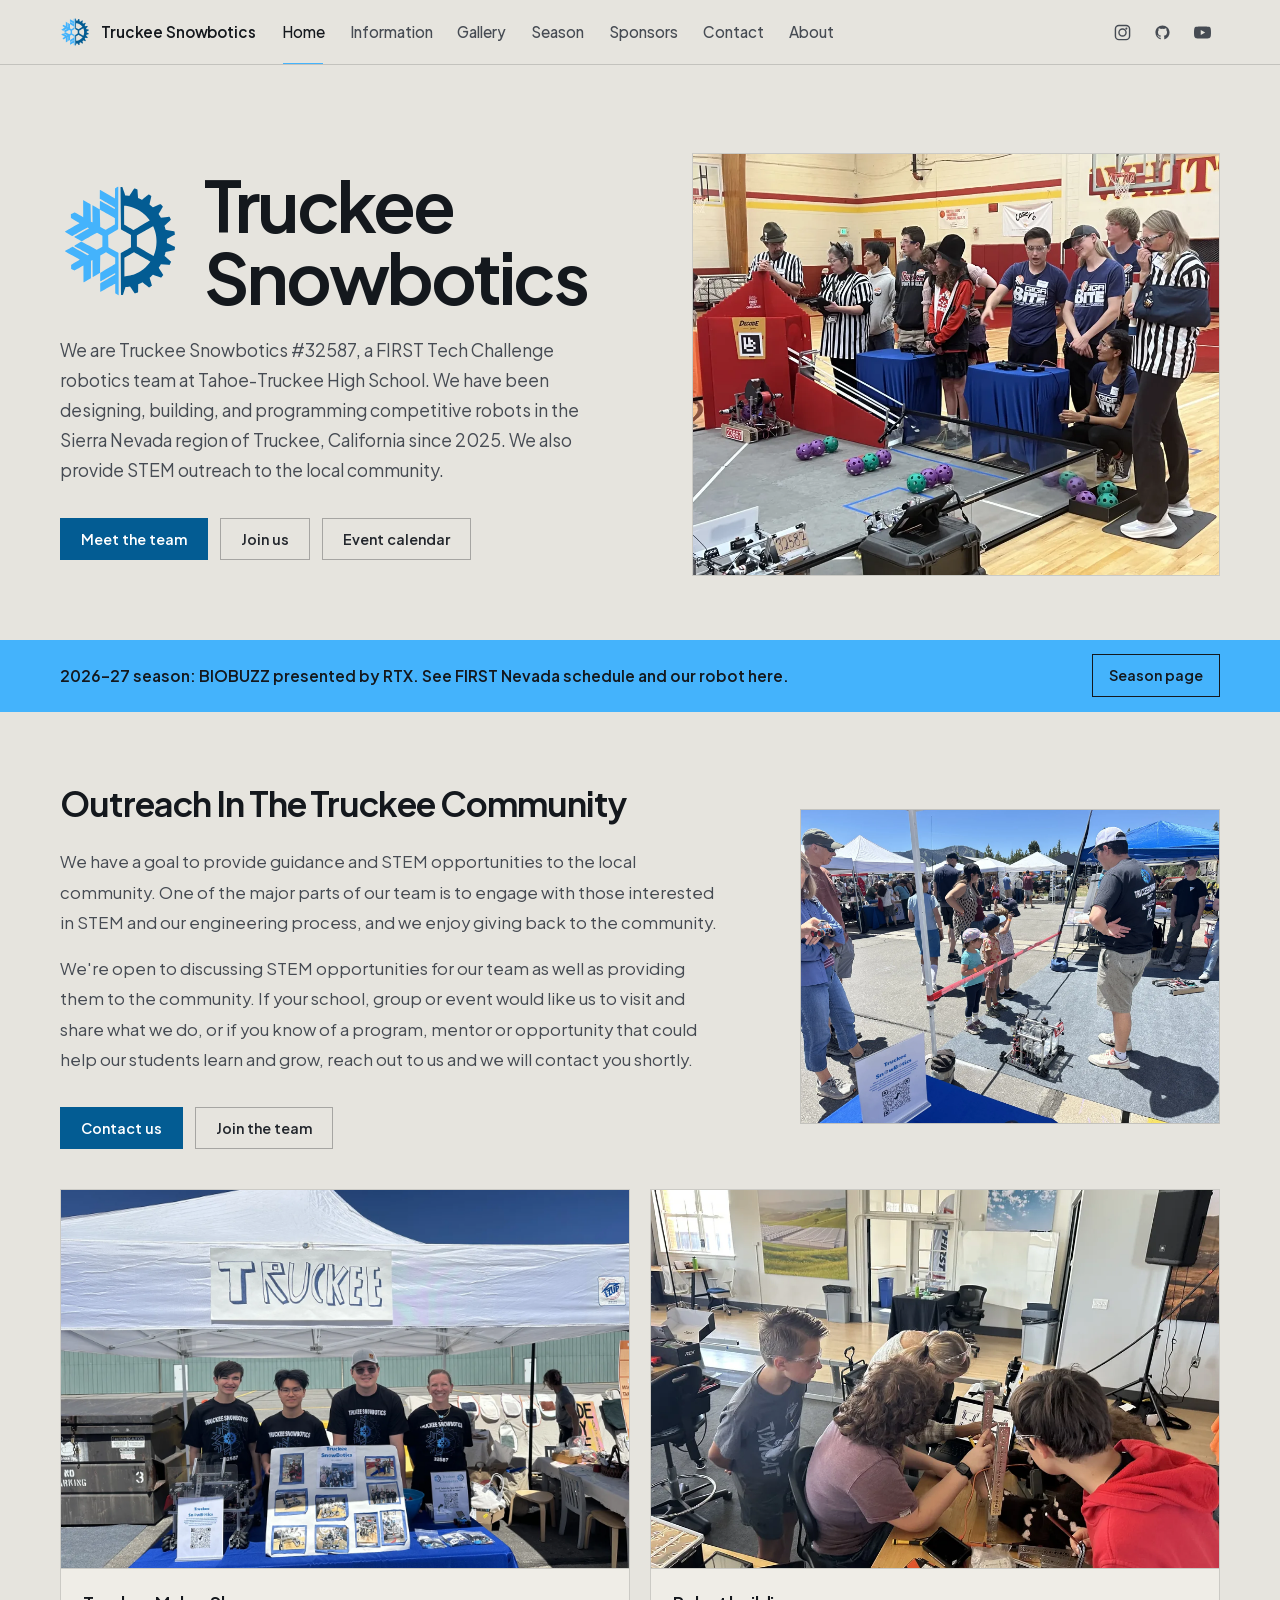
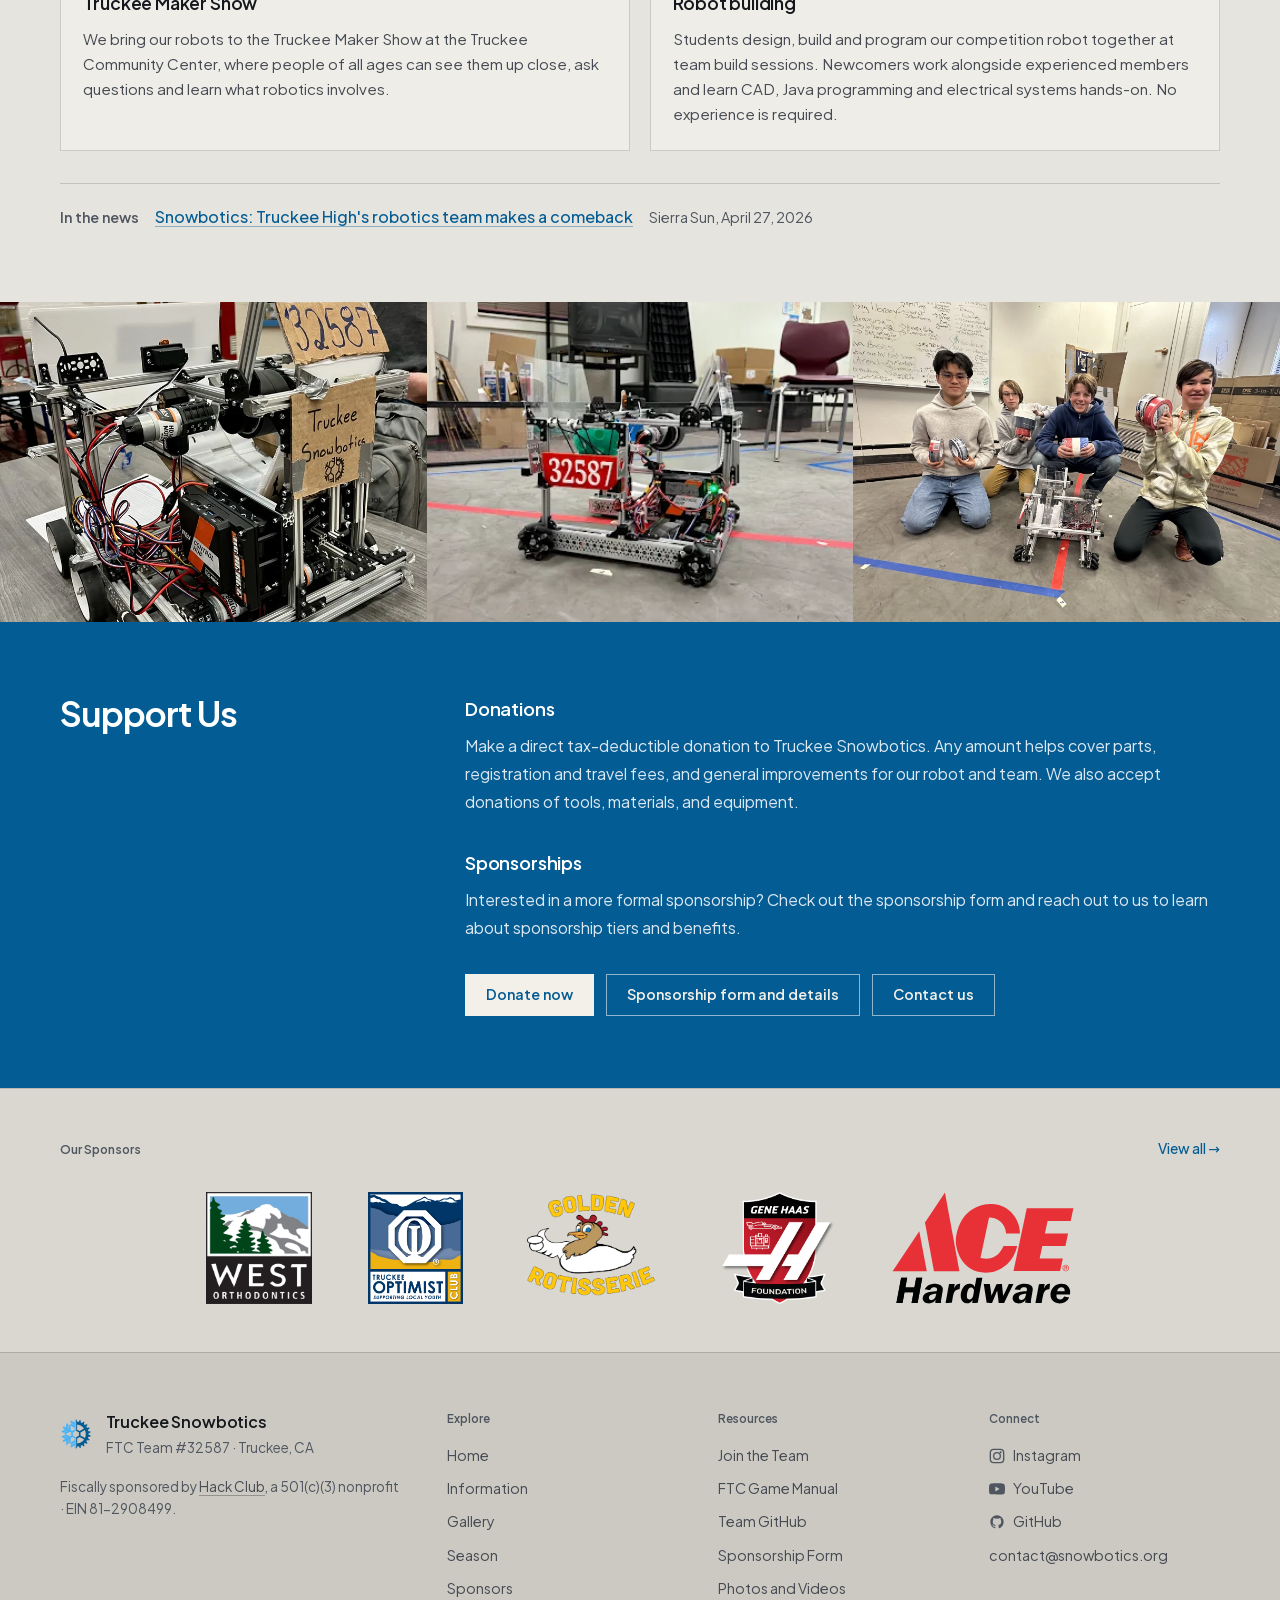
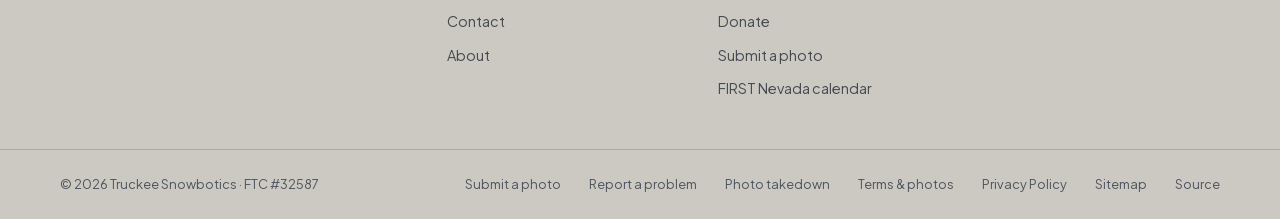
<file: index.html>
<!DOCTYPE html>
<html lang="en">
<head>
  <meta charset="UTF-8" />
  <meta name="viewport" content="width=device-width, initial-scale=1.0" />
  <meta name="author" content="Truckee Snowbotics" />
  <meta name="description" content="Truckee Snowbotics — FTC Team #32587. Student robotics team from Tahoe-Truckee High School, Truckee, CA." />
  <title>Truckee Snowbotics · FTC #32587</title>
  <!-- @meta -->
  <link rel="canonical" href="https://snowbotics.org/" />
  <!-- Open Graph -->
  <meta property="og:type" content="website" />
  <meta property="og:site_name" content="Truckee Snowbotics" />
  <meta property="og:url" content="https://snowbotics.org/" />
  <meta property="og:title" content="Truckee Snowbotics · FTC #32587" />
  <meta property="og:description" content="Truckee Snowbotics — FTC Team #32587. Student robotics team from Tahoe-Truckee High School, Truckee, CA." />
  <meta property="og:image" content="https://snowbotics.org/images/site/og-card.png" />
  <meta property="og:image:width" content="1200" />
  <meta property="og:image:height" content="630" />
  <meta property="og:image:type" content="image/png" />
  <meta property="og:image:alt" content="Truckee Snowbotics — FTC Team #32587" />
  <!-- Twitter Card -->
  <meta name="twitter:card" content="summary_large_image" />
  <meta name="twitter:title" content="Truckee Snowbotics · FTC #32587" />
  <meta name="twitter:description" content="Truckee Snowbotics — FTC Team #32587. Student robotics team from Tahoe-Truckee High School, Truckee, CA." />
  <meta name="twitter:image" content="https://snowbotics.org/images/site/og-card.png" />
  <!-- @endmeta -->
  <!-- @partial head-common -->
  <link rel="icon" type="image/svg+xml" href="/images/site/favicon.svg" />
  <link rel="shortcut icon" href="/favicon.ico" />
  <link rel="apple-touch-icon" sizes="180x180" href="/images/site/apple-touch-icon.png" />
  <meta name="theme-color" content="#e6e4de" />
  <link rel="manifest" href="/site.webmanifest" />
  <link rel="preload" href="/assets/fonts/plus-jakarta-sans.woff2" as="font" type="font/woff2" crossorigin />
  <link rel="stylesheet" href="/assets/css/main.css" />
  <!-- @endpartial head-common -->
  <!-- Structured Data -->
  <script type="application/ld+json">
  {
    "@context": "https://schema.org",
    "@type": "SportsOrganization",
    "name": "Truckee Snowbotics",
    "alternateName": "FTC Team #32587",
    "url": "https://snowbotics.org/",
    "logo": "https://snowbotics.org/images/site/logo.svg",
    "image": "https://snowbotics.org/images/site/og-card.png",
    "description": "Truckee Snowbotics is FTC Team #32587, a student-run FIRST Tech Challenge robotics team from Tahoe-Truckee High School in Truckee, California.",
    "email": "contact@snowbotics.org",
    "location": {
      "@type": "Place",
      "name": "Tahoe-Truckee High School",
      "address": {
        "@type": "PostalAddress",
        "addressLocality": "Truckee",
        "addressRegion": "CA",
        "addressCountry": "US"
      }
    },
    "sameAs": [
      "https://www.instagram.com/truckeesnowbotics/",
      "https://www.youtube.com/@TruckeeSnowbotics",
      "https://github.com/truckee-snowbotics"
    ],
    "foundingDate": "2025",
    "sport": "Robotics"
  }
  </script>
  <!-- Preload page data -->
  <link rel="preload" href="/assets/data/sponsors.json" as="fetch" crossorigin />
  <link rel="preload" href="/assets/data/links.json" as="fetch" crossorigin />
</head>
<body>
<a class="skip-link" href="#main-content">Skip to main content</a>

  <!-- ── HEADER ─────────────────────────────── -->
  <!-- @partial header -->
  <header class="site-header" id="top">
    <div class="header-inner">

      <a href="/" class="header-brand">
        <img src="/images/site/logo.svg" alt="" width="34" height="34" />
        <span>Truckee Snowbotics</span>
      </a>

      <nav class="nav" id="main-nav" aria-label="Main">
        <a href="/" class="active" aria-current="page">Home</a>
        <a href="/information/">Information</a>
        <a href="/gallery/">Gallery</a>
        <a href="/season/">Season</a>
        <a href="/sponsors/">Sponsors</a>
        <a href="/contact/">Contact</a>
        <a href="/about/">About</a>
      </nav>

      <div class="header-actions">
        <a href="#" data-link-key="instagram" target="_blank" rel="noopener" class="btn-icon" aria-label="Instagram">
          <svg width="17" height="17" viewBox="0 0 24 24" fill="none" stroke="currentColor" stroke-width="2" stroke-linecap="round" stroke-linejoin="round" aria-hidden="true">
            <rect x="2" y="2" width="20" height="20" rx="5"/>
            <circle cx="12" cy="12" r="5"/>
            <circle cx="17.5" cy="6.5" r="1.5" fill="currentColor" stroke="none"/>
          </svg>
        </a>
        <a href="#" data-link-key="githubRepo" target="_blank" rel="noopener" class="btn-icon" aria-label="GitHub">
          <svg width="17" height="17" viewBox="0 0 24 24" fill="currentColor" aria-hidden="true">
            <path d="M12 2C6.477 2 2 6.477 2 12c0 4.42 2.865 8.166 6.839 9.489.5.092.682-.217.682-.482 0-.237-.008-.866-.013-1.7-2.782.603-3.369-1.342-3.369-1.342-.454-1.155-1.11-1.462-1.11-1.462-.908-.62.069-.608.069-.608 1.003.07 1.531 1.03 1.531 1.03.892 1.529 2.341 1.087 2.91.831.092-.646.35-1.086.636-1.336-2.22-.253-4.555-1.11-4.555-4.943 0-1.091.39-1.984 1.029-2.683-.103-.253-.446-1.27.098-2.647 0 0 .84-.269 2.75 1.025A9.578 9.578 0 0112 6.836a9.59 9.59 0 012.504.337c1.909-1.294 2.747-1.025 2.747-1.025.546 1.377.202 2.394.1 2.647.64.699 1.028 1.592 1.028 2.683 0 3.842-2.339 4.687-4.566 4.935.359.309.678.919.678 1.852 0 1.336-.012 2.415-.012 2.743 0 .267.18.578.688.48C19.138 20.163 22 16.418 22 12c0-5.523-4.477-10-10-10z"/>
          </svg>
        </a>
        <a href="#" data-link-key="youtube" target="_blank" rel="noopener" class="btn-icon" aria-label="YouTube">
          <svg width="17" height="17" viewBox="0 0 24 24" fill="currentColor" aria-hidden="true">
            <path d="M23.498 6.186a3.016 3.016 0 0 0-2.122-2.136C19.505 3.545 12 3.545 12 3.545s-7.505 0-9.377.505A3.017 3.017 0 0 0 .502 6.186C0 8.07 0 12 0 12s0 3.93.502 5.814a3.016 3.016 0 0 0 2.122 2.136c1.871.505 9.376.505 9.376.505s7.505 0 9.377-.505a3.015 3.015 0 0 0 2.122-2.136C24 15.93 24 12 24 12s0-3.93-.502-5.814zM9.545 15.568V8.432L15.818 12l-6.273 3.568z"/>
          </svg>
        </a>
        <button class="hamburger" id="hamburger" aria-label="Menu" aria-expanded="false" aria-controls="mobile-nav">
          <span></span><span></span><span></span>
        </button>
      </div>

    </div>
  </header>

  <!-- Mobile nav drawer -->
  <div class="mobile-nav" id="mobile-nav" aria-hidden="true">
    <a href="/" class="active" aria-current="page">Home</a>
    <a href="/information/">Information</a>
    <a href="/gallery/">Gallery</a>
    <a href="/season/">Season</a>
    <a href="/sponsors/">Sponsors</a>
    <a href="/contact/">Contact</a>
    <a href="/about/">About</a>
    <div class="mobile-nav-actions">
      <a href="#" data-link-key="instagram" target="_blank" rel="noopener">Instagram</a>
      <a href="#" data-link-key="github" target="_blank" rel="noopener">GitHub</a>
      <a href="#" data-link-key="youtube" target="_blank" rel="noopener">YouTube</a>
      <a href="#" data-link-key="join">Join</a>
    </div>
  </div>
  <!-- @endpartial header -->

  <main id="main-content" class="home">

    <!-- ── INTRO ──────────────────────────────── -->
    <section class="hero" id="about">
      <div class="hero-inner">

        <div class="hero-text">
          <div class="hero-brand">
            <img class="hero-logo" src="/images/site/logo.svg" alt="" width="120" height="120" />
            <h1 class="hero-title">Truckee Snowbotics</h1>
          </div>
          <p class="hero-body">
            We are Truckee Snowbotics #32587, a FIRST Tech Challenge robotics team at Tahoe-Truckee High School. We have been designing, building, and programming
            competitive robots in the Sierra Nevada region of Truckee, California since 2025. We also provide STEM outreach to the local community.
          </p>
          <div class="hero-cta">
            <a href="/about/" class="btn-primary">Meet the team</a>
            <a href="#" data-link-key="join" class="btn-outline">Join us</a>
            <!-- @seasoncta -->
            <a href="/season/#calendar" class="btn-outline">Event calendar</a>
            <!-- @endseasoncta -->
          </div>
        </div>

        <figure class="hero-photo">
          <!-- @heroPhoto -->
          <img src="/images/site/home.webp" alt="Truckee Snowbotics team at a competition" width="1080" height="810" fetchpriority="high" decoding="async" />
          <!-- @endheroPhoto -->
        </figure>

      </div>

    </section>

    <!-- ── SEASON BANNER ───────────────────────── -->
    <!-- @banner -->
    <div class="banner">
      <span class="banner-text">2026–27 season: BIOBUZZ presented by RTX. See FIRST Nevada schedule and our robot here.</span>
      <a class="banner-link" href="/season/">Season page</a>
    </div>
    <!-- @endbanner -->

    <!-- ── OUTREACH ───────────────────────────── -->
    <section class="section" id="outreach">
      <div class="section-inner">
        <div class="about-split">
          <div class="about-split__text">
            <div class="section-header">
              <h2>Outreach In The Truckee Community</h2>
            </div>
            <p class="about-body">We have a goal to provide guidance and STEM opportunities to the local community. One of the major parts of our team is to engage with those interested in STEM and our engineering process, and we enjoy giving back to the community.</p>
            <p class="about-body">We're open to discussing STEM opportunities for our team as well as providing them to the community. If your school, group or event would like us to visit and share what we do, or if you know of a program, mentor or opportunity that could help our students learn and grow, reach out to us and we will contact you shortly.</p>
            <div class="btn-row">
              <a href="/contact/" class="btn-primary">Contact us</a>
              <a href="#" data-link-key="join" class="btn-outline" target="_blank" rel="noopener">Join the team</a>
            </div>
          </div>
          <div class="about-split__img">
            <img src="/images/gallery/03-2026-maker-show-2.webp" alt="Kids watching a Snowbotics robot demonstration at a community show" width="1600" height="1200" loading="lazy" decoding="async" />
          </div>
        </div>
        <div class="program-grid">
          <article class="program-card">
            <img src="/images/gallery/04-2026-maker-show.webp" alt="The Snowbotics team at their booth at the Truckee Maker Show" width="1600" height="1200" loading="lazy" decoding="async" />
            <div class="program-card-body">
              <h3 class="program-card-title">Truckee Maker Show</h3>
              <p class="program-card-text">We bring our robots to the Truckee Maker Show at the Truckee Community Center, where people of all ages can see them up close, ask questions and learn what robotics involves.</p>
            </div>
          </article>
          <article class="program-card">
            <img src="/images/gallery/09-2025-development.webp" alt="Students and mentors working on a robot together at a build session" width="1080" height="810" loading="lazy" decoding="async" />
            <div class="program-card-body">
              <h3 class="program-card-title">Robot building</h3>
              <p class="program-card-text">Students design, build and program our competition robot together at team build sessions. Newcomers work alongside experienced members and learn CAD, Java programming and electrical systems hands-on. No experience is required.</p>
            </div>
          </article>
        </div>
        <p class="outreach-press">
          <span class="outreach-press-label">In the news</span>
          <a data-link-key="sierra-sun-article" href="#" target="_blank" rel="noopener">Snowbotics: Truckee High's robotics team makes a comeback</a>
          <span class="outreach-press-meta">Sierra Sun, April 27, 2026</span>
        </p>
      </div>
    </section>

    <!-- ── PHOTO STRIP ─────────────────────────── -->
    <div class="photo-strip">
      <img src="/images/gallery/07-2025-robot-prototype.webp" alt="A student working on a robot prototype at a workbench" width="1080" height="810" loading="lazy" decoding="async" />
      <img src="/images/gallery/08-2025-robot.webp" alt="The Snowbotics competition robot, number 32587" width="1080" height="810" loading="lazy" decoding="async" />
      <img src="/images/gallery/12-2026-team-2.webp" alt="Team members with a robot at a build session" width="1080" height="810" loading="lazy" decoding="async" />
    </div>

    <!-- ── DONATE ────────────────────────────── -->
    <!-- @partial support -->
    <section class="section section--split section--blue" id="donate">
      <div class="section-inner">
        <div class="section-header">
          <h2>Support Us</h2>
        </div>
        <div class="info-text">
          <div class="info-item">
            <h3 class="info-item-title">Donations</h3>
            <p>Make a direct tax-deductible donation to Truckee Snowbotics. Any amount helps cover parts, registration and travel fees, and general improvements for our robot and team. We also accept donations of tools, materials, and equipment.</p>
          </div>
          <div class="info-item">
            <h3 class="info-item-title">Sponsorships</h3>
            <p>Interested in a more formal sponsorship? Check out the sponsorship form and reach out to us to learn about sponsorship tiers and benefits.</p>
          </div>
        </div>
        <div class="btn-row">
          <a data-link-key="donate" href="#" class="btn-primary" target="_blank" rel="noopener">Donate now</a>
          <a href="#" data-link-key="sponsorshipForm" class="btn-outline" target="_blank" rel="noopener">Sponsorship form and details</a>
          <a href="/contact/" class="btn-outline">Contact us</a>
        </div>
      </div>
    </section>
    <!-- @endpartial support -->

  </main>

  <!-- ── SPONSOR BAR ───────────────────────────── -->
  <div class="sponsor-bar">
    <span class="sponsor-bar-label">Our Sponsors</span>
    <div class="sponsor-bar-logos" id="sponsor-bar-logos">
      <!-- @sponsorbar -->
      <a class="sponsor-bar-logo" href="https://www.drwestortho.com/" target="_blank" rel="noopener noreferrer"><img src="/images/sponsors/west-orthodontics.jpg" alt="West Orthodontics banner" loading="lazy" decoding="async" /></a>
      <a class="sponsor-bar-logo" href="https://www.truckeeoptimistclub.com/" target="_blank" rel="noopener noreferrer"><img src="/images/sponsors/truckee-optimist-club.png" alt="Truckee Optimist Club banner" loading="lazy" decoding="async" /></a>
      <a class="sponsor-bar-logo" href="https://goldenrotisserieinc.com/" target="_blank" rel="noopener noreferrer"><img src="/images/sponsors/golden-rotisserie.png" alt="Golden Rotisserie banner" loading="lazy" decoding="async" /></a>
      <a class="sponsor-bar-logo" href="https://www.ghaasfoundation.org/" target="_blank" rel="noopener noreferrer"><img src="/images/sponsors/gene-haas-foundation.avif" alt="Gene Haas Foundation banner" loading="lazy" decoding="async" /></a>
      <a class="sponsor-bar-logo" href="https://www.acehardware.com/" target="_blank" rel="noopener noreferrer"><img src="/images/sponsors/ace-hardware.svg" alt="Ace Hardware banner" loading="lazy" decoding="async" /></a>
      <!-- @endsponsorbar -->
    </div>
    <a href="/sponsors/" class="sponsor-bar-link">View all →</a>
  </div>

  <!-- ── FOOTER ────────────────────────────────── -->
  <!-- @partial footer -->
  <footer class="site-footer">
    <div class="footer-inner">

      <div class="footer-brand">
        <div class="footer-brand-head">
          <img src="/images/site/logo.svg" alt="" width="32" height="32" />
          <div>
            <span class="footer-name">Truckee Snowbotics</span>
            <span class="footer-sub">FTC Team #32587 · Truckee, CA</span>
          </div>
        </div>
        <p class="footer-blurb">
          Fiscally sponsored by <a href="https://hackclub.com/hcb/" target="_blank" rel="noopener">Hack Club</a>,
          a 501(c)(3) nonprofit · EIN 81-2908499.
        </p>
      </div>

      <div class="footer-col">
        <h2>Explore</h2>
        <nav class="footer-nav" aria-label="Footer">
          <a href="/">Home</a>
          <a href="/information/">Information</a>
          <a href="/gallery/">Gallery</a>
          <a href="/season/">Season</a>
          <a href="/sponsors/">Sponsors</a>
          <a href="/contact/">Contact</a>
          <a href="/about/">About</a>
        </nav>
      </div>

      <div class="footer-col">
        <h2>Resources</h2>
        <!-- Every "listed" entry in links.json (written by scripts/build_links.py) -->
        <div class="footer-list" id="footer-links-list">
          <!-- @footerlinks -->
          <a href="#" data-link-key="join">Join the Team</a>
          <a href="#" data-link-key="ftc-manual">FTC Game Manual</a>
          <a href="#" data-link-key="github">Team GitHub</a>
          <a href="#" data-link-key="sponsorshipForm">Sponsorship Form</a>
          <a href="#" data-link-key="photos">Photos and Videos</a>
          <a href="#" data-link-key="donate">Donate</a>
          <a href="#" data-link-key="submitPhoto">Submit a photo</a>
          <a href="#" data-link-key="firstNevadaCalendar">FIRST Nevada calendar</a>
          <!-- @endfooterlinks -->
        </div>
      </div>

      <div class="footer-col">
        <h2>Connect</h2>
        <nav aria-label="Social links">
          <a data-link-key="instagram" href="#" target="_blank" rel="noopener">
            <svg width="16" height="16" viewBox="0 0 24 24" fill="none" stroke="currentColor" stroke-width="2" stroke-linecap="round" stroke-linejoin="round" aria-hidden="true">
              <rect x="2" y="2" width="20" height="20" rx="5"/>
              <circle cx="12" cy="12" r="5"/>
              <circle cx="17.5" cy="6.5" r="1.5" fill="currentColor" stroke="none"/>
            </svg>
            Instagram
          </a>
          <a href="#" data-link-key="youtube" target="_blank" rel="noopener">
            <svg width="16" height="16" viewBox="0 0 24 24" fill="currentColor" aria-hidden="true">
              <path d="M23.498 6.186a3.016 3.016 0 0 0-2.122-2.136C19.505 3.545 12 3.545 12 3.545s-7.505 0-9.377.505A3.017 3.017 0 0 0 .502 6.186C0 8.07 0 12 0 12s0 3.93.502 5.814a3.016 3.016 0 0 0 2.122 2.136c1.871.505 9.376.505 9.376.505s7.505 0 9.377-.505a3.015 3.015 0 0 0 2.122-2.136C24 15.93 24 12 24 12s0-3.93-.502-5.814zM9.545 15.568V8.432L15.818 12l-6.273 3.568z"/>
            </svg>
            YouTube
          </a>
          <a data-link-key="github" href="#" target="_blank" rel="noopener">
            <svg width="16" height="16" viewBox="0 0 24 24" fill="currentColor" aria-hidden="true">
              <path d="M12 2C6.477 2 2 6.477 2 12c0 4.42 2.865 8.166 6.839 9.489.5.092.682-.217.682-.482 0-.237-.008-.866-.013-1.7-2.782.603-3.369-1.342-3.369-1.342-.454-1.155-1.11-1.462-1.11-1.462-.908-.62.069-.608.069-.608 1.003.07 1.531 1.03 1.531 1.03.892 1.529 2.341 1.087 2.91.831.092-.646.35-1.086.636-1.336-2.22-.253-4.555-1.11-4.555-4.943 0-1.091.39-1.984 1.029-2.683-.103-.253-.446-1.27.098-2.647 0 0 .84-.269 2.75 1.025A9.578 9.578 0 0112 6.836a9.59 9.59 0 012.504.337c1.909-1.294 2.747-1.025 2.747-1.025.546 1.377.202 2.394.1 2.647.64.699 1.028 1.592 1.028 2.683 0 3.842-2.339 4.687-4.566 4.935.359.309.678.919.678 1.852 0 1.336-.012 2.415-.012 2.743 0 .267.18.578.688.48C19.138 20.163 22 16.418 22 12c0-5.523-4.477-10-10-10z"/>
            </svg>
            GitHub
          </a>
          <a data-link-key="email" href="#">contact@snowbotics.org</a>
        </nav>
      </div>

    </div>
    <div class="footer-bottom">
      <span>© 2026 Truckee Snowbotics · FTC #32587</span>
      <a data-link-key="submitPhoto" href="#" target="_blank" rel="noopener">Submit a photo</a>
      <a data-link-key="reportProblem" href="#" target="_blank" rel="noopener">Report a problem</a>
      <a data-link-key="takedown" href="#">Photo takedown</a>
      <a href="/terms/">Terms &amp; photos</a>
      <a href="/privacy/">Privacy Policy</a>
      <a href="/sitemap.xml">Sitemap</a>
      <a data-link-key="githubRepo" href="#" target="_blank" rel="noopener">Source</a>
    </div>
  </footer>
  <!-- @endpartial footer -->

  <!-- @partial scripts -->
  <script src="/assets/js/main.js" defer></script>
  <!-- @endpartial scripts -->
</body>
</html>
</file>
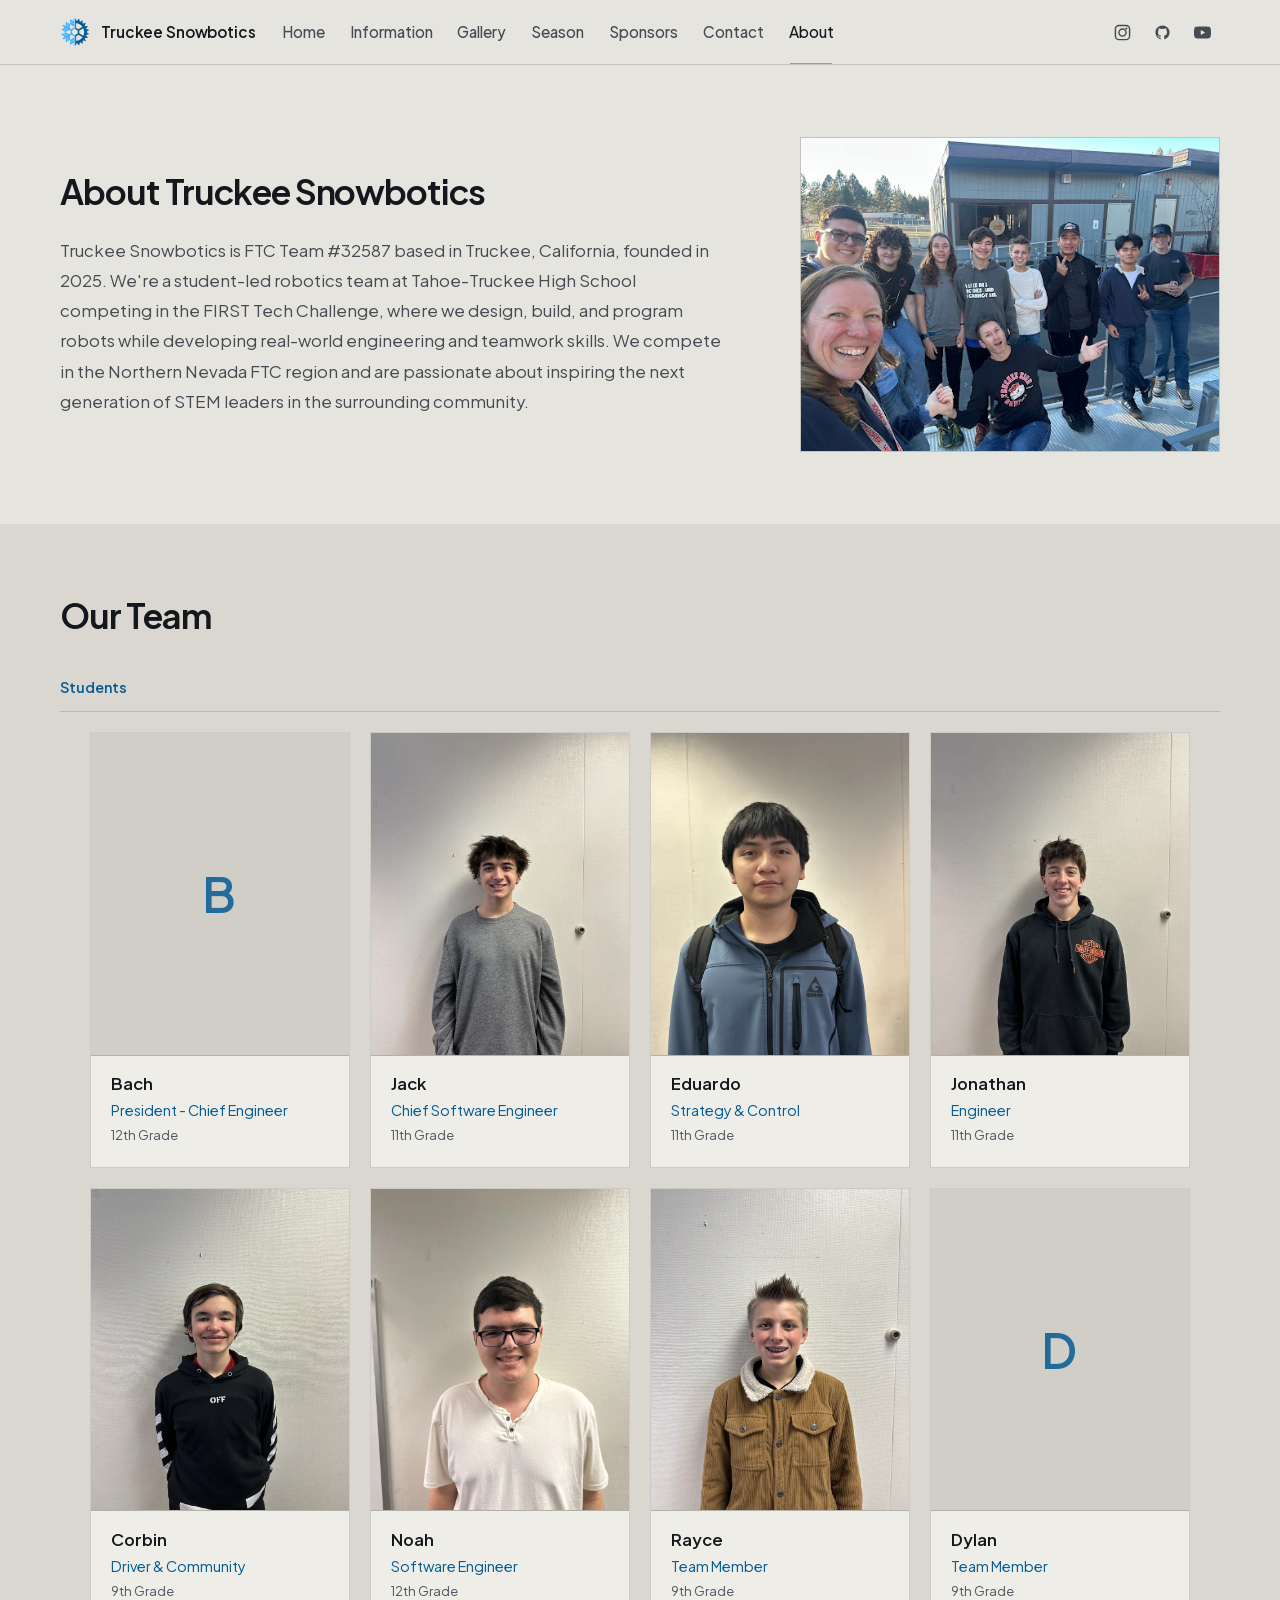
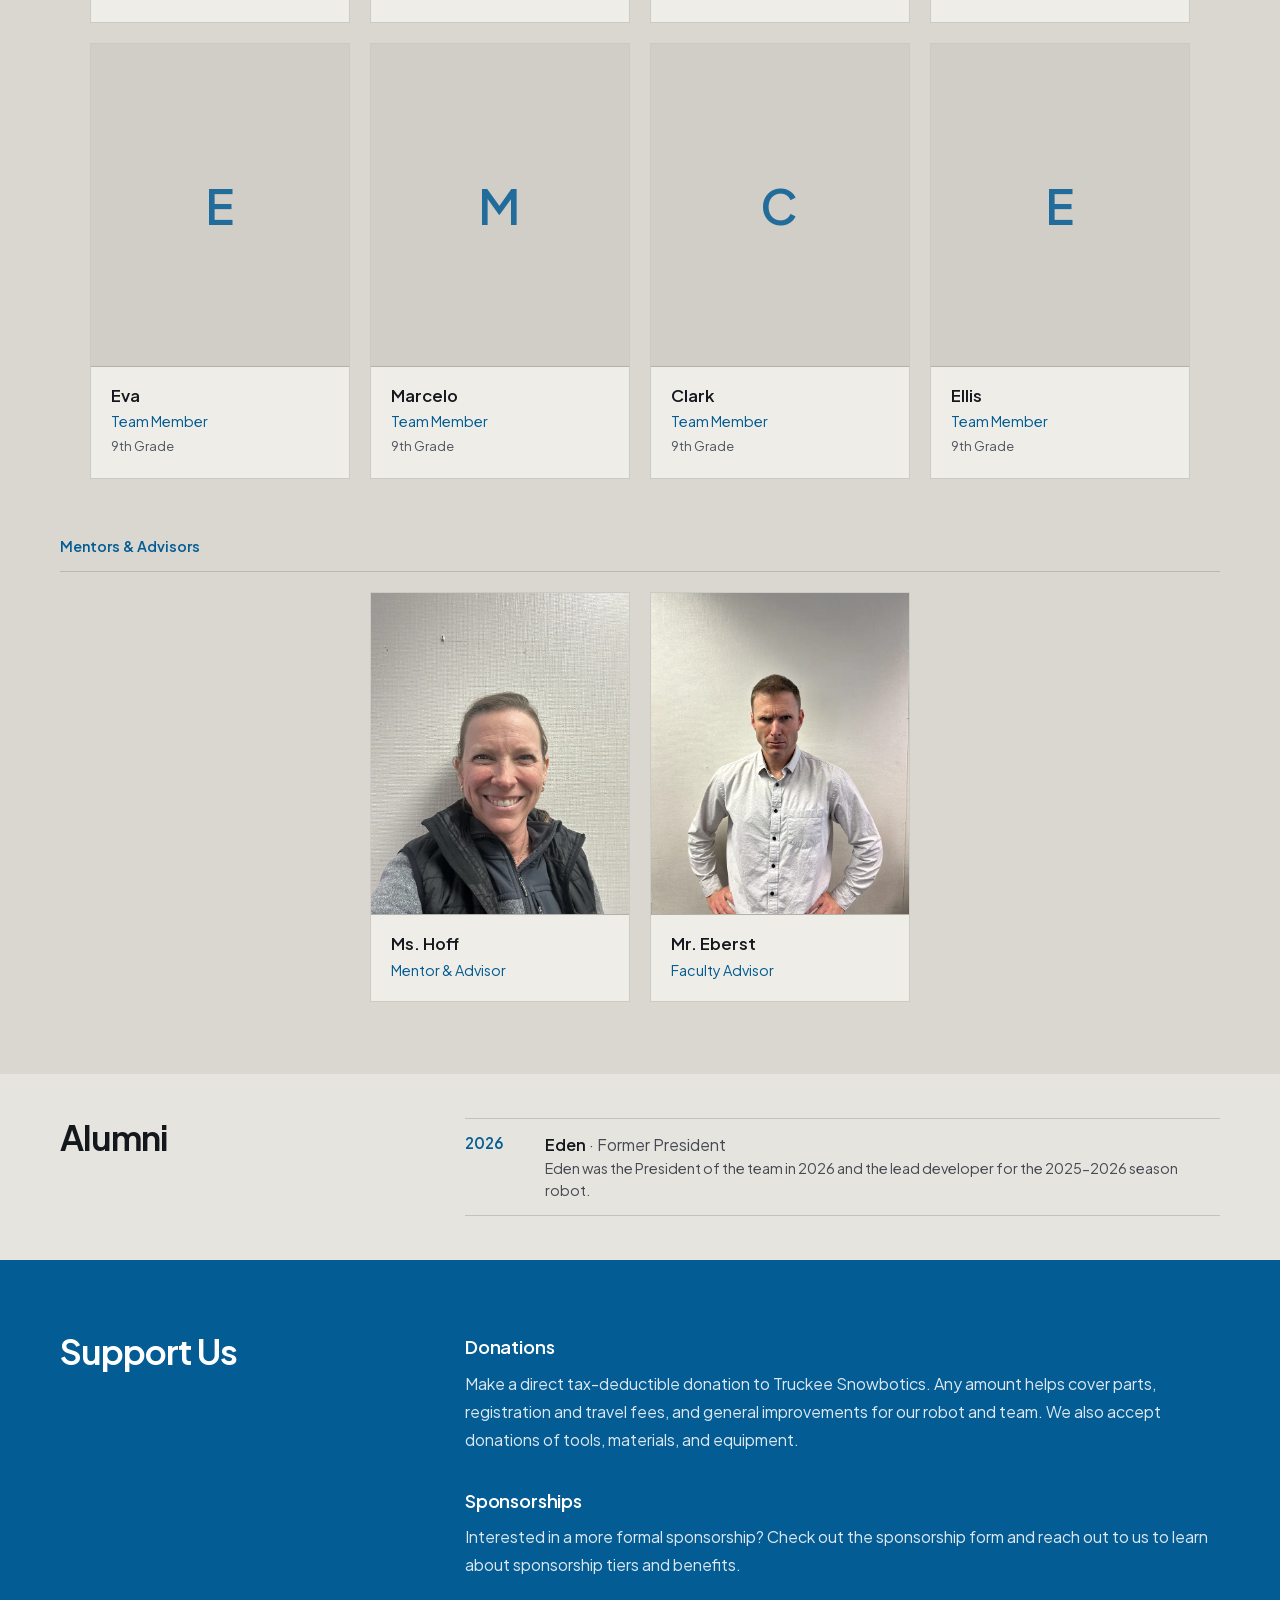
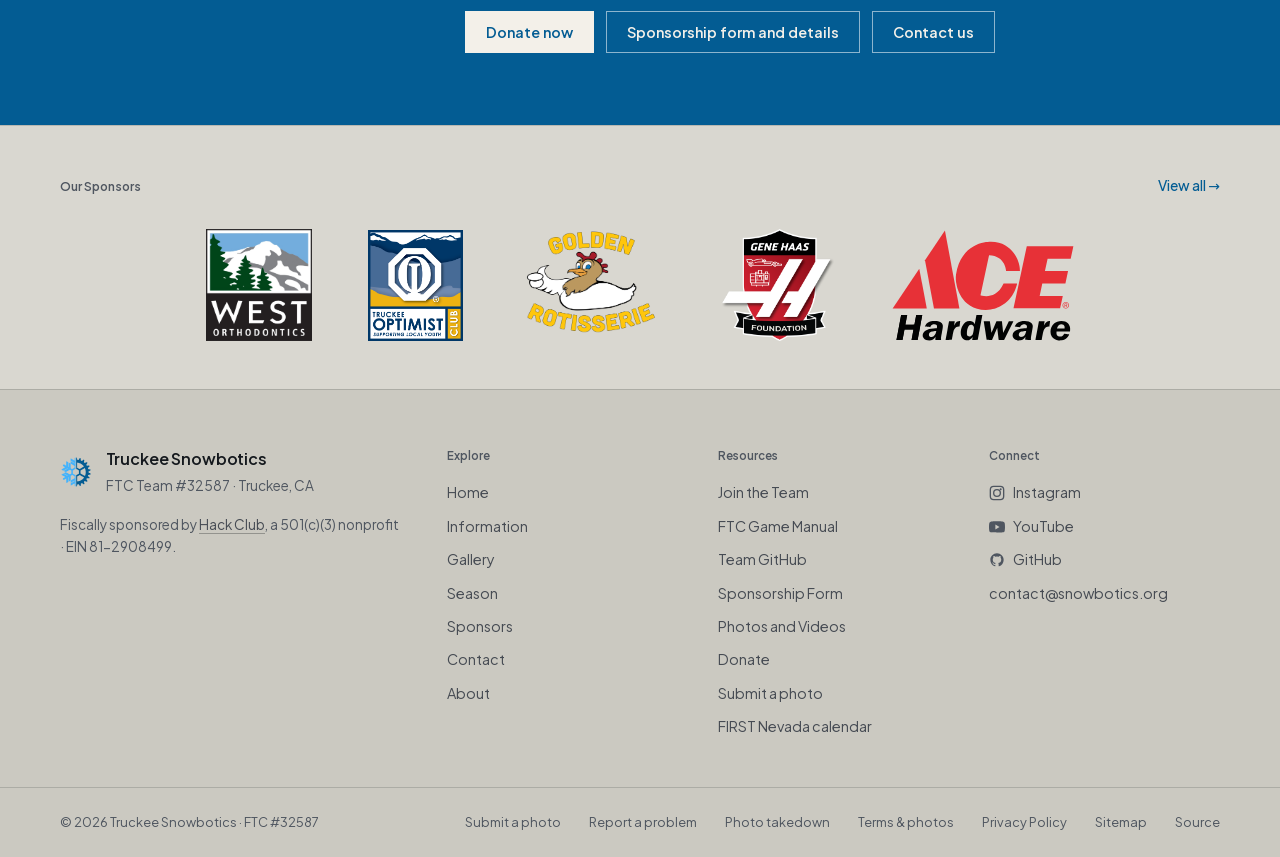
<file: about/index.html>
<!DOCTYPE html>
<html lang="en">
<head>
  <meta charset="UTF-8" />
  <meta name="viewport" content="width=device-width, initial-scale=1.0" />
  <meta name="author" content="Truckee Snowbotics" />
  <meta name="description" content="Meet the student builders and mentors of Truckee Snowbotics, FTC Team #32587 based at Tahoe-Truckee High School in Truckee, CA." />
  <title>About · Truckee Snowbotics</title>
  <!-- @meta -->
  <link rel="canonical" href="https://snowbotics.org/about/" />
  <!-- Open Graph -->
  <meta property="og:type" content="website" />
  <meta property="og:site_name" content="Truckee Snowbotics" />
  <meta property="og:url" content="https://snowbotics.org/about/" />
  <meta property="og:title" content="About · Truckee Snowbotics" />
  <meta property="og:description" content="Meet the student builders and mentors of Truckee Snowbotics, FTC Team #32587 based at Tahoe-Truckee High School in Truckee, CA." />
  <meta property="og:image" content="https://snowbotics.org/images/site/og-card.png" />
  <meta property="og:image:width" content="1200" />
  <meta property="og:image:height" content="630" />
  <meta property="og:image:type" content="image/png" />
  <meta property="og:image:alt" content="Truckee Snowbotics — FTC Team #32587" />
  <!-- Twitter Card -->
  <meta name="twitter:card" content="summary_large_image" />
  <meta name="twitter:title" content="About · Truckee Snowbotics" />
  <meta name="twitter:description" content="Meet the student builders and mentors of Truckee Snowbotics, FTC Team #32587 based at Tahoe-Truckee High School in Truckee, CA." />
  <meta name="twitter:image" content="https://snowbotics.org/images/site/og-card.png" />
  <!-- @endmeta -->
  <!-- @partial head-common -->
  <link rel="icon" type="image/svg+xml" href="/images/site/favicon.svg" />
  <link rel="shortcut icon" href="/favicon.ico" />
  <link rel="apple-touch-icon" sizes="180x180" href="/images/site/apple-touch-icon.png" />
  <meta name="theme-color" content="#e6e4de" />
  <link rel="manifest" href="/site.webmanifest" />
  <link rel="preload" href="/assets/fonts/plus-jakarta-sans.woff2" as="font" type="font/woff2" crossorigin />
  <link rel="stylesheet" href="/assets/css/main.css" />
  <!-- @endpartial head-common -->
  <!-- Structured Data -->
  <!-- @breadcrumb -->
  <script type="application/ld+json">
  {
    "@context": "https://schema.org",
    "@type": "BreadcrumbList",
    "itemListElement": [
      {"@type": "ListItem", "position": 1, "name": "Home", "item": "https://snowbotics.org/"},
      {"@type": "ListItem", "position": 2, "name": "About", "item": "https://snowbotics.org/about/"}
    ]
  }
  </script>
  <!-- @endbreadcrumb -->
  <!-- Preload page data -->
  <link rel="preload" href="/assets/data/links.json" as="fetch" crossorigin />
</head>
<body>
<a class="skip-link" href="#main-content">Skip to main content</a>

  <!-- ── HEADER ──────────────────────────────── -->
  <!-- @partial header -->
  <header class="site-header" id="top">
    <div class="header-inner">

      <a href="/" class="header-brand">
        <img src="/images/site/logo.svg" alt="" width="34" height="34" />
        <span>Truckee Snowbotics</span>
      </a>

      <nav class="nav" id="main-nav" aria-label="Main">
        <a href="/">Home</a>
        <a href="/information/">Information</a>
        <a href="/gallery/">Gallery</a>
        <a href="/season/">Season</a>
        <a href="/sponsors/">Sponsors</a>
        <a href="/contact/">Contact</a>
        <a href="/about/" class="active" aria-current="page">About</a>
      </nav>

      <div class="header-actions">
        <a href="#" data-link-key="instagram" target="_blank" rel="noopener" class="btn-icon" aria-label="Instagram">
          <svg width="17" height="17" viewBox="0 0 24 24" fill="none" stroke="currentColor" stroke-width="2" stroke-linecap="round" stroke-linejoin="round" aria-hidden="true">
            <rect x="2" y="2" width="20" height="20" rx="5"/>
            <circle cx="12" cy="12" r="5"/>
            <circle cx="17.5" cy="6.5" r="1.5" fill="currentColor" stroke="none"/>
          </svg>
        </a>
        <a href="#" data-link-key="githubRepo" target="_blank" rel="noopener" class="btn-icon" aria-label="GitHub">
          <svg width="17" height="17" viewBox="0 0 24 24" fill="currentColor" aria-hidden="true">
            <path d="M12 2C6.477 2 2 6.477 2 12c0 4.42 2.865 8.166 6.839 9.489.5.092.682-.217.682-.482 0-.237-.008-.866-.013-1.7-2.782.603-3.369-1.342-3.369-1.342-.454-1.155-1.11-1.462-1.11-1.462-.908-.62.069-.608.069-.608 1.003.07 1.531 1.03 1.531 1.03.892 1.529 2.341 1.087 2.91.831.092-.646.35-1.086.636-1.336-2.22-.253-4.555-1.11-4.555-4.943 0-1.091.39-1.984 1.029-2.683-.103-.253-.446-1.27.098-2.647 0 0 .84-.269 2.75 1.025A9.578 9.578 0 0112 6.836a9.59 9.59 0 012.504.337c1.909-1.294 2.747-1.025 2.747-1.025.546 1.377.202 2.394.1 2.647.64.699 1.028 1.592 1.028 2.683 0 3.842-2.339 4.687-4.566 4.935.359.309.678.919.678 1.852 0 1.336-.012 2.415-.012 2.743 0 .267.18.578.688.48C19.138 20.163 22 16.418 22 12c0-5.523-4.477-10-10-10z"/>
          </svg>
        </a>
        <a href="#" data-link-key="youtube" target="_blank" rel="noopener" class="btn-icon" aria-label="YouTube">
          <svg width="17" height="17" viewBox="0 0 24 24" fill="currentColor" aria-hidden="true">
            <path d="M23.498 6.186a3.016 3.016 0 0 0-2.122-2.136C19.505 3.545 12 3.545 12 3.545s-7.505 0-9.377.505A3.017 3.017 0 0 0 .502 6.186C0 8.07 0 12 0 12s0 3.93.502 5.814a3.016 3.016 0 0 0 2.122 2.136c1.871.505 9.376.505 9.376.505s7.505 0 9.377-.505a3.015 3.015 0 0 0 2.122-2.136C24 15.93 24 12 24 12s0-3.93-.502-5.814zM9.545 15.568V8.432L15.818 12l-6.273 3.568z"/>
          </svg>
        </a>
        <button class="hamburger" id="hamburger" aria-label="Menu" aria-expanded="false" aria-controls="mobile-nav">
          <span></span><span></span><span></span>
        </button>
      </div>

    </div>
  </header>

  <!-- Mobile nav drawer -->
  <div class="mobile-nav" id="mobile-nav" aria-hidden="true">
    <a href="/">Home</a>
    <a href="/information/">Information</a>
    <a href="/gallery/">Gallery</a>
    <a href="/season/">Season</a>
    <a href="/sponsors/">Sponsors</a>
    <a href="/contact/">Contact</a>
    <a href="/about/" class="active" aria-current="page">About</a>
    <div class="mobile-nav-actions">
      <a href="#" data-link-key="instagram" target="_blank" rel="noopener">Instagram</a>
      <a href="#" data-link-key="github" target="_blank" rel="noopener">GitHub</a>
      <a href="#" data-link-key="youtube" target="_blank" rel="noopener">YouTube</a>
      <a href="#" data-link-key="join">Join</a>
    </div>
  </div>
  <!-- @endpartial header -->

  <main id="main-content">

    <!-- ── ABOUT US ───────────────────────────── -->
    <section class="section" id="about-us">
      <div class="section-inner">
        <div class="about-split">
          <div class="about-split__text">
            <div class="section-header">
              <h1>About Truckee Snowbotics</h1>
            </div>
            <p class="about-body">
              Truckee Snowbotics is FTC Team #32587 based in Truckee, California, founded in 2025.
              We're a student-led robotics team at Tahoe-Truckee High School competing in the FIRST Tech Challenge,
              where we design, build, and program robots while developing real-world
              engineering and teamwork skills. We compete in the Northern Nevada FTC region and are passionate
              about inspiring the next generation of STEM leaders in the surrounding community.
            </p>
          </div>
          <div class="about-split__img">
            <!-- @aboutPhoto -->
            <img src="/images/site/about.webp" alt="The Snowbotics team" width="512" height="384" decoding="async" />
            <!-- @endaboutPhoto -->
          </div>
        </div>
      </div>
    </section>

    <!-- ── TEAM ───────────────────────────────── -->
    <section class="section section--band" id="team">
      <div class="section-inner">
        <div class="section-header">
          <h2>Our Team</h2>
        </div>
        <!-- Generated from /assets/data/team.json by scripts/build_team.py -->
          <!-- @team -->
          <details class="team-group" data-collapse-mobile open>
            <summary><h3 class="team-group-title"><span>Students</span><span class="team-group-count">12</span></h3></summary>
            <div class="team-grid">
              <article class="member-card">
                <div class="member-photo"><span class="member-initials" aria-hidden="true">B</span></div>
                <div class="member-body">
                  <h4 class="member-name">Bach</h4>
                  <p class="member-role">President - Chief Engineer</p>
                  <p class="member-meta">12th Grade</p>
                </div>
              </article>
              <article class="member-card">
                <div class="member-photo"><img src="/images/team/jack-portrait.webp" alt="Jack" loading="lazy" decoding="async" /></div>
                <div class="member-body">
                  <h4 class="member-name">Jack</h4>
                  <p class="member-role">Chief Software Engineer</p>
                  <p class="member-meta">11th Grade</p>
                </div>
              </article>
              <article class="member-card">
                <div class="member-photo"><img src="/images/team/eduardo-portrait.webp" alt="Eduardo" loading="lazy" decoding="async" /></div>
                <div class="member-body">
                  <h4 class="member-name">Eduardo</h4>
                  <p class="member-role">Strategy &amp; Control</p>
                  <p class="member-meta">11th Grade</p>
                </div>
              </article>
              <article class="member-card">
                <div class="member-photo"><img src="/images/team/johnny-portrait.webp" alt="Jonathan" loading="lazy" decoding="async" /></div>
                <div class="member-body">
                  <h4 class="member-name">Jonathan</h4>
                  <p class="member-role">Engineer</p>
                  <p class="member-meta">11th Grade</p>
                </div>
              </article>
              <article class="member-card">
                <div class="member-photo"><img src="/images/team/corbin-portrait.webp" alt="Corbin" loading="lazy" decoding="async" /></div>
                <div class="member-body">
                  <h4 class="member-name">Corbin</h4>
                  <p class="member-role">Driver &amp; Community</p>
                  <p class="member-meta">9th Grade</p>
                </div>
              </article>
              <article class="member-card">
                <div class="member-photo"><img src="/images/team/noah-portrait.webp" alt="Noah" loading="lazy" decoding="async" /></div>
                <div class="member-body">
                  <h4 class="member-name">Noah</h4>
                  <p class="member-role">Software Engineer</p>
                  <p class="member-meta">12th Grade</p>
                </div>
              </article>
              <article class="member-card">
                <div class="member-photo"><img src="/images/team/rayce-portrait.webp" alt="Rayce" loading="lazy" decoding="async" /></div>
                <div class="member-body">
                  <h4 class="member-name">Rayce</h4>
                  <p class="member-role">Team Member</p>
                  <p class="member-meta">9th Grade</p>
                </div>
              </article>
              <article class="member-card">
                <div class="member-photo"><span class="member-initials" aria-hidden="true">D</span></div>
                <div class="member-body">
                  <h4 class="member-name">Dylan</h4>
                  <p class="member-role">Team Member</p>
                  <p class="member-meta">9th Grade</p>
                </div>
              </article>
              <article class="member-card">
                <div class="member-photo"><span class="member-initials" aria-hidden="true">E</span></div>
                <div class="member-body">
                  <h4 class="member-name">Eva</h4>
                  <p class="member-role">Team Member</p>
                  <p class="member-meta">9th Grade</p>
                </div>
              </article>
              <article class="member-card">
                <div class="member-photo"><span class="member-initials" aria-hidden="true">M</span></div>
                <div class="member-body">
                  <h4 class="member-name">Marcelo</h4>
                  <p class="member-role">Team Member</p>
                  <p class="member-meta">9th Grade</p>
                </div>
              </article>
              <article class="member-card">
                <div class="member-photo"><span class="member-initials" aria-hidden="true">C</span></div>
                <div class="member-body">
                  <h4 class="member-name">Clark</h4>
                  <p class="member-role">Team Member</p>
                  <p class="member-meta">9th Grade</p>
                </div>
              </article>
              <article class="member-card">
                <div class="member-photo"><span class="member-initials" aria-hidden="true">E</span></div>
                <div class="member-body">
                  <h4 class="member-name">Ellis</h4>
                  <p class="member-role">Team Member</p>
                  <p class="member-meta">9th Grade</p>
                </div>
              </article>
            </div>
          </details>
          <details class="team-group" data-collapse-mobile open>
            <summary><h3 class="team-group-title"><span>Mentors &amp; Advisors</span><span class="team-group-count">2</span></h3></summary>
            <div class="team-grid">
              <article class="member-card">
                <div class="member-photo"><img src="/images/team/maura-portrait.webp" alt="Ms. Hoff" loading="lazy" decoding="async" /></div>
                <div class="member-body">
                  <h4 class="member-name">Ms. Hoff</h4>
                  <p class="member-role">Mentor &amp; Advisor</p>
                </div>
              </article>
              <article class="member-card">
                <div class="member-photo"><img src="/images/team/eberst-portrait.webp" alt="Mr. Eberst" loading="lazy" decoding="async" /></div>
                <div class="member-body">
                  <h4 class="member-name">Mr. Eberst</h4>
                  <p class="member-role">Faculty Advisor</p>
                </div>
              </article>
            </div>
          </details>
          <!-- @endteam -->
      </div>
    </section>

    <!-- ── ALUMNI ─────────────────────────────── -->
    <!-- Generated from /assets/data/alumni.json by scripts/build_alumni.py (omitted when there are no alumni) -->
    <!-- @alumni -->
    <section class="section section--tight section--split" id="alumni">
      <div class="section-inner">
        <div class="section-header">
          <h2>Alumni</h2>
        </div>
        <div class="alumni-list">
          <div class="alumni-row">
            <h3 class="alumni-row-year">2026</h3>
            <ul class="alumni-people">
              <li><div><strong class="alumni-name">Eden</strong> <span class="alumni-role">Former President</span> <span class="alumni-bio">Eden was the President of the team in 2026 and the lead developer for the 2025-2026 season robot.</span></div></li>
            </ul>
          </div>
        </div>
      </div>
    </section>
    <!-- @endalumni -->

    <!-- ── DONATE ────────────────────────────── -->
    <!-- @partial support -->
    <section class="section section--split section--blue" id="donate">
      <div class="section-inner">
        <div class="section-header">
          <h2>Support Us</h2>
        </div>
        <div class="info-text">
          <div class="info-item">
            <h3 class="info-item-title">Donations</h3>
            <p>Make a direct tax-deductible donation to Truckee Snowbotics. Any amount helps cover parts, registration and travel fees, and general improvements for our robot and team. We also accept donations of tools, materials, and equipment.</p>
          </div>
          <div class="info-item">
            <h3 class="info-item-title">Sponsorships</h3>
            <p>Interested in a more formal sponsorship? Check out the sponsorship form and reach out to us to learn about sponsorship tiers and benefits.</p>
          </div>
        </div>
        <div class="btn-row">
          <a data-link-key="donate" href="#" class="btn-primary" target="_blank" rel="noopener">Donate now</a>
          <a href="#" data-link-key="sponsorshipForm" class="btn-outline" target="_blank" rel="noopener">Sponsorship form and details</a>
          <a href="/contact/" class="btn-outline">Contact us</a>
        </div>
      </div>
    </section>
    <!-- @endpartial support -->

  </main>

  <!-- ── SPONSOR BAR ───────────────────────────── -->
  <div class="sponsor-bar">
    <span class="sponsor-bar-label">Our Sponsors</span>
    <div class="sponsor-bar-logos" id="sponsor-bar-logos">
      <!-- @sponsorbar -->
      <a class="sponsor-bar-logo" href="https://www.drwestortho.com/" target="_blank" rel="noopener noreferrer"><img src="/images/sponsors/west-orthodontics.jpg" alt="West Orthodontics banner" loading="lazy" decoding="async" /></a>
      <a class="sponsor-bar-logo" href="https://www.truckeeoptimistclub.com/" target="_blank" rel="noopener noreferrer"><img src="/images/sponsors/truckee-optimist-club.png" alt="Truckee Optimist Club banner" loading="lazy" decoding="async" /></a>
      <a class="sponsor-bar-logo" href="https://goldenrotisserieinc.com/" target="_blank" rel="noopener noreferrer"><img src="/images/sponsors/golden-rotisserie.png" alt="Golden Rotisserie banner" loading="lazy" decoding="async" /></a>
      <a class="sponsor-bar-logo" href="https://www.ghaasfoundation.org/" target="_blank" rel="noopener noreferrer"><img src="/images/sponsors/gene-haas-foundation.avif" alt="Gene Haas Foundation banner" loading="lazy" decoding="async" /></a>
      <a class="sponsor-bar-logo" href="https://www.acehardware.com/" target="_blank" rel="noopener noreferrer"><img src="/images/sponsors/ace-hardware.svg" alt="Ace Hardware banner" loading="lazy" decoding="async" /></a>
      <!-- @endsponsorbar -->
    </div>
    <a href="/sponsors/" class="sponsor-bar-link">View all →</a>
  </div>

  <!-- ── FOOTER ────────────────────────────────── -->
  <!-- @partial footer -->
  <footer class="site-footer">
    <div class="footer-inner">

      <div class="footer-brand">
        <div class="footer-brand-head">
          <img src="/images/site/logo.svg" alt="" width="32" height="32" />
          <div>
            <span class="footer-name">Truckee Snowbotics</span>
            <span class="footer-sub">FTC Team #32587 · Truckee, CA</span>
          </div>
        </div>
        <p class="footer-blurb">
          Fiscally sponsored by <a href="https://hackclub.com/hcb/" target="_blank" rel="noopener">Hack Club</a>,
          a 501(c)(3) nonprofit · EIN 81-2908499.
        </p>
      </div>

      <div class="footer-col">
        <h2>Explore</h2>
        <nav class="footer-nav" aria-label="Footer">
          <a href="/">Home</a>
          <a href="/information/">Information</a>
          <a href="/gallery/">Gallery</a>
          <a href="/season/">Season</a>
          <a href="/sponsors/">Sponsors</a>
          <a href="/contact/">Contact</a>
          <a href="/about/">About</a>
        </nav>
      </div>

      <div class="footer-col">
        <h2>Resources</h2>
        <!-- Every "listed" entry in links.json (written by scripts/build_links.py) -->
        <div class="footer-list" id="footer-links-list">
          <!-- @footerlinks -->
          <a href="#" data-link-key="join">Join the Team</a>
          <a href="#" data-link-key="ftc-manual">FTC Game Manual</a>
          <a href="#" data-link-key="github">Team GitHub</a>
          <a href="#" data-link-key="sponsorshipForm">Sponsorship Form</a>
          <a href="#" data-link-key="photos">Photos and Videos</a>
          <a href="#" data-link-key="donate">Donate</a>
          <a href="#" data-link-key="submitPhoto">Submit a photo</a>
          <a href="#" data-link-key="firstNevadaCalendar">FIRST Nevada calendar</a>
          <!-- @endfooterlinks -->
        </div>
      </div>

      <div class="footer-col">
        <h2>Connect</h2>
        <nav aria-label="Social links">
          <a data-link-key="instagram" href="#" target="_blank" rel="noopener">
            <svg width="16" height="16" viewBox="0 0 24 24" fill="none" stroke="currentColor" stroke-width="2" stroke-linecap="round" stroke-linejoin="round" aria-hidden="true">
              <rect x="2" y="2" width="20" height="20" rx="5"/>
              <circle cx="12" cy="12" r="5"/>
              <circle cx="17.5" cy="6.5" r="1.5" fill="currentColor" stroke="none"/>
            </svg>
            Instagram
          </a>
          <a href="#" data-link-key="youtube" target="_blank" rel="noopener">
            <svg width="16" height="16" viewBox="0 0 24 24" fill="currentColor" aria-hidden="true">
              <path d="M23.498 6.186a3.016 3.016 0 0 0-2.122-2.136C19.505 3.545 12 3.545 12 3.545s-7.505 0-9.377.505A3.017 3.017 0 0 0 .502 6.186C0 8.07 0 12 0 12s0 3.93.502 5.814a3.016 3.016 0 0 0 2.122 2.136c1.871.505 9.376.505 9.376.505s7.505 0 9.377-.505a3.015 3.015 0 0 0 2.122-2.136C24 15.93 24 12 24 12s0-3.93-.502-5.814zM9.545 15.568V8.432L15.818 12l-6.273 3.568z"/>
            </svg>
            YouTube
          </a>
          <a data-link-key="github" href="#" target="_blank" rel="noopener">
            <svg width="16" height="16" viewBox="0 0 24 24" fill="currentColor" aria-hidden="true">
              <path d="M12 2C6.477 2 2 6.477 2 12c0 4.42 2.865 8.166 6.839 9.489.5.092.682-.217.682-.482 0-.237-.008-.866-.013-1.7-2.782.603-3.369-1.342-3.369-1.342-.454-1.155-1.11-1.462-1.11-1.462-.908-.62.069-.608.069-.608 1.003.07 1.531 1.03 1.531 1.03.892 1.529 2.341 1.087 2.91.831.092-.646.35-1.086.636-1.336-2.22-.253-4.555-1.11-4.555-4.943 0-1.091.39-1.984 1.029-2.683-.103-.253-.446-1.27.098-2.647 0 0 .84-.269 2.75 1.025A9.578 9.578 0 0112 6.836a9.59 9.59 0 012.504.337c1.909-1.294 2.747-1.025 2.747-1.025.546 1.377.202 2.394.1 2.647.64.699 1.028 1.592 1.028 2.683 0 3.842-2.339 4.687-4.566 4.935.359.309.678.919.678 1.852 0 1.336-.012 2.415-.012 2.743 0 .267.18.578.688.48C19.138 20.163 22 16.418 22 12c0-5.523-4.477-10-10-10z"/>
            </svg>
            GitHub
          </a>
          <a data-link-key="email" href="#">contact@snowbotics.org</a>
        </nav>
      </div>

    </div>
    <div class="footer-bottom">
      <span>© 2026 Truckee Snowbotics · FTC #32587</span>
      <a data-link-key="submitPhoto" href="#" target="_blank" rel="noopener">Submit a photo</a>
      <a data-link-key="reportProblem" href="#" target="_blank" rel="noopener">Report a problem</a>
      <a data-link-key="takedown" href="#">Photo takedown</a>
      <a href="/terms/">Terms &amp; photos</a>
      <a href="/privacy/">Privacy Policy</a>
      <a href="/sitemap.xml">Sitemap</a>
      <a data-link-key="githubRepo" href="#" target="_blank" rel="noopener">Source</a>
    </div>
  </footer>
  <!-- @endpartial footer -->

  <!-- @partial scripts -->
  <script src="/assets/js/main.js" defer></script>
  <!-- @endpartial scripts -->
</body>
</html>
</file>
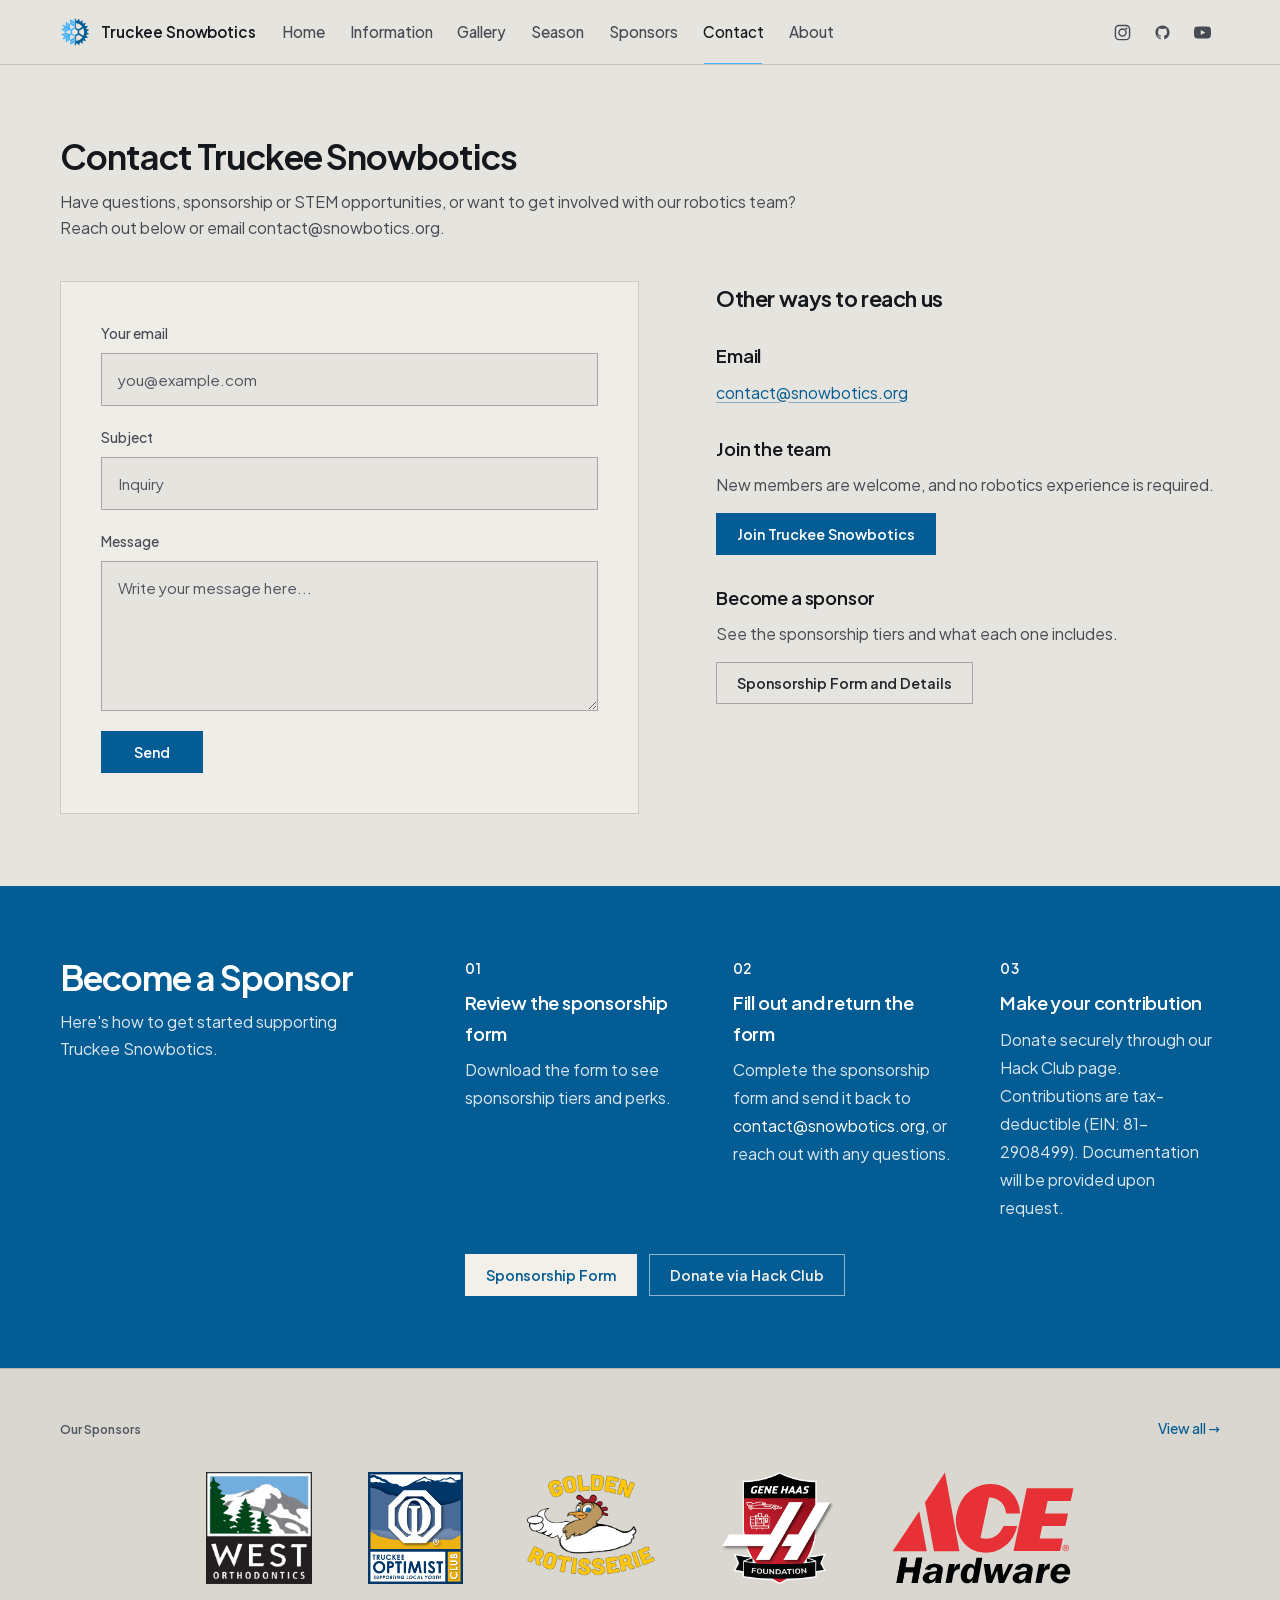
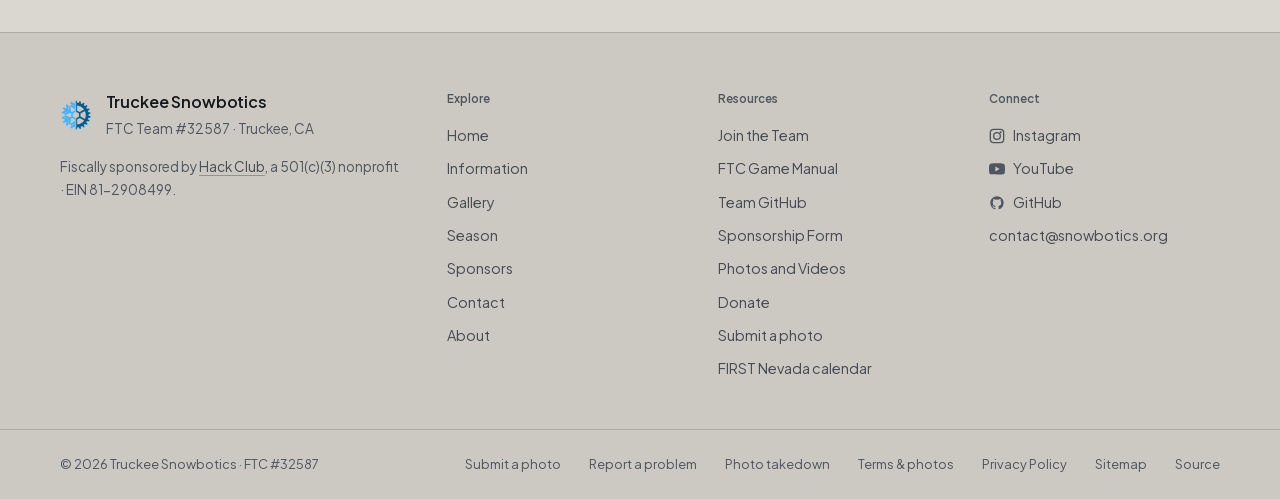
<file: contact/index.html>
<!DOCTYPE html>
<html lang="en">
<head>
  <meta charset="UTF-8" />
  <meta name="viewport" content="width=device-width, initial-scale=1.0" />
  <meta name="author" content="Truckee Snowbotics" />
  <meta name="description" content="Get in touch with Truckee Snowbotics FTC Team #32587. Reach out with questions, sponsorship inquiries, or to get involved with our team." />
  <title>Contact · Truckee Snowbotics</title>
  <!-- @meta -->
  <link rel="canonical" href="https://snowbotics.org/contact/" />
  <!-- Open Graph -->
  <meta property="og:type" content="website" />
  <meta property="og:site_name" content="Truckee Snowbotics" />
  <meta property="og:url" content="https://snowbotics.org/contact/" />
  <meta property="og:title" content="Contact · Truckee Snowbotics" />
  <meta property="og:description" content="Get in touch with Truckee Snowbotics FTC Team #32587. Reach out with questions, sponsorship inquiries, or to get involved with our team." />
  <meta property="og:image" content="https://snowbotics.org/images/site/og-card.png" />
  <meta property="og:image:width" content="1200" />
  <meta property="og:image:height" content="630" />
  <meta property="og:image:type" content="image/png" />
  <meta property="og:image:alt" content="Truckee Snowbotics — FTC Team #32587" />
  <!-- Twitter Card -->
  <meta name="twitter:card" content="summary_large_image" />
  <meta name="twitter:title" content="Contact · Truckee Snowbotics" />
  <meta name="twitter:description" content="Get in touch with Truckee Snowbotics FTC Team #32587. Reach out with questions, sponsorship inquiries, or to get involved with our team." />
  <meta name="twitter:image" content="https://snowbotics.org/images/site/og-card.png" />
  <!-- @endmeta -->
  <!-- @partial head-common -->
  <link rel="icon" type="image/svg+xml" href="/images/site/favicon.svg" />
  <link rel="shortcut icon" href="/favicon.ico" />
  <link rel="apple-touch-icon" sizes="180x180" href="/images/site/apple-touch-icon.png" />
  <meta name="theme-color" content="#e6e4de" />
  <link rel="manifest" href="/site.webmanifest" />
  <link rel="preload" href="/assets/fonts/plus-jakarta-sans.woff2" as="font" type="font/woff2" crossorigin />
  <link rel="stylesheet" href="/assets/css/main.css" />
  <!-- @endpartial head-common -->
  <!-- Structured Data -->
  <!-- @breadcrumb -->
  <script type="application/ld+json">
  {
    "@context": "https://schema.org",
    "@type": "BreadcrumbList",
    "itemListElement": [
      {"@type": "ListItem", "position": 1, "name": "Home", "item": "https://snowbotics.org/"},
      {"@type": "ListItem", "position": 2, "name": "Contact", "item": "https://snowbotics.org/contact/"}
    ]
  }
  </script>
  <!-- @endbreadcrumb -->
  <!-- Preload page data -->
  <link rel="preload" href="/assets/data/links.json" as="fetch" crossorigin />
</head>
<body>
<a class="skip-link" href="#main-content">Skip to main content</a>

  <!-- ── HEADER ──────────────────────────────── -->
  <!-- @partial header -->
  <header class="site-header" id="top">
    <div class="header-inner">

      <a href="/" class="header-brand">
        <img src="/images/site/logo.svg" alt="" width="34" height="34" />
        <span>Truckee Snowbotics</span>
      </a>

      <nav class="nav" id="main-nav" aria-label="Main">
        <a href="/">Home</a>
        <a href="/information/">Information</a>
        <a href="/gallery/">Gallery</a>
        <a href="/season/">Season</a>
        <a href="/sponsors/">Sponsors</a>
        <a href="/contact/" class="active" aria-current="page">Contact</a>
        <a href="/about/">About</a>
      </nav>

      <div class="header-actions">
        <a href="#" data-link-key="instagram" target="_blank" rel="noopener" class="btn-icon" aria-label="Instagram">
          <svg width="17" height="17" viewBox="0 0 24 24" fill="none" stroke="currentColor" stroke-width="2" stroke-linecap="round" stroke-linejoin="round" aria-hidden="true">
            <rect x="2" y="2" width="20" height="20" rx="5"/>
            <circle cx="12" cy="12" r="5"/>
            <circle cx="17.5" cy="6.5" r="1.5" fill="currentColor" stroke="none"/>
          </svg>
        </a>
        <a href="#" data-link-key="githubRepo" target="_blank" rel="noopener" class="btn-icon" aria-label="GitHub">
          <svg width="17" height="17" viewBox="0 0 24 24" fill="currentColor" aria-hidden="true">
            <path d="M12 2C6.477 2 2 6.477 2 12c0 4.42 2.865 8.166 6.839 9.489.5.092.682-.217.682-.482 0-.237-.008-.866-.013-1.7-2.782.603-3.369-1.342-3.369-1.342-.454-1.155-1.11-1.462-1.11-1.462-.908-.62.069-.608.069-.608 1.003.07 1.531 1.03 1.531 1.03.892 1.529 2.341 1.087 2.91.831.092-.646.35-1.086.636-1.336-2.22-.253-4.555-1.11-4.555-4.943 0-1.091.39-1.984 1.029-2.683-.103-.253-.446-1.27.098-2.647 0 0 .84-.269 2.75 1.025A9.578 9.578 0 0112 6.836a9.59 9.59 0 012.504.337c1.909-1.294 2.747-1.025 2.747-1.025.546 1.377.202 2.394.1 2.647.64.699 1.028 1.592 1.028 2.683 0 3.842-2.339 4.687-4.566 4.935.359.309.678.919.678 1.852 0 1.336-.012 2.415-.012 2.743 0 .267.18.578.688.48C19.138 20.163 22 16.418 22 12c0-5.523-4.477-10-10-10z"/>
          </svg>
        </a>
        <a href="#" data-link-key="youtube" target="_blank" rel="noopener" class="btn-icon" aria-label="YouTube">
          <svg width="17" height="17" viewBox="0 0 24 24" fill="currentColor" aria-hidden="true">
            <path d="M23.498 6.186a3.016 3.016 0 0 0-2.122-2.136C19.505 3.545 12 3.545 12 3.545s-7.505 0-9.377.505A3.017 3.017 0 0 0 .502 6.186C0 8.07 0 12 0 12s0 3.93.502 5.814a3.016 3.016 0 0 0 2.122 2.136c1.871.505 9.376.505 9.376.505s7.505 0 9.377-.505a3.015 3.015 0 0 0 2.122-2.136C24 15.93 24 12 24 12s0-3.93-.502-5.814zM9.545 15.568V8.432L15.818 12l-6.273 3.568z"/>
          </svg>
        </a>
        <button class="hamburger" id="hamburger" aria-label="Menu" aria-expanded="false" aria-controls="mobile-nav">
          <span></span><span></span><span></span>
        </button>
      </div>

    </div>
  </header>

  <!-- Mobile nav drawer -->
  <div class="mobile-nav" id="mobile-nav" aria-hidden="true">
    <a href="/">Home</a>
    <a href="/information/">Information</a>
    <a href="/gallery/">Gallery</a>
    <a href="/season/">Season</a>
    <a href="/sponsors/">Sponsors</a>
    <a href="/contact/" class="active" aria-current="page">Contact</a>
    <a href="/about/">About</a>
    <div class="mobile-nav-actions">
      <a href="#" data-link-key="instagram" target="_blank" rel="noopener">Instagram</a>
      <a href="#" data-link-key="github" target="_blank" rel="noopener">GitHub</a>
      <a href="#" data-link-key="youtube" target="_blank" rel="noopener">YouTube</a>
      <a href="#" data-link-key="join">Join</a>
    </div>
  </div>
  <!-- @endpartial header -->

  <main id="main-content">

    <!-- ── CONTACT ────────────────────────────── -->
    <section class="section" id="contact">
      <div class="section-inner">
        <div class="section-header">
          <h1>Contact Truckee Snowbotics</h1>
          <p>Have questions, sponsorship or STEM opportunities, or want to get involved with our robotics team? Reach out below or email <a data-link-key="email" href="#">contact@snowbotics.org</a>.</p>
        </div>
        <div class="contact-split">
          <div class="contact-placeholder">
          <form action="#" data-form-action="formAction" method="POST" class="contact-form">
                      <label>
                        <span>Your email</span>
                        <input type="email" name="email" placeholder="you@example.com" required>
                      </label>
                      <label>
                        <span>Subject</span>
                        <input type="text" name="subject" placeholder="Inquiry" required>
                      </label>
                      <label>
                        <span>Message</span>
                        <textarea name="message" placeholder="Write your message here..." required></textarea>
                      </label>
                      <!-- Spam trap: hidden from people; bots that fill it in are dropped by Formspree -->
                      <label class="form-hp" aria-hidden="true">
                        <span>Leave this empty</span>
                        <input type="text" name="_gotcha" tabindex="-1" autocomplete="off">
                      </label>
                      <button type="submit" class="btn-primary contact-send-btn">Send</button>
                      <div class="form-error hidden" aria-live="assertive"></div>
                    </form>
          </div>
          <aside class="contact-side">
            <h2 class="contact-side-title">Other ways to reach us</h2>
            <div class="contact-side-item">
              <h3 class="info-item-title">Email</h3>
              <p><a data-link-key="email" href="#">contact@snowbotics.org</a></p>
            </div>
            <div class="contact-side-item">
              <h3 class="info-item-title">Join the team</h3>
              <p>New members are welcome, and no robotics experience is required.</p>
              <a href="#" data-link-key="join" class="btn-primary">Join Truckee Snowbotics</a>
            </div>
            <div class="contact-side-item">
              <h3 class="info-item-title">Become a sponsor</h3>
              <p>See the sponsorship tiers and what each one includes.</p>
              <a href="#" data-link-key="sponsorshipForm" class="btn-outline" target="_blank" rel="noopener">Sponsorship Form and Details</a>
            </div>
          </aside>
        </div>
      </div>
    </section>

    <!-- ── SPONSORSHIP PROCESS ──────────────────── -->
    <section class="section section--split section--blue" id="sponsorship">
      <div class="section-inner">
        <div class="section-header">
        <h2>Become a Sponsor</h2>
        <p>Here's how to get started supporting Truckee Snowbotics.</p>
      </div>
        <ol class="steps-text">
          <li class="info-item">
            <span class="step-num">01</span>
            <h3 class="info-item-title">Review the sponsorship form</h3>
            <p>Download the form to see sponsorship tiers and perks.</p>
          </li>
          <li class="info-item">
            <span class="step-num">02</span>
            <h3 class="info-item-title">Fill out and return the form</h3>
            <p>Complete the sponsorship form and send it back to <a data-link-key="email" href="#">contact@snowbotics.org</a>, or reach out with any questions.</p>
          </li>
          <li class="info-item">
            <span class="step-num">03</span>
            <h3 class="info-item-title">Make your contribution</h3>
            <p>Donate securely through our Hack Club page. Contributions are tax-deductible (EIN: 81-2908499). Documentation will be provided upon request.</p>
          </li>
        </ol>
        <div class="btn-row">
          <a href="#" data-link-key="sponsorshipForm" class="btn-primary" target="_blank" rel="noopener">Sponsorship Form</a>
          <a data-link-key="donate" href="#" class="btn-outline" target="_blank" rel="noopener">Donate via Hack Club</a>
        </div>
      </div>
    </section>

  </main>

  <!-- ── SPONSOR BAR ───────────────────────────── -->
  <div class="sponsor-bar">
    <span class="sponsor-bar-label">Our Sponsors</span>
    <div class="sponsor-bar-logos" id="sponsor-bar-logos">
      <!-- @sponsorbar -->
      <a class="sponsor-bar-logo" href="https://www.drwestortho.com/" target="_blank" rel="noopener noreferrer"><img src="/images/sponsors/west-orthodontics.jpg" alt="West Orthodontics banner" loading="lazy" decoding="async" /></a>
      <a class="sponsor-bar-logo" href="https://www.truckeeoptimistclub.com/" target="_blank" rel="noopener noreferrer"><img src="/images/sponsors/truckee-optimist-club.png" alt="Truckee Optimist Club banner" loading="lazy" decoding="async" /></a>
      <a class="sponsor-bar-logo" href="https://goldenrotisserieinc.com/" target="_blank" rel="noopener noreferrer"><img src="/images/sponsors/golden-rotisserie.png" alt="Golden Rotisserie banner" loading="lazy" decoding="async" /></a>
      <a class="sponsor-bar-logo" href="https://www.ghaasfoundation.org/" target="_blank" rel="noopener noreferrer"><img src="/images/sponsors/gene-haas-foundation.avif" alt="Gene Haas Foundation banner" loading="lazy" decoding="async" /></a>
      <a class="sponsor-bar-logo" href="https://www.acehardware.com/" target="_blank" rel="noopener noreferrer"><img src="/images/sponsors/ace-hardware.svg" alt="Ace Hardware banner" loading="lazy" decoding="async" /></a>
      <!-- @endsponsorbar -->
    </div>
    <a href="/sponsors/" class="sponsor-bar-link">View all →</a>
  </div>

  <!-- ── FOOTER ────────────────────────────────── -->
  <!-- @partial footer -->
  <footer class="site-footer">
    <div class="footer-inner">

      <div class="footer-brand">
        <div class="footer-brand-head">
          <img src="/images/site/logo.svg" alt="" width="32" height="32" />
          <div>
            <span class="footer-name">Truckee Snowbotics</span>
            <span class="footer-sub">FTC Team #32587 · Truckee, CA</span>
          </div>
        </div>
        <p class="footer-blurb">
          Fiscally sponsored by <a href="https://hackclub.com/hcb/" target="_blank" rel="noopener">Hack Club</a>,
          a 501(c)(3) nonprofit · EIN 81-2908499.
        </p>
      </div>

      <div class="footer-col">
        <h2>Explore</h2>
        <nav class="footer-nav" aria-label="Footer">
          <a href="/">Home</a>
          <a href="/information/">Information</a>
          <a href="/gallery/">Gallery</a>
          <a href="/season/">Season</a>
          <a href="/sponsors/">Sponsors</a>
          <a href="/contact/">Contact</a>
          <a href="/about/">About</a>
        </nav>
      </div>

      <div class="footer-col">
        <h2>Resources</h2>
        <!-- Every "listed" entry in links.json (written by scripts/build_links.py) -->
        <div class="footer-list" id="footer-links-list">
          <!-- @footerlinks -->
          <a href="#" data-link-key="join">Join the Team</a>
          <a href="#" data-link-key="ftc-manual">FTC Game Manual</a>
          <a href="#" data-link-key="github">Team GitHub</a>
          <a href="#" data-link-key="sponsorshipForm">Sponsorship Form</a>
          <a href="#" data-link-key="photos">Photos and Videos</a>
          <a href="#" data-link-key="donate">Donate</a>
          <a href="#" data-link-key="submitPhoto">Submit a photo</a>
          <a href="#" data-link-key="firstNevadaCalendar">FIRST Nevada calendar</a>
          <!-- @endfooterlinks -->
        </div>
      </div>

      <div class="footer-col">
        <h2>Connect</h2>
        <nav aria-label="Social links">
          <a data-link-key="instagram" href="#" target="_blank" rel="noopener">
            <svg width="16" height="16" viewBox="0 0 24 24" fill="none" stroke="currentColor" stroke-width="2" stroke-linecap="round" stroke-linejoin="round" aria-hidden="true">
              <rect x="2" y="2" width="20" height="20" rx="5"/>
              <circle cx="12" cy="12" r="5"/>
              <circle cx="17.5" cy="6.5" r="1.5" fill="currentColor" stroke="none"/>
            </svg>
            Instagram
          </a>
          <a href="#" data-link-key="youtube" target="_blank" rel="noopener">
            <svg width="16" height="16" viewBox="0 0 24 24" fill="currentColor" aria-hidden="true">
              <path d="M23.498 6.186a3.016 3.016 0 0 0-2.122-2.136C19.505 3.545 12 3.545 12 3.545s-7.505 0-9.377.505A3.017 3.017 0 0 0 .502 6.186C0 8.07 0 12 0 12s0 3.93.502 5.814a3.016 3.016 0 0 0 2.122 2.136c1.871.505 9.376.505 9.376.505s7.505 0 9.377-.505a3.015 3.015 0 0 0 2.122-2.136C24 15.93 24 12 24 12s0-3.93-.502-5.814zM9.545 15.568V8.432L15.818 12l-6.273 3.568z"/>
            </svg>
            YouTube
          </a>
          <a data-link-key="github" href="#" target="_blank" rel="noopener">
            <svg width="16" height="16" viewBox="0 0 24 24" fill="currentColor" aria-hidden="true">
              <path d="M12 2C6.477 2 2 6.477 2 12c0 4.42 2.865 8.166 6.839 9.489.5.092.682-.217.682-.482 0-.237-.008-.866-.013-1.7-2.782.603-3.369-1.342-3.369-1.342-.454-1.155-1.11-1.462-1.11-1.462-.908-.62.069-.608.069-.608 1.003.07 1.531 1.03 1.531 1.03.892 1.529 2.341 1.087 2.91.831.092-.646.35-1.086.636-1.336-2.22-.253-4.555-1.11-4.555-4.943 0-1.091.39-1.984 1.029-2.683-.103-.253-.446-1.27.098-2.647 0 0 .84-.269 2.75 1.025A9.578 9.578 0 0112 6.836a9.59 9.59 0 012.504.337c1.909-1.294 2.747-1.025 2.747-1.025.546 1.377.202 2.394.1 2.647.64.699 1.028 1.592 1.028 2.683 0 3.842-2.339 4.687-4.566 4.935.359.309.678.919.678 1.852 0 1.336-.012 2.415-.012 2.743 0 .267.18.578.688.48C19.138 20.163 22 16.418 22 12c0-5.523-4.477-10-10-10z"/>
            </svg>
            GitHub
          </a>
          <a data-link-key="email" href="#">contact@snowbotics.org</a>
        </nav>
      </div>

    </div>
    <div class="footer-bottom">
      <span>© 2026 Truckee Snowbotics · FTC #32587</span>
      <a data-link-key="submitPhoto" href="#" target="_blank" rel="noopener">Submit a photo</a>
      <a data-link-key="reportProblem" href="#" target="_blank" rel="noopener">Report a problem</a>
      <a data-link-key="takedown" href="#">Photo takedown</a>
      <a href="/terms/">Terms &amp; photos</a>
      <a href="/privacy/">Privacy Policy</a>
      <a href="/sitemap.xml">Sitemap</a>
      <a data-link-key="githubRepo" href="#" target="_blank" rel="noopener">Source</a>
    </div>
  </footer>
  <!-- @endpartial footer -->

  <!-- @partial scripts -->
  <script src="/assets/js/main.js" defer></script>
  <!-- @endpartial scripts -->
</body>
</html>
</file>
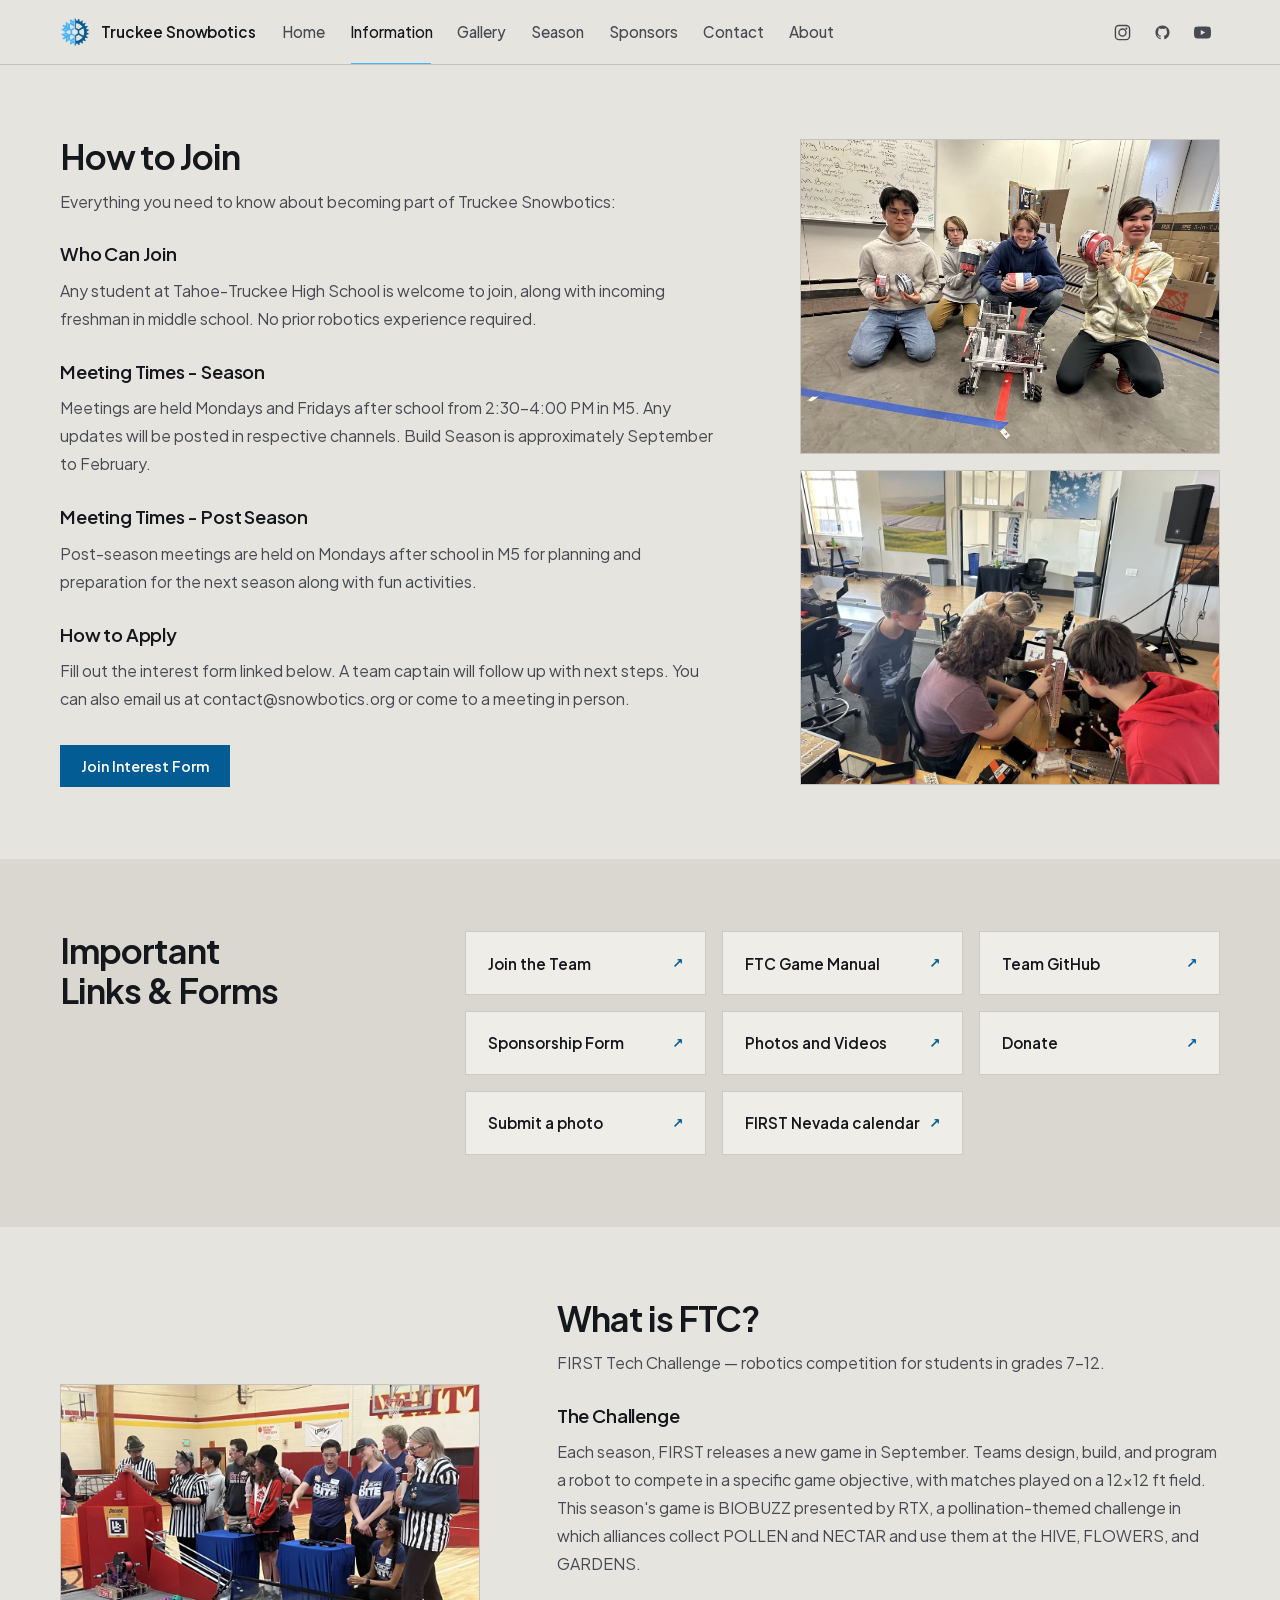
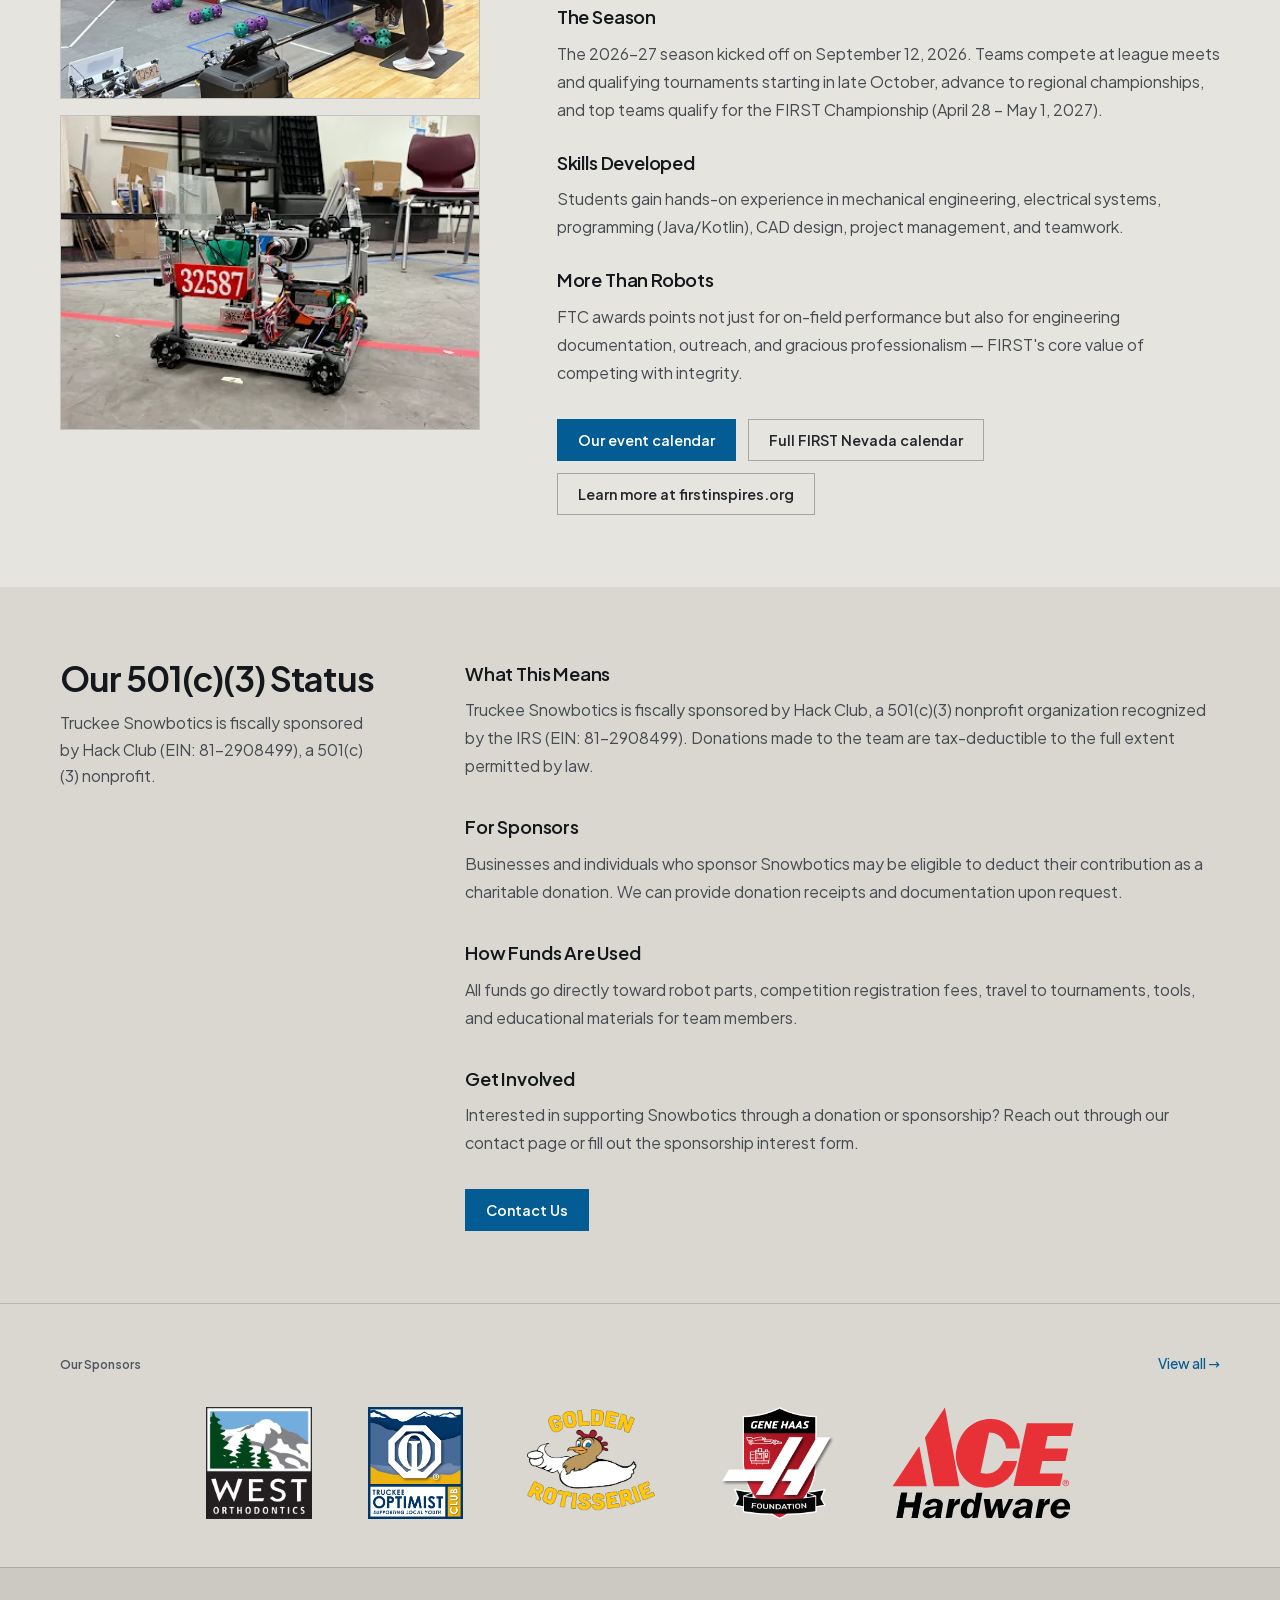
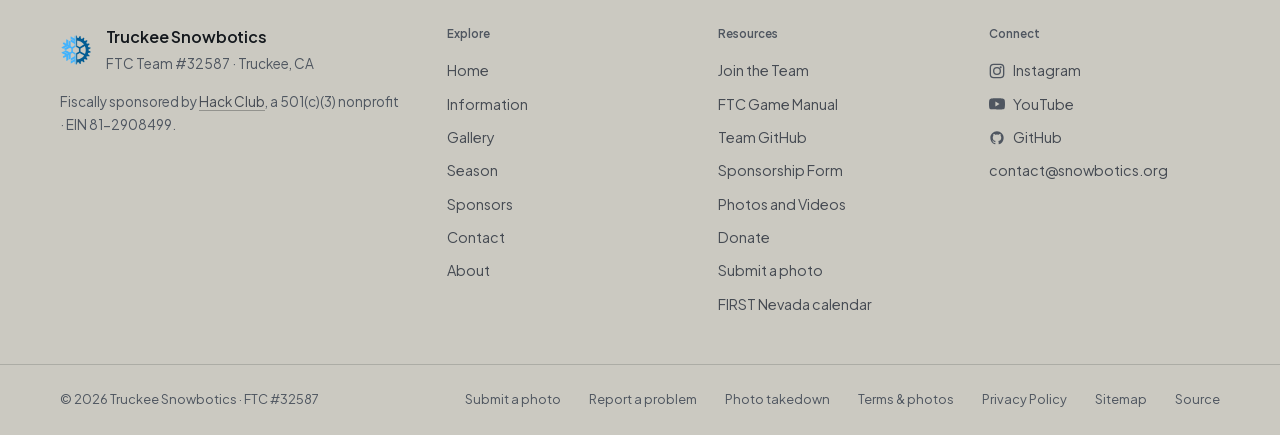
<file: information/index.html>
<!DOCTYPE html>
<html lang="en">
<head>
  <meta charset="UTF-8" />
  <meta name="viewport" content="width=device-width, initial-scale=1.0" />
  <meta name="author" content="Truckee Snowbotics" />
  <meta name="description" content="Learn about FIRST Tech Challenge, how to join Truckee Snowbotics FTC Team #32587, competition details, and our fiscal sponsorship through Hack Club." />
  <title>Information · Truckee Snowbotics</title>
  <!-- @meta -->
  <link rel="canonical" href="https://snowbotics.org/information/" />
  <!-- Open Graph -->
  <meta property="og:type" content="website" />
  <meta property="og:site_name" content="Truckee Snowbotics" />
  <meta property="og:url" content="https://snowbotics.org/information/" />
  <meta property="og:title" content="Information · Truckee Snowbotics" />
  <meta property="og:description" content="Learn about FIRST Tech Challenge, how to join Truckee Snowbotics FTC Team #32587, competition details, and our fiscal sponsorship through Hack Club." />
  <meta property="og:image" content="https://snowbotics.org/images/site/og-card.png" />
  <meta property="og:image:width" content="1200" />
  <meta property="og:image:height" content="630" />
  <meta property="og:image:type" content="image/png" />
  <meta property="og:image:alt" content="Truckee Snowbotics — FTC Team #32587" />
  <!-- Twitter Card -->
  <meta name="twitter:card" content="summary_large_image" />
  <meta name="twitter:title" content="Information · Truckee Snowbotics" />
  <meta name="twitter:description" content="Learn about FIRST Tech Challenge, how to join Truckee Snowbotics FTC Team #32587, competition details, and our fiscal sponsorship through Hack Club." />
  <meta name="twitter:image" content="https://snowbotics.org/images/site/og-card.png" />
  <!-- @endmeta -->
  <!-- @partial head-common -->
  <link rel="icon" type="image/svg+xml" href="/images/site/favicon.svg" />
  <link rel="shortcut icon" href="/favicon.ico" />
  <link rel="apple-touch-icon" sizes="180x180" href="/images/site/apple-touch-icon.png" />
  <meta name="theme-color" content="#e6e4de" />
  <link rel="manifest" href="/site.webmanifest" />
  <link rel="preload" href="/assets/fonts/plus-jakarta-sans.woff2" as="font" type="font/woff2" crossorigin />
  <link rel="stylesheet" href="/assets/css/main.css" />
  <!-- @endpartial head-common -->
  <!-- Structured Data -->
  <!-- @breadcrumb -->
  <script type="application/ld+json">
  {
    "@context": "https://schema.org",
    "@type": "BreadcrumbList",
    "itemListElement": [
      {"@type": "ListItem", "position": 1, "name": "Home", "item": "https://snowbotics.org/"},
      {"@type": "ListItem", "position": 2, "name": "Information", "item": "https://snowbotics.org/information/"}
    ]
  }
  </script>
  <!-- @endbreadcrumb -->
  <!-- Preload page data -->
  <link rel="preload" href="/assets/data/links.json" as="fetch" crossorigin />
</head>
<body>
<a class="skip-link" href="#main-content">Skip to main content</a>

  <!-- ── HEADER ──────────────────────────────── -->
  <!-- @partial header -->
  <header class="site-header" id="top">
    <div class="header-inner">

      <a href="/" class="header-brand">
        <img src="/images/site/logo.svg" alt="" width="34" height="34" />
        <span>Truckee Snowbotics</span>
      </a>

      <nav class="nav" id="main-nav" aria-label="Main">
        <a href="/">Home</a>
        <a href="/information/" class="active" aria-current="page">Information</a>
        <a href="/gallery/">Gallery</a>
        <a href="/season/">Season</a>
        <a href="/sponsors/">Sponsors</a>
        <a href="/contact/">Contact</a>
        <a href="/about/">About</a>
      </nav>

      <div class="header-actions">
        <a href="#" data-link-key="instagram" target="_blank" rel="noopener" class="btn-icon" aria-label="Instagram">
          <svg width="17" height="17" viewBox="0 0 24 24" fill="none" stroke="currentColor" stroke-width="2" stroke-linecap="round" stroke-linejoin="round" aria-hidden="true">
            <rect x="2" y="2" width="20" height="20" rx="5"/>
            <circle cx="12" cy="12" r="5"/>
            <circle cx="17.5" cy="6.5" r="1.5" fill="currentColor" stroke="none"/>
          </svg>
        </a>
        <a href="#" data-link-key="githubRepo" target="_blank" rel="noopener" class="btn-icon" aria-label="GitHub">
          <svg width="17" height="17" viewBox="0 0 24 24" fill="currentColor" aria-hidden="true">
            <path d="M12 2C6.477 2 2 6.477 2 12c0 4.42 2.865 8.166 6.839 9.489.5.092.682-.217.682-.482 0-.237-.008-.866-.013-1.7-2.782.603-3.369-1.342-3.369-1.342-.454-1.155-1.11-1.462-1.11-1.462-.908-.62.069-.608.069-.608 1.003.07 1.531 1.03 1.531 1.03.892 1.529 2.341 1.087 2.91.831.092-.646.35-1.086.636-1.336-2.22-.253-4.555-1.11-4.555-4.943 0-1.091.39-1.984 1.029-2.683-.103-.253-.446-1.27.098-2.647 0 0 .84-.269 2.75 1.025A9.578 9.578 0 0112 6.836a9.59 9.59 0 012.504.337c1.909-1.294 2.747-1.025 2.747-1.025.546 1.377.202 2.394.1 2.647.64.699 1.028 1.592 1.028 2.683 0 3.842-2.339 4.687-4.566 4.935.359.309.678.919.678 1.852 0 1.336-.012 2.415-.012 2.743 0 .267.18.578.688.48C19.138 20.163 22 16.418 22 12c0-5.523-4.477-10-10-10z"/>
          </svg>
        </a>
        <a href="#" data-link-key="youtube" target="_blank" rel="noopener" class="btn-icon" aria-label="YouTube">
          <svg width="17" height="17" viewBox="0 0 24 24" fill="currentColor" aria-hidden="true">
            <path d="M23.498 6.186a3.016 3.016 0 0 0-2.122-2.136C19.505 3.545 12 3.545 12 3.545s-7.505 0-9.377.505A3.017 3.017 0 0 0 .502 6.186C0 8.07 0 12 0 12s0 3.93.502 5.814a3.016 3.016 0 0 0 2.122 2.136c1.871.505 9.376.505 9.376.505s7.505 0 9.377-.505a3.015 3.015 0 0 0 2.122-2.136C24 15.93 24 12 24 12s0-3.93-.502-5.814zM9.545 15.568V8.432L15.818 12l-6.273 3.568z"/>
          </svg>
        </a>
        <button class="hamburger" id="hamburger" aria-label="Menu" aria-expanded="false" aria-controls="mobile-nav">
          <span></span><span></span><span></span>
        </button>
      </div>

    </div>
  </header>

  <!-- Mobile nav drawer -->
  <div class="mobile-nav" id="mobile-nav" aria-hidden="true">
    <a href="/">Home</a>
    <a href="/information/" class="active" aria-current="page">Information</a>
    <a href="/gallery/">Gallery</a>
    <a href="/season/">Season</a>
    <a href="/sponsors/">Sponsors</a>
    <a href="/contact/">Contact</a>
    <a href="/about/">About</a>
    <div class="mobile-nav-actions">
      <a href="#" data-link-key="instagram" target="_blank" rel="noopener">Instagram</a>
      <a href="#" data-link-key="github" target="_blank" rel="noopener">GitHub</a>
      <a href="#" data-link-key="youtube" target="_blank" rel="noopener">YouTube</a>
      <a href="#" data-link-key="join">Join</a>
    </div>
  </div>
  <!-- @endpartial header -->

  <main id="main-content">

    <!-- ── HOW TO JOIN ────────────────────────── -->
    <section class="section" id="join">
      <div class="section-inner">
        <div class="about-split">
          <div class="about-split__text">
            <div class="section-header">
              <h1>How to Join</h1>
              <p>Everything you need to know about becoming part of Truckee Snowbotics:</p>
            </div>
            <div class="info-text">
              <div class="info-item">
                <h2 class="info-item-title">Who Can Join</h2>
                <p>Any student at Tahoe-Truckee High School is welcome to join, along with incoming freshman in middle school. No prior robotics experience required.</p>
              </div>
              <div class="info-item">
                <h2 class="info-item-title">Meeting Times - Season</h2>
                <p>Meetings are held Mondays and Fridays after school from 2:30-4:00 PM in M5. Any updates will be posted in respective channels. Build Season is approximately September to February.</p>
              </div>
              <div class="info-item">
                <h2 class="info-item-title">Meeting Times - Post Season</h2>
                <p>Post-season meetings are held on Mondays after school in M5 for planning and preparation for the next season along with fun activities.</p>
              </div>
              <div class="info-item">
                <h2 class="info-item-title">How to Apply</h2>
                <p>Fill out the interest form linked below. A team captain will follow up with next steps. You can also email us at contact@snowbotics.org or come to a meeting in person.</p>
              </div>
            </div>
            <div class="btn-row">
              <a href="#" data-link-key="join" class="btn-primary" target="_blank" rel="noopener">Join Interest Form</a>
            </div>
          </div>
          <div class="about-split__img">
            <img src="/images/gallery/12-2026-team-2.webp" alt="Smiling team members kneeling with a robot on the practice field" width="1600" height="1200" loading="lazy" decoding="async" />
            <img src="/images/gallery/09-2025-development.webp" alt="Students and mentors working on a robot together at a build session" width="1080" height="810" loading="lazy" decoding="async" />
          </div>
        </div>
      </div>
    </section>

    <!-- ── LINKS & FORMS ─────────────────────── -->
    <section class="section section--split section--band" id="links">
      <div class="section-inner">
        <div class="section-header">
          <h2>Important Links &amp; Forms</h2>
        </div>
        <div class="links-grid" id="links-grid">
          <!-- @linksgrid -->
          <a class="link-card" href="#" data-link-key="join"><span class="link-card-label">Join the Team</span></a>
          <a class="link-card" href="#" data-link-key="ftc-manual"><span class="link-card-label">FTC Game Manual</span></a>
          <a class="link-card" href="#" data-link-key="github"><span class="link-card-label">Team GitHub</span></a>
          <a class="link-card" href="#" data-link-key="sponsorshipForm"><span class="link-card-label">Sponsorship Form</span></a>
          <a class="link-card" href="#" data-link-key="photos"><span class="link-card-label">Photos and Videos</span></a>
          <a class="link-card" href="#" data-link-key="donate"><span class="link-card-label">Donate</span></a>
          <a class="link-card" href="#" data-link-key="submitPhoto"><span class="link-card-label">Submit a photo</span></a>
          <a class="link-card" href="#" data-link-key="firstNevadaCalendar"><span class="link-card-label">FIRST Nevada calendar</span></a>
          <!-- @endlinksgrid -->
        </div>
      </div>
    </section>

    <!-- ── ABOUT FTC ──────────────────────────── -->
    <section class="section" id="ftc">
      <div class="section-inner">
        <div class="about-split about-split--flip">
          <div class="about-split__text">
            <div class="section-header">
              <h2>What is FTC?</h2>
              <p>FIRST Tech Challenge — robotics competition for students in grades 7–12.</p>
            </div>
            <div class="info-text">
              <div class="info-item">
                <h3 class="info-item-title">The Challenge</h3>
                <p>Each season, FIRST releases a new game in September. Teams design, build, and program a robot to compete in a specific game objective, with matches played on a 12×12 ft field.<!-- @seasonchallenge --> This season's game is BIOBUZZ presented by RTX, a pollination-themed challenge in which alliances collect POLLEN and NECTAR and use them at the HIVE, FLOWERS, and GARDENS.<!-- @endseasonchallenge --></p>
              </div>
              <div class="info-item">
                <h3 class="info-item-title">The Season</h3>
                <p><!-- @seasonsummary -->The 2026–27 season kicked off on September 12, 2026. Teams compete at league meets and qualifying tournaments starting in late October, advance to regional championships, and top teams qualify for the FIRST Championship (April 28 – May 1, 2027).<!-- @endseasonsummary --></p>
              </div>
              <div class="info-item">
                <h3 class="info-item-title">Skills Developed</h3>
                <p>Students gain hands-on experience in mechanical engineering, electrical systems, programming (Java/Kotlin), CAD design, project management, and teamwork.</p>
              </div>
              <div class="info-item">
                <h3 class="info-item-title">More Than Robots</h3>
                <p>FTC awards points not just for on-field performance but also for engineering documentation, outreach, and gracious professionalism — FIRST's core value of competing with integrity.</p>
              </div>
            </div>
            <div class="btn-row">
              <!-- @calendarbtn -->
              <a href="/season/#calendar" class="btn-primary">Our event calendar</a>
              <!-- @endcalendarbtn -->
              <a href="#" data-link-key="firstNevadaCalendar" class="btn-outline" target="_blank" rel="noopener">Full FIRST Nevada calendar</a>
              <a href="https://www.firstinspires.org/robotics/ftc" class="btn-outline" target="_blank" rel="noopener">Learn more at firstinspires.org</a>
            </div>
          </div>
          <div class="about-split__img">
            <img src="/images/gallery/06-2025-match.webp" alt="A robot on the field during an FTC match, with teams and referees looking on" width="1080" height="810" loading="lazy" decoding="async" />
            <img src="/images/gallery/08-2025-robot.webp" alt="The team's 2025–26 competition robot on the practice field" width="512" height="288" loading="lazy" decoding="async" />
          </div>
        </div>
      </div>
    </section>

    <!-- ── 501(c)(3) ───────────────────────────── -->
    <section class="section section--split section--band" id="nonprofit">
      <div class="section-inner">
        <div class="section-header">
          <h2>Our 501(c)(3) Status</h2>
          <p>Truckee Snowbotics is fiscally sponsored by Hack Club (EIN: 81-2908499), a 501(c)(3) nonprofit.</p>
        </div>
        <div class="info-text">
          <div class="info-item">
            <h3 class="info-item-title">What This Means</h3>
            <p>Truckee Snowbotics is fiscally sponsored by Hack Club, a 501(c)(3) nonprofit organization recognized by the IRS (EIN: 81-2908499). Donations made to the team are tax-deductible to the full extent permitted by law.</p>
          </div>
          <div class="info-item">
            <h3 class="info-item-title">For Sponsors</h3>
            <p>Businesses and individuals who sponsor Snowbotics may be eligible to deduct their contribution as a charitable donation. We can provide donation receipts and documentation upon request.</p>
          </div>
          <div class="info-item">
            <h3 class="info-item-title">How Funds Are Used</h3>
            <p>All funds go directly toward robot parts, competition registration fees, travel to tournaments, tools, and educational materials for team members.</p>
          </div>
          <div class="info-item">
            <h3 class="info-item-title">Get Involved</h3>
            <p>Interested in supporting Snowbotics through a donation or sponsorship? Reach out through our contact page or fill out the sponsorship interest form.</p>
          </div>
        </div>
        <div class="btn-row">
          <a href="/contact/" class="btn-primary">Contact Us</a>
        </div>
      </div>
    </section>

  </main>

  <!-- ── SPONSOR BAR ───────────────────────────── -->
  <div class="sponsor-bar">
    <span class="sponsor-bar-label">Our Sponsors</span>
    <div class="sponsor-bar-logos" id="sponsor-bar-logos">
      <!-- @sponsorbar -->
      <a class="sponsor-bar-logo" href="https://www.drwestortho.com/" target="_blank" rel="noopener noreferrer"><img src="/images/sponsors/west-orthodontics.jpg" alt="West Orthodontics banner" loading="lazy" decoding="async" /></a>
      <a class="sponsor-bar-logo" href="https://www.truckeeoptimistclub.com/" target="_blank" rel="noopener noreferrer"><img src="/images/sponsors/truckee-optimist-club.png" alt="Truckee Optimist Club banner" loading="lazy" decoding="async" /></a>
      <a class="sponsor-bar-logo" href="https://goldenrotisserieinc.com/" target="_blank" rel="noopener noreferrer"><img src="/images/sponsors/golden-rotisserie.png" alt="Golden Rotisserie banner" loading="lazy" decoding="async" /></a>
      <a class="sponsor-bar-logo" href="https://www.ghaasfoundation.org/" target="_blank" rel="noopener noreferrer"><img src="/images/sponsors/gene-haas-foundation.avif" alt="Gene Haas Foundation banner" loading="lazy" decoding="async" /></a>
      <a class="sponsor-bar-logo" href="https://www.acehardware.com/" target="_blank" rel="noopener noreferrer"><img src="/images/sponsors/ace-hardware.svg" alt="Ace Hardware banner" loading="lazy" decoding="async" /></a>
      <!-- @endsponsorbar -->
    </div>
    <a href="/sponsors/" class="sponsor-bar-link">View all →</a>
  </div>

  <!-- ── FOOTER ────────────────────────────────── -->
  <!-- @partial footer -->
  <footer class="site-footer">
    <div class="footer-inner">

      <div class="footer-brand">
        <div class="footer-brand-head">
          <img src="/images/site/logo.svg" alt="" width="32" height="32" />
          <div>
            <span class="footer-name">Truckee Snowbotics</span>
            <span class="footer-sub">FTC Team #32587 · Truckee, CA</span>
          </div>
        </div>
        <p class="footer-blurb">
          Fiscally sponsored by <a href="https://hackclub.com/hcb/" target="_blank" rel="noopener">Hack Club</a>,
          a 501(c)(3) nonprofit · EIN 81-2908499.
        </p>
      </div>

      <div class="footer-col">
        <h2>Explore</h2>
        <nav class="footer-nav" aria-label="Footer">
          <a href="/">Home</a>
          <a href="/information/">Information</a>
          <a href="/gallery/">Gallery</a>
          <a href="/season/">Season</a>
          <a href="/sponsors/">Sponsors</a>
          <a href="/contact/">Contact</a>
          <a href="/about/">About</a>
        </nav>
      </div>

      <div class="footer-col">
        <h2>Resources</h2>
        <!-- Every "listed" entry in links.json (written by scripts/build_links.py) -->
        <div class="footer-list" id="footer-links-list">
          <!-- @footerlinks -->
          <a href="#" data-link-key="join">Join the Team</a>
          <a href="#" data-link-key="ftc-manual">FTC Game Manual</a>
          <a href="#" data-link-key="github">Team GitHub</a>
          <a href="#" data-link-key="sponsorshipForm">Sponsorship Form</a>
          <a href="#" data-link-key="photos">Photos and Videos</a>
          <a href="#" data-link-key="donate">Donate</a>
          <a href="#" data-link-key="submitPhoto">Submit a photo</a>
          <a href="#" data-link-key="firstNevadaCalendar">FIRST Nevada calendar</a>
          <!-- @endfooterlinks -->
        </div>
      </div>

      <div class="footer-col">
        <h2>Connect</h2>
        <nav aria-label="Social links">
          <a data-link-key="instagram" href="#" target="_blank" rel="noopener">
            <svg width="16" height="16" viewBox="0 0 24 24" fill="none" stroke="currentColor" stroke-width="2" stroke-linecap="round" stroke-linejoin="round" aria-hidden="true">
              <rect x="2" y="2" width="20" height="20" rx="5"/>
              <circle cx="12" cy="12" r="5"/>
              <circle cx="17.5" cy="6.5" r="1.5" fill="currentColor" stroke="none"/>
            </svg>
            Instagram
          </a>
          <a href="#" data-link-key="youtube" target="_blank" rel="noopener">
            <svg width="16" height="16" viewBox="0 0 24 24" fill="currentColor" aria-hidden="true">
              <path d="M23.498 6.186a3.016 3.016 0 0 0-2.122-2.136C19.505 3.545 12 3.545 12 3.545s-7.505 0-9.377.505A3.017 3.017 0 0 0 .502 6.186C0 8.07 0 12 0 12s0 3.93.502 5.814a3.016 3.016 0 0 0 2.122 2.136c1.871.505 9.376.505 9.376.505s7.505 0 9.377-.505a3.015 3.015 0 0 0 2.122-2.136C24 15.93 24 12 24 12s0-3.93-.502-5.814zM9.545 15.568V8.432L15.818 12l-6.273 3.568z"/>
            </svg>
            YouTube
          </a>
          <a data-link-key="github" href="#" target="_blank" rel="noopener">
            <svg width="16" height="16" viewBox="0 0 24 24" fill="currentColor" aria-hidden="true">
              <path d="M12 2C6.477 2 2 6.477 2 12c0 4.42 2.865 8.166 6.839 9.489.5.092.682-.217.682-.482 0-.237-.008-.866-.013-1.7-2.782.603-3.369-1.342-3.369-1.342-.454-1.155-1.11-1.462-1.11-1.462-.908-.62.069-.608.069-.608 1.003.07 1.531 1.03 1.531 1.03.892 1.529 2.341 1.087 2.91.831.092-.646.35-1.086.636-1.336-2.22-.253-4.555-1.11-4.555-4.943 0-1.091.39-1.984 1.029-2.683-.103-.253-.446-1.27.098-2.647 0 0 .84-.269 2.75 1.025A9.578 9.578 0 0112 6.836a9.59 9.59 0 012.504.337c1.909-1.294 2.747-1.025 2.747-1.025.546 1.377.202 2.394.1 2.647.64.699 1.028 1.592 1.028 2.683 0 3.842-2.339 4.687-4.566 4.935.359.309.678.919.678 1.852 0 1.336-.012 2.415-.012 2.743 0 .267.18.578.688.48C19.138 20.163 22 16.418 22 12c0-5.523-4.477-10-10-10z"/>
            </svg>
            GitHub
          </a>
          <a data-link-key="email" href="#">contact@snowbotics.org</a>
        </nav>
      </div>

    </div>
    <div class="footer-bottom">
      <span>© 2026 Truckee Snowbotics · FTC #32587</span>
      <a data-link-key="submitPhoto" href="#" target="_blank" rel="noopener">Submit a photo</a>
      <a data-link-key="reportProblem" href="#" target="_blank" rel="noopener">Report a problem</a>
      <a data-link-key="takedown" href="#">Photo takedown</a>
      <a href="/terms/">Terms &amp; photos</a>
      <a href="/privacy/">Privacy Policy</a>
      <a href="/sitemap.xml">Sitemap</a>
      <a data-link-key="githubRepo" href="#" target="_blank" rel="noopener">Source</a>
    </div>
  </footer>
  <!-- @endpartial footer -->

  <!-- @partial scripts -->
  <script src="/assets/js/main.js" defer></script>
  <!-- @endpartial scripts -->
</body>
</html>
</file>
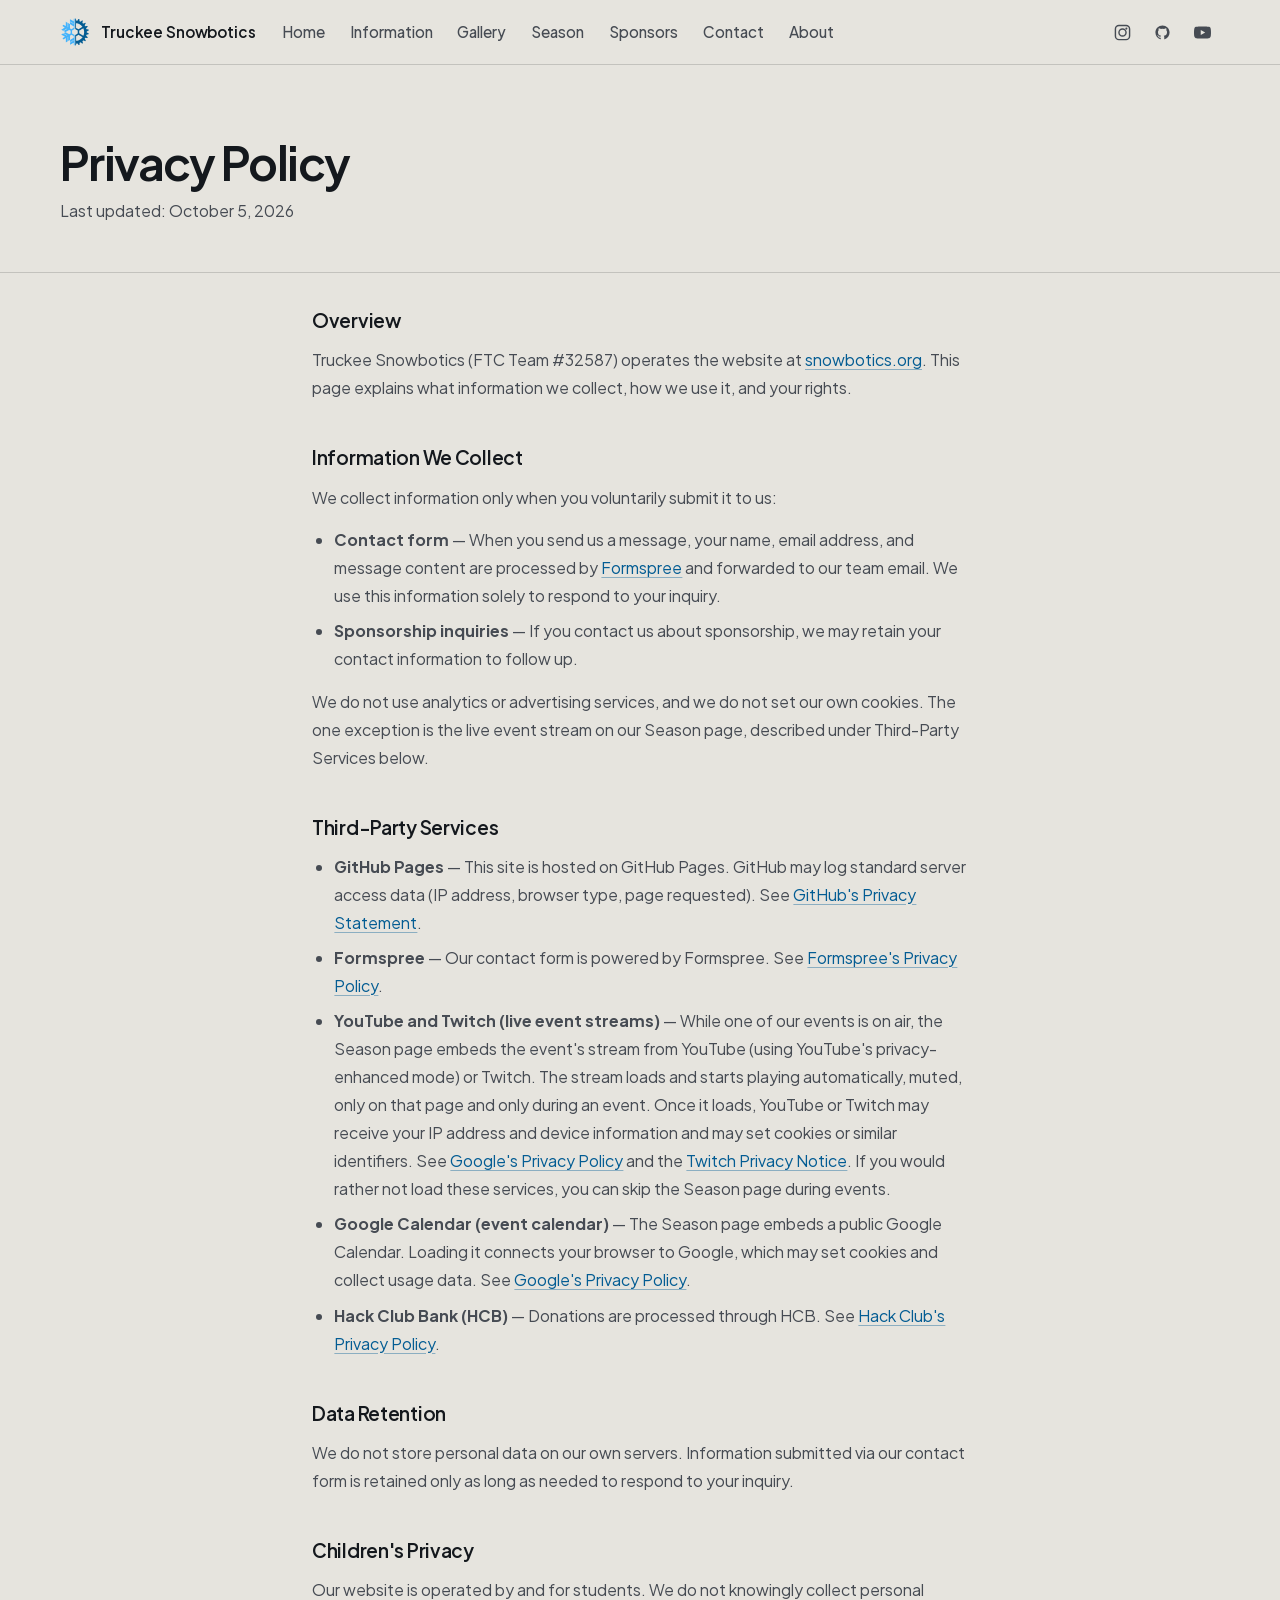
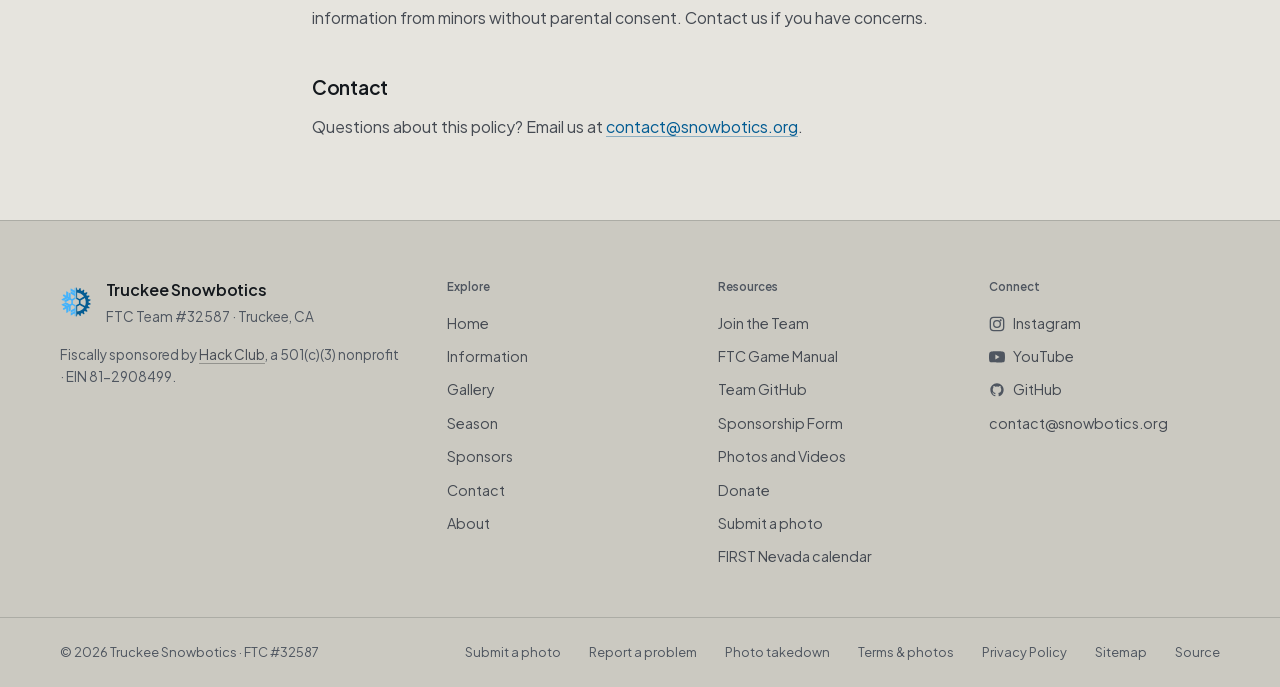
<file: privacy/index.html>
<!DOCTYPE html>
<html lang="en">
<head>
  <meta charset="UTF-8" />
  <meta name="viewport" content="width=device-width, initial-scale=1.0" />
  <meta name="author" content="Truckee Snowbotics" />
  <meta name="description" content="Privacy Policy for Truckee Snowbotics FTC Team #32587. Learn what data we collect, how it is used, and your rights as a visitor to snowbotics.org." />
  <title>Privacy Policy · Truckee Snowbotics</title>
  <!-- @meta -->
  <link rel="canonical" href="https://snowbotics.org/privacy/" />
  <!-- Open Graph -->
  <meta property="og:type" content="website" />
  <meta property="og:site_name" content="Truckee Snowbotics" />
  <meta property="og:url" content="https://snowbotics.org/privacy/" />
  <meta property="og:title" content="Privacy Policy · Truckee Snowbotics" />
  <meta property="og:description" content="Privacy Policy for Truckee Snowbotics FTC Team #32587. Learn what data we collect, how it is used, and your rights as a visitor to snowbotics.org." />
  <meta property="og:image" content="https://snowbotics.org/images/site/og-card.png" />
  <meta property="og:image:width" content="1200" />
  <meta property="og:image:height" content="630" />
  <meta property="og:image:type" content="image/png" />
  <meta property="og:image:alt" content="Truckee Snowbotics — FTC Team #32587" />
  <!-- Twitter Card -->
  <meta name="twitter:card" content="summary_large_image" />
  <meta name="twitter:title" content="Privacy Policy · Truckee Snowbotics" />
  <meta name="twitter:description" content="Privacy Policy for Truckee Snowbotics FTC Team #32587. Learn what data we collect, how it is used, and your rights as a visitor to snowbotics.org." />
  <meta name="twitter:image" content="https://snowbotics.org/images/site/og-card.png" />
  <!-- @endmeta -->
  <!-- @partial head-common -->
  <link rel="icon" type="image/svg+xml" href="/images/site/favicon.svg" />
  <link rel="shortcut icon" href="/favicon.ico" />
  <link rel="apple-touch-icon" sizes="180x180" href="/images/site/apple-touch-icon.png" />
  <meta name="theme-color" content="#e6e4de" />
  <link rel="manifest" href="/site.webmanifest" />
  <link rel="preload" href="/assets/fonts/plus-jakarta-sans.woff2" as="font" type="font/woff2" crossorigin />
  <link rel="stylesheet" href="/assets/css/main.css" />
  <!-- @endpartial head-common -->
  <!-- Structured Data -->
  <!-- @breadcrumb -->
  <script type="application/ld+json">
  {
    "@context": "https://schema.org",
    "@type": "BreadcrumbList",
    "itemListElement": [
      {"@type": "ListItem", "position": 1, "name": "Home", "item": "https://snowbotics.org/"},
      {"@type": "ListItem", "position": 2, "name": "Privacy Policy", "item": "https://snowbotics.org/privacy/"}
    ]
  }
  </script>
  <!-- @endbreadcrumb -->
  <!-- Preload page data -->
  <link rel="preload" href="/assets/data/links.json" as="fetch" crossorigin />
</head>
<body>
<a class="skip-link" href="#main-content">Skip to main content</a>

  <!-- ── HEADER ────────────────────────────────── -->
  <!-- @partial header -->
  <header class="site-header" id="top">
    <div class="header-inner">

      <a href="/" class="header-brand">
        <img src="/images/site/logo.svg" alt="" width="34" height="34" />
        <span>Truckee Snowbotics</span>
      </a>

      <nav class="nav" id="main-nav" aria-label="Main">
        <a href="/">Home</a>
        <a href="/information/">Information</a>
        <a href="/gallery/">Gallery</a>
        <a href="/season/">Season</a>
        <a href="/sponsors/">Sponsors</a>
        <a href="/contact/">Contact</a>
        <a href="/about/">About</a>
      </nav>

      <div class="header-actions">
        <a href="#" data-link-key="instagram" target="_blank" rel="noopener" class="btn-icon" aria-label="Instagram">
          <svg width="17" height="17" viewBox="0 0 24 24" fill="none" stroke="currentColor" stroke-width="2" stroke-linecap="round" stroke-linejoin="round" aria-hidden="true">
            <rect x="2" y="2" width="20" height="20" rx="5"/>
            <circle cx="12" cy="12" r="5"/>
            <circle cx="17.5" cy="6.5" r="1.5" fill="currentColor" stroke="none"/>
          </svg>
        </a>
        <a href="#" data-link-key="githubRepo" target="_blank" rel="noopener" class="btn-icon" aria-label="GitHub">
          <svg width="17" height="17" viewBox="0 0 24 24" fill="currentColor" aria-hidden="true">
            <path d="M12 2C6.477 2 2 6.477 2 12c0 4.42 2.865 8.166 6.839 9.489.5.092.682-.217.682-.482 0-.237-.008-.866-.013-1.7-2.782.603-3.369-1.342-3.369-1.342-.454-1.155-1.11-1.462-1.11-1.462-.908-.62.069-.608.069-.608 1.003.07 1.531 1.03 1.531 1.03.892 1.529 2.341 1.087 2.91.831.092-.646.35-1.086.636-1.336-2.22-.253-4.555-1.11-4.555-4.943 0-1.091.39-1.984 1.029-2.683-.103-.253-.446-1.27.098-2.647 0 0 .84-.269 2.75 1.025A9.578 9.578 0 0112 6.836a9.59 9.59 0 012.504.337c1.909-1.294 2.747-1.025 2.747-1.025.546 1.377.202 2.394.1 2.647.64.699 1.028 1.592 1.028 2.683 0 3.842-2.339 4.687-4.566 4.935.359.309.678.919.678 1.852 0 1.336-.012 2.415-.012 2.743 0 .267.18.578.688.48C19.138 20.163 22 16.418 22 12c0-5.523-4.477-10-10-10z"/>
          </svg>
        </a>
        <a href="#" data-link-key="youtube" target="_blank" rel="noopener" class="btn-icon" aria-label="YouTube">
          <svg width="17" height="17" viewBox="0 0 24 24" fill="currentColor" aria-hidden="true">
            <path d="M23.498 6.186a3.016 3.016 0 0 0-2.122-2.136C19.505 3.545 12 3.545 12 3.545s-7.505 0-9.377.505A3.017 3.017 0 0 0 .502 6.186C0 8.07 0 12 0 12s0 3.93.502 5.814a3.016 3.016 0 0 0 2.122 2.136c1.871.505 9.376.505 9.376.505s7.505 0 9.377-.505a3.015 3.015 0 0 0 2.122-2.136C24 15.93 24 12 24 12s0-3.93-.502-5.814zM9.545 15.568V8.432L15.818 12l-6.273 3.568z"/>
          </svg>
        </a>
        <button class="hamburger" id="hamburger" aria-label="Menu" aria-expanded="false" aria-controls="mobile-nav">
          <span></span><span></span><span></span>
        </button>
      </div>

    </div>
  </header>

  <!-- Mobile nav drawer -->
  <div class="mobile-nav" id="mobile-nav" aria-hidden="true">
    <a href="/">Home</a>
    <a href="/information/">Information</a>
    <a href="/gallery/">Gallery</a>
    <a href="/season/">Season</a>
    <a href="/sponsors/">Sponsors</a>
    <a href="/contact/">Contact</a>
    <a href="/about/">About</a>
    <div class="mobile-nav-actions">
      <a href="#" data-link-key="instagram" target="_blank" rel="noopener">Instagram</a>
      <a href="#" data-link-key="github" target="_blank" rel="noopener">GitHub</a>
      <a href="#" data-link-key="youtube" target="_blank" rel="noopener">YouTube</a>
      <a href="#" data-link-key="join">Join</a>
    </div>
  </div>
  <!-- @endpartial header -->

  <!-- ── MAIN ──────────────────────────────────── -->
  <main id="main-content">
    <section class="page-hero">
      <h1>Privacy Policy</h1>
      <p>Last updated: October 5, 2026</p>
    </section>

    <section class="content-section">

      <h2>Overview</h2>
      <p>Truckee Snowbotics (FTC Team #32587) operates the website at <a href="https://snowbotics.org">snowbotics.org</a>. This page explains what information we collect, how we use it, and your rights.</p>

      <h2>Information We Collect</h2>
      <p>We collect information only when you voluntarily submit it to us:</p>
      <ul>
        <li><strong>Contact form</strong> — When you send us a message, your name, email address, and message content are processed by <a href="https://formspree.io" target="_blank" rel="noopener">Formspree</a> and forwarded to our team email. We use this information solely to respond to your inquiry.</li>
        <li><strong>Sponsorship inquiries</strong> — If you contact us about sponsorship, we may retain your contact information to follow up.</li>
      </ul>
      <p>We do not use analytics or advertising services, and we do not set our own cookies. The one exception is the live event stream on our Season page, described under Third-Party Services below.</p>

      <h2>Third-Party Services</h2>
      <ul>
        <li><strong>GitHub Pages</strong> — This site is hosted on GitHub Pages. GitHub may log standard server access data (IP address, browser type, page requested). See <a href="https://docs.github.com/en/site-policy/privacy-policies/github-general-privacy-statement" target="_blank" rel="noopener">GitHub's Privacy Statement</a>.</li>
        <li><strong>Formspree</strong> — Our contact form is powered by Formspree. See <a href="https://formspree.io/legal/privacy-policy" target="_blank" rel="noopener">Formspree's Privacy Policy</a>.</li>
        <li><strong>YouTube and Twitch (live event streams)</strong> — While one of our events is on air, the Season page embeds the event's stream from YouTube (using YouTube's privacy-enhanced mode) or Twitch. The stream loads and starts playing automatically, muted, only on that page and only during an event. Once it loads, YouTube or Twitch may receive your IP address and device information and may set cookies or similar identifiers. See <a href="https://policies.google.com/privacy" target="_blank" rel="noopener">Google's Privacy Policy</a> and the <a href="https://www.twitch.tv/p/legal/privacy-notice/" target="_blank" rel="noopener">Twitch Privacy Notice</a>. If you would rather not load these services, you can skip the Season page during events.</li>
        <li><strong>Google Calendar (event calendar)</strong> — The Season page embeds a public Google Calendar. Loading it connects your browser to Google, which may set cookies and collect usage data. See <a href="https://policies.google.com/privacy" target="_blank" rel="noopener">Google's Privacy Policy</a>.</li>
        <li><strong>Hack Club Bank (HCB)</strong> — Donations are processed through HCB. See <a href="https://hackclub.com/privacy/" target="_blank" rel="noopener">Hack Club's Privacy Policy</a>.</li>
      </ul>

      <h2>Data Retention</h2>
      <p>We do not store personal data on our own servers. Information submitted via our contact form is retained only as long as needed to respond to your inquiry.</p>

      <h2>Children's Privacy</h2>
      <p>Our website is operated by and for students. We do not knowingly collect personal information from minors without parental consent. Contact us if you have concerns.</p>

      <h2>Contact</h2>
      <p>Questions about this policy? Email us at <a data-link-key="email" href="#">contact@snowbotics.org</a>.</p>

    </section>
  </main>

  <!-- ── FOOTER ────────────────────────────────── -->
  <!-- @partial footer -->
  <footer class="site-footer">
    <div class="footer-inner">

      <div class="footer-brand">
        <div class="footer-brand-head">
          <img src="/images/site/logo.svg" alt="" width="32" height="32" />
          <div>
            <span class="footer-name">Truckee Snowbotics</span>
            <span class="footer-sub">FTC Team #32587 · Truckee, CA</span>
          </div>
        </div>
        <p class="footer-blurb">
          Fiscally sponsored by <a href="https://hackclub.com/hcb/" target="_blank" rel="noopener">Hack Club</a>,
          a 501(c)(3) nonprofit · EIN 81-2908499.
        </p>
      </div>

      <div class="footer-col">
        <h2>Explore</h2>
        <nav class="footer-nav" aria-label="Footer">
          <a href="/">Home</a>
          <a href="/information/">Information</a>
          <a href="/gallery/">Gallery</a>
          <a href="/season/">Season</a>
          <a href="/sponsors/">Sponsors</a>
          <a href="/contact/">Contact</a>
          <a href="/about/">About</a>
        </nav>
      </div>

      <div class="footer-col">
        <h2>Resources</h2>
        <!-- Every "listed" entry in links.json (written by scripts/build_links.py) -->
        <div class="footer-list" id="footer-links-list">
          <!-- @footerlinks -->
          <a href="#" data-link-key="join">Join the Team</a>
          <a href="#" data-link-key="ftc-manual">FTC Game Manual</a>
          <a href="#" data-link-key="github">Team GitHub</a>
          <a href="#" data-link-key="sponsorshipForm">Sponsorship Form</a>
          <a href="#" data-link-key="photos">Photos and Videos</a>
          <a href="#" data-link-key="donate">Donate</a>
          <a href="#" data-link-key="submitPhoto">Submit a photo</a>
          <a href="#" data-link-key="firstNevadaCalendar">FIRST Nevada calendar</a>
          <!-- @endfooterlinks -->
        </div>
      </div>

      <div class="footer-col">
        <h2>Connect</h2>
        <nav aria-label="Social links">
          <a data-link-key="instagram" href="#" target="_blank" rel="noopener">
            <svg width="16" height="16" viewBox="0 0 24 24" fill="none" stroke="currentColor" stroke-width="2" stroke-linecap="round" stroke-linejoin="round" aria-hidden="true">
              <rect x="2" y="2" width="20" height="20" rx="5"/>
              <circle cx="12" cy="12" r="5"/>
              <circle cx="17.5" cy="6.5" r="1.5" fill="currentColor" stroke="none"/>
            </svg>
            Instagram
          </a>
          <a href="#" data-link-key="youtube" target="_blank" rel="noopener">
            <svg width="16" height="16" viewBox="0 0 24 24" fill="currentColor" aria-hidden="true">
              <path d="M23.498 6.186a3.016 3.016 0 0 0-2.122-2.136C19.505 3.545 12 3.545 12 3.545s-7.505 0-9.377.505A3.017 3.017 0 0 0 .502 6.186C0 8.07 0 12 0 12s0 3.93.502 5.814a3.016 3.016 0 0 0 2.122 2.136c1.871.505 9.376.505 9.376.505s7.505 0 9.377-.505a3.015 3.015 0 0 0 2.122-2.136C24 15.93 24 12 24 12s0-3.93-.502-5.814zM9.545 15.568V8.432L15.818 12l-6.273 3.568z"/>
            </svg>
            YouTube
          </a>
          <a data-link-key="github" href="#" target="_blank" rel="noopener">
            <svg width="16" height="16" viewBox="0 0 24 24" fill="currentColor" aria-hidden="true">
              <path d="M12 2C6.477 2 2 6.477 2 12c0 4.42 2.865 8.166 6.839 9.489.5.092.682-.217.682-.482 0-.237-.008-.866-.013-1.7-2.782.603-3.369-1.342-3.369-1.342-.454-1.155-1.11-1.462-1.11-1.462-.908-.62.069-.608.069-.608 1.003.07 1.531 1.03 1.531 1.03.892 1.529 2.341 1.087 2.91.831.092-.646.35-1.086.636-1.336-2.22-.253-4.555-1.11-4.555-4.943 0-1.091.39-1.984 1.029-2.683-.103-.253-.446-1.27.098-2.647 0 0 .84-.269 2.75 1.025A9.578 9.578 0 0112 6.836a9.59 9.59 0 012.504.337c1.909-1.294 2.747-1.025 2.747-1.025.546 1.377.202 2.394.1 2.647.64.699 1.028 1.592 1.028 2.683 0 3.842-2.339 4.687-4.566 4.935.359.309.678.919.678 1.852 0 1.336-.012 2.415-.012 2.743 0 .267.18.578.688.48C19.138 20.163 22 16.418 22 12c0-5.523-4.477-10-10-10z"/>
            </svg>
            GitHub
          </a>
          <a data-link-key="email" href="#">contact@snowbotics.org</a>
        </nav>
      </div>

    </div>
    <div class="footer-bottom">
      <span>© 2026 Truckee Snowbotics · FTC #32587</span>
      <a data-link-key="submitPhoto" href="#" target="_blank" rel="noopener">Submit a photo</a>
      <a data-link-key="reportProblem" href="#" target="_blank" rel="noopener">Report a problem</a>
      <a data-link-key="takedown" href="#">Photo takedown</a>
      <a href="/terms/">Terms &amp; photos</a>
      <a href="/privacy/">Privacy Policy</a>
      <a href="/sitemap.xml">Sitemap</a>
      <a data-link-key="githubRepo" href="#" target="_blank" rel="noopener">Source</a>
    </div>
  </footer>
  <!-- @endpartial footer -->

  <!-- @partial scripts -->
  <script src="/assets/js/main.js" defer></script>
  <!-- @endpartial scripts -->
</body>
</html>
</file>
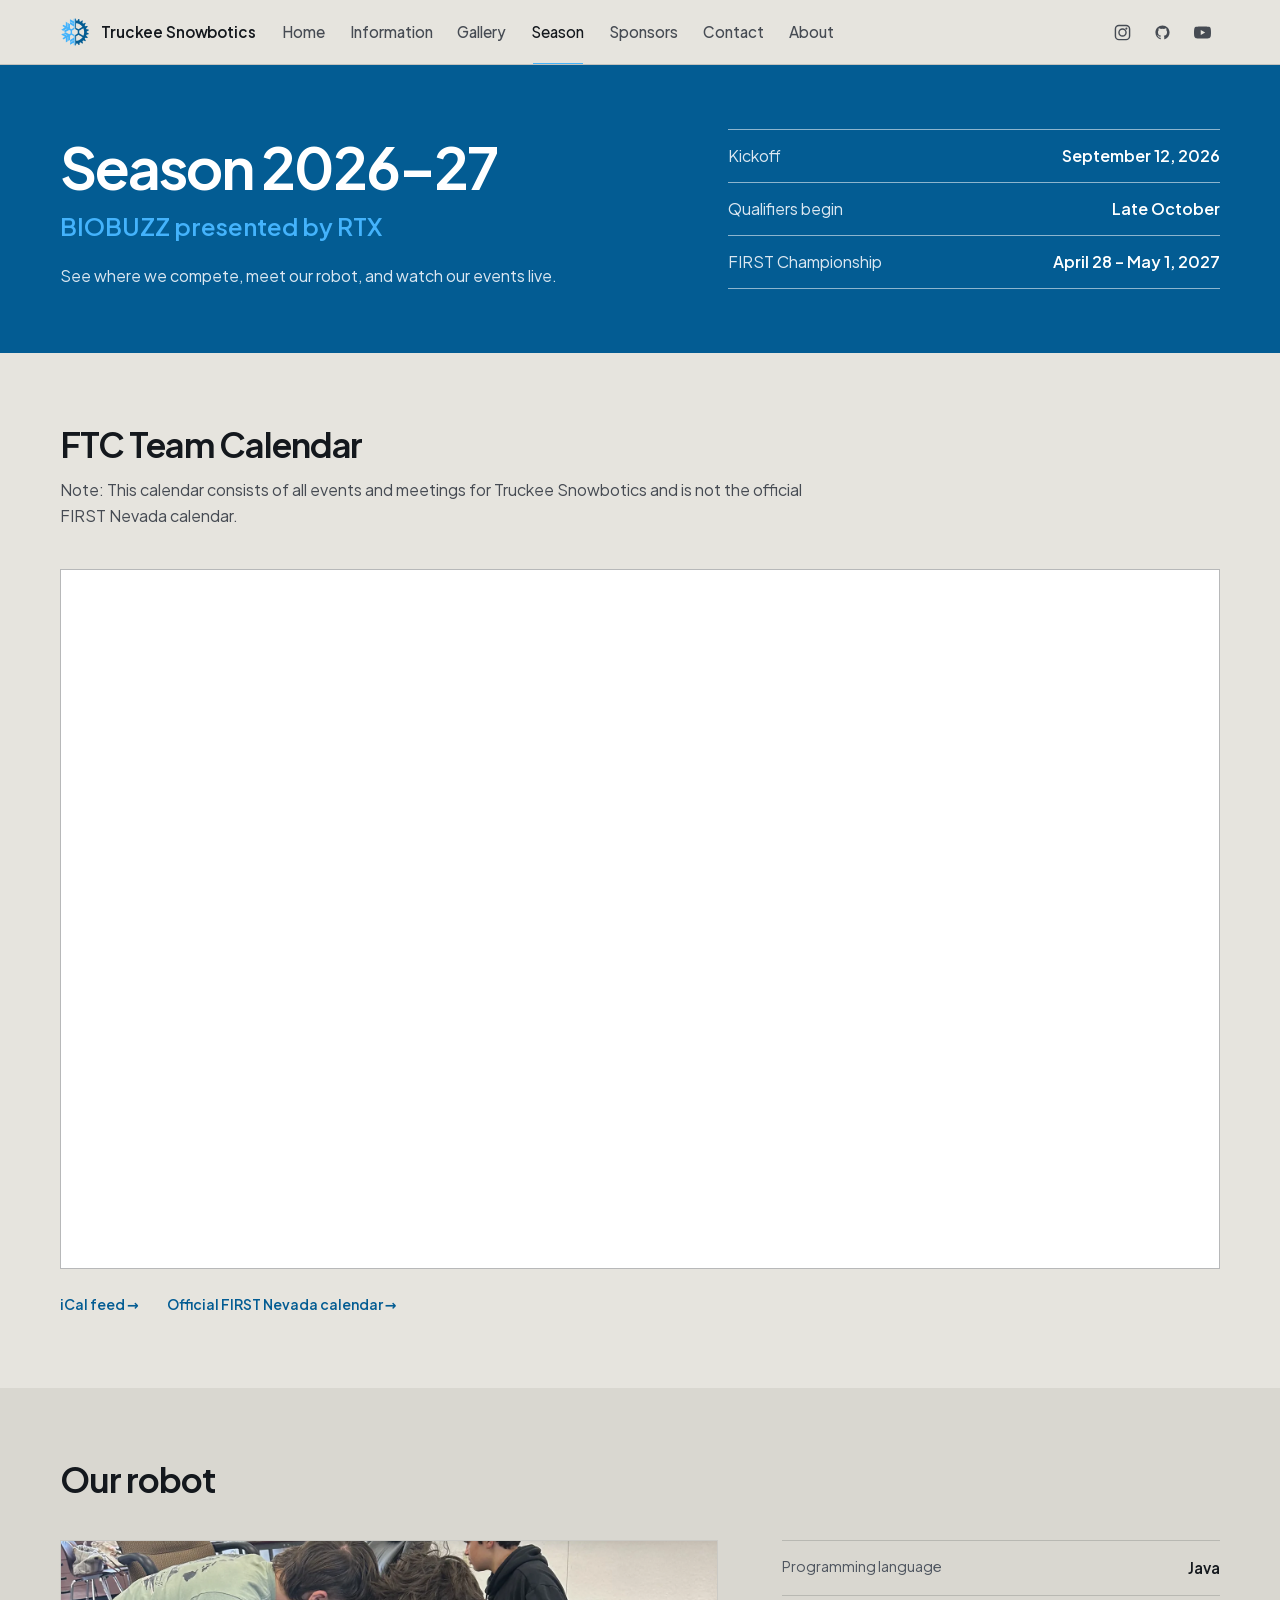
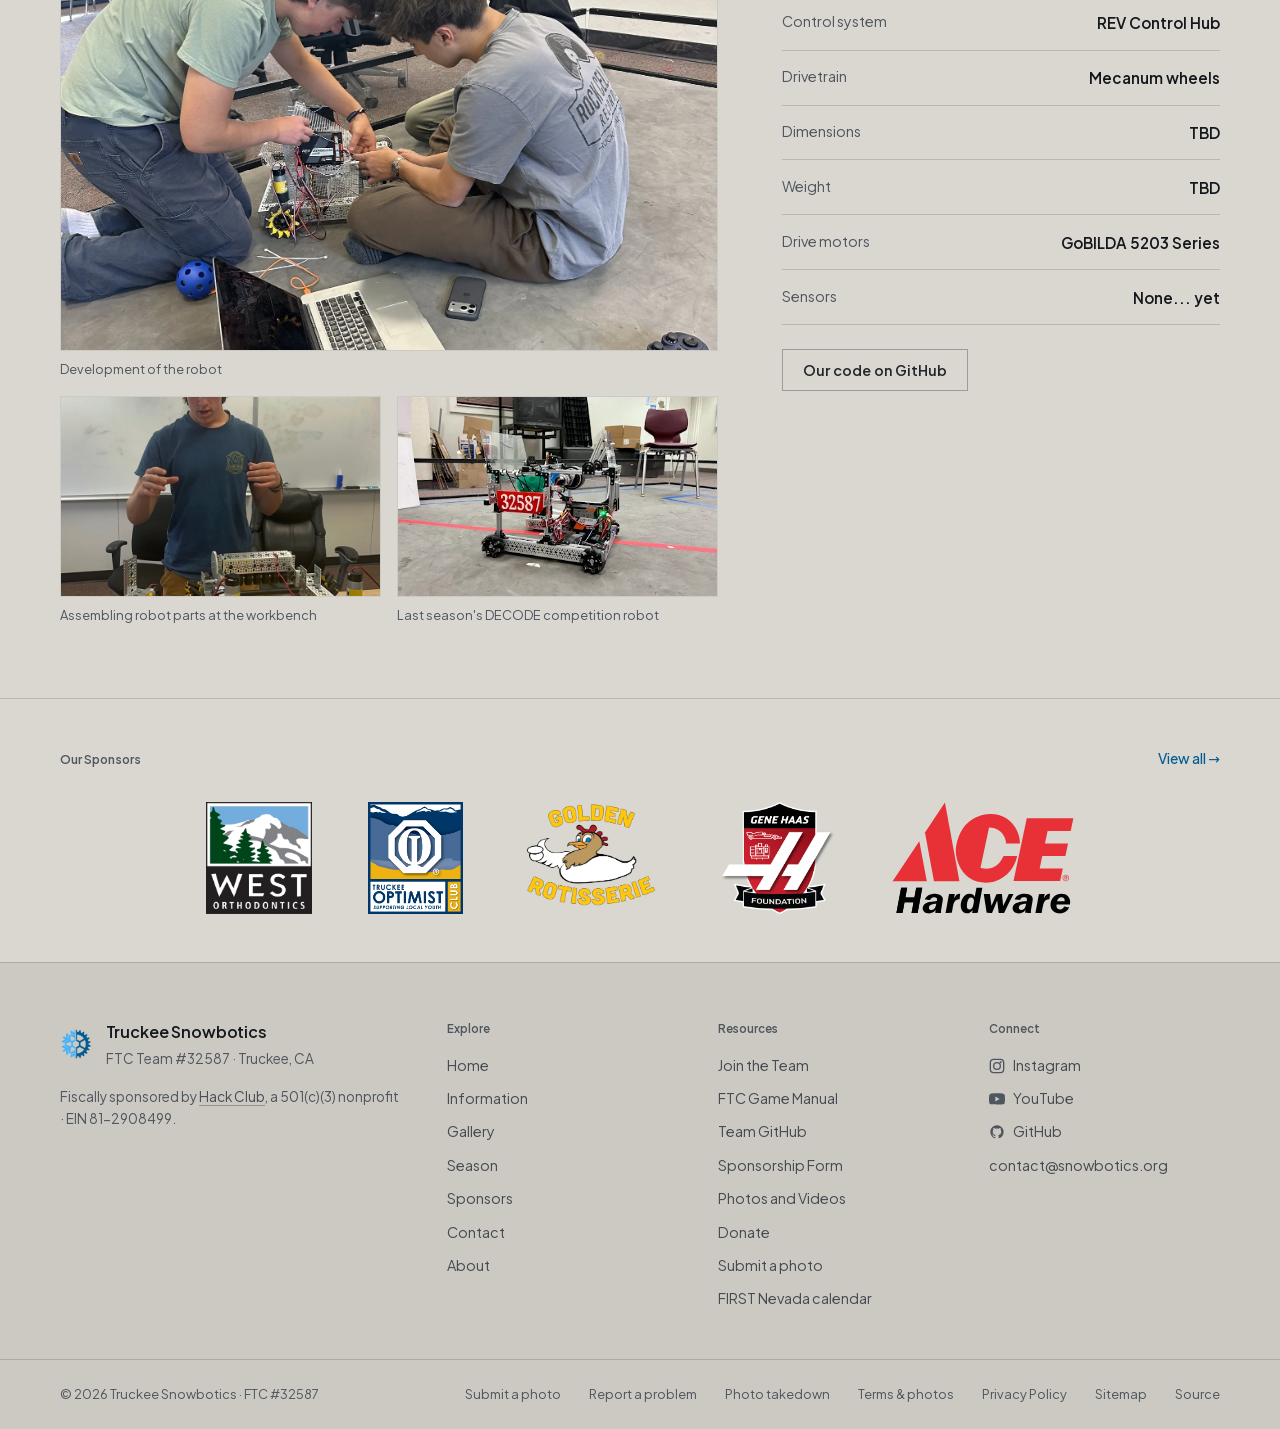
<file: season/index.html>
<!DOCTYPE html>
<html lang="en">
<head>
  <meta charset="UTF-8" />
  <meta name="viewport" content="width=device-width, initial-scale=1.0" />
  <meta name="author" content="Truckee Snowbotics" />
  <title>Season · Truckee Snowbotics</title>
  <!-- @seasonmeta -->
  <meta name="description" content="Watch Truckee Snowbotics FTC Team #32587 compete live and see our robot for the 2026–27 FIRST Tech Challenge season, BIOBUZZ." />
  <!-- @endseasonmeta -->
  <!-- @meta -->
  <link rel="canonical" href="https://snowbotics.org/season/" />
  <!-- Open Graph -->
  <meta property="og:type" content="website" />
  <meta property="og:site_name" content="Truckee Snowbotics" />
  <meta property="og:url" content="https://snowbotics.org/season/" />
  <meta property="og:title" content="Season · Truckee Snowbotics" />
  <meta property="og:description" content="Watch Truckee Snowbotics FTC Team #32587 compete live and see our robot for the 2026–27 FIRST Tech Challenge season, BIOBUZZ." />
  <meta property="og:image" content="https://snowbotics.org/images/site/og-card.png" />
  <meta property="og:image:width" content="1200" />
  <meta property="og:image:height" content="630" />
  <meta property="og:image:type" content="image/png" />
  <meta property="og:image:alt" content="Truckee Snowbotics — FTC Team #32587" />
  <!-- Twitter Card -->
  <meta name="twitter:card" content="summary_large_image" />
  <meta name="twitter:title" content="Season · Truckee Snowbotics" />
  <meta name="twitter:description" content="Watch Truckee Snowbotics FTC Team #32587 compete live and see our robot for the 2026–27 FIRST Tech Challenge season, BIOBUZZ." />
  <meta name="twitter:image" content="https://snowbotics.org/images/site/og-card.png" />
  <!-- @endmeta -->
  <!-- @partial head-common -->
  <link rel="icon" type="image/svg+xml" href="/images/site/favicon.svg" />
  <link rel="shortcut icon" href="/favicon.ico" />
  <link rel="apple-touch-icon" sizes="180x180" href="/images/site/apple-touch-icon.png" />
  <meta name="theme-color" content="#e6e4de" />
  <link rel="manifest" href="/site.webmanifest" />
  <link rel="preload" href="/assets/fonts/plus-jakarta-sans.woff2" as="font" type="font/woff2" crossorigin />
  <link rel="stylesheet" href="/assets/css/main.css" />
  <!-- @endpartial head-common -->
  <!-- Structured Data -->
  <!-- @breadcrumb -->
  <script type="application/ld+json">
  {
    "@context": "https://schema.org",
    "@type": "BreadcrumbList",
    "itemListElement": [
      {"@type": "ListItem", "position": 1, "name": "Home", "item": "https://snowbotics.org/"},
      {"@type": "ListItem", "position": 2, "name": "Season", "item": "https://snowbotics.org/season/"}
    ]
  }
  </script>
  <!-- @endbreadcrumb -->
  <!-- Preload page data -->
  <link rel="preload" href="/assets/data/links.json" as="fetch" crossorigin />
</head>
<body>
<a class="skip-link" href="#main-content">Skip to main content</a>

  <!-- ── HEADER ────────────────────────────────── -->
  <!-- @partial header -->
  <header class="site-header" id="top">
    <div class="header-inner">

      <a href="/" class="header-brand">
        <img src="/images/site/logo.svg" alt="" width="34" height="34" />
        <span>Truckee Snowbotics</span>
      </a>

      <nav class="nav" id="main-nav" aria-label="Main">
        <a href="/">Home</a>
        <a href="/information/">Information</a>
        <a href="/gallery/">Gallery</a>
        <a href="/season/" class="active" aria-current="page">Season</a>
        <a href="/sponsors/">Sponsors</a>
        <a href="/contact/">Contact</a>
        <a href="/about/">About</a>
      </nav>

      <div class="header-actions">
        <a href="#" data-link-key="instagram" target="_blank" rel="noopener" class="btn-icon" aria-label="Instagram">
          <svg width="17" height="17" viewBox="0 0 24 24" fill="none" stroke="currentColor" stroke-width="2" stroke-linecap="round" stroke-linejoin="round" aria-hidden="true">
            <rect x="2" y="2" width="20" height="20" rx="5"/>
            <circle cx="12" cy="12" r="5"/>
            <circle cx="17.5" cy="6.5" r="1.5" fill="currentColor" stroke="none"/>
          </svg>
        </a>
        <a href="#" data-link-key="githubRepo" target="_blank" rel="noopener" class="btn-icon" aria-label="GitHub">
          <svg width="17" height="17" viewBox="0 0 24 24" fill="currentColor" aria-hidden="true">
            <path d="M12 2C6.477 2 2 6.477 2 12c0 4.42 2.865 8.166 6.839 9.489.5.092.682-.217.682-.482 0-.237-.008-.866-.013-1.7-2.782.603-3.369-1.342-3.369-1.342-.454-1.155-1.11-1.462-1.11-1.462-.908-.62.069-.608.069-.608 1.003.07 1.531 1.03 1.531 1.03.892 1.529 2.341 1.087 2.91.831.092-.646.35-1.086.636-1.336-2.22-.253-4.555-1.11-4.555-4.943 0-1.091.39-1.984 1.029-2.683-.103-.253-.446-1.27.098-2.647 0 0 .84-.269 2.75 1.025A9.578 9.578 0 0112 6.836a9.59 9.59 0 012.504.337c1.909-1.294 2.747-1.025 2.747-1.025.546 1.377.202 2.394.1 2.647.64.699 1.028 1.592 1.028 2.683 0 3.842-2.339 4.687-4.566 4.935.359.309.678.919.678 1.852 0 1.336-.012 2.415-.012 2.743 0 .267.18.578.688.48C19.138 20.163 22 16.418 22 12c0-5.523-4.477-10-10-10z"/>
          </svg>
        </a>
        <a href="#" data-link-key="youtube" target="_blank" rel="noopener" class="btn-icon" aria-label="YouTube">
          <svg width="17" height="17" viewBox="0 0 24 24" fill="currentColor" aria-hidden="true">
            <path d="M23.498 6.186a3.016 3.016 0 0 0-2.122-2.136C19.505 3.545 12 3.545 12 3.545s-7.505 0-9.377.505A3.017 3.017 0 0 0 .502 6.186C0 8.07 0 12 0 12s0 3.93.502 5.814a3.016 3.016 0 0 0 2.122 2.136c1.871.505 9.376.505 9.376.505s7.505 0 9.377-.505a3.015 3.015 0 0 0 2.122-2.136C24 15.93 24 12 24 12s0-3.93-.502-5.814zM9.545 15.568V8.432L15.818 12l-6.273 3.568z"/>
          </svg>
        </a>
        <button class="hamburger" id="hamburger" aria-label="Menu" aria-expanded="false" aria-controls="mobile-nav">
          <span></span><span></span><span></span>
        </button>
      </div>

    </div>
  </header>

  <!-- Mobile nav drawer -->
  <div class="mobile-nav" id="mobile-nav" aria-hidden="true">
    <a href="/">Home</a>
    <a href="/information/">Information</a>
    <a href="/gallery/">Gallery</a>
    <a href="/season/" class="active" aria-current="page">Season</a>
    <a href="/sponsors/">Sponsors</a>
    <a href="/contact/">Contact</a>
    <a href="/about/">About</a>
    <div class="mobile-nav-actions">
      <a href="#" data-link-key="instagram" target="_blank" rel="noopener">Instagram</a>
      <a href="#" data-link-key="github" target="_blank" rel="noopener">GitHub</a>
      <a href="#" data-link-key="youtube" target="_blank" rel="noopener">YouTube</a>
      <a href="#" data-link-key="join">Join</a>
    </div>
  </div>
  <!-- @endpartial header -->

  <main id="main-content">
    <!-- @season -->
    <section class="season-hero section--blue">
      <div class="season-hero-inner">
        <div class="season-hero-main">
          <h1>Season 2026–27</h1>
          <p class="season-hero-game">BIOBUZZ presented by RTX</p>
          <p>See where we compete, meet our robot, and watch our events live.</p>
        </div>
        <dl class="season-hero-facts">
          <div><dt>Kickoff</dt><dd>September 12, 2026</dd></div>
          <div><dt>Qualifiers begin</dt><dd>Late October</dd></div>
          <div><dt>FIRST Championship</dt><dd>April 28 – May 1, 2027</dd></div>
        </dl>
      </div>
    </section>

    <section class="section" id="calendar">
      <div class="section-inner">
        <div class="section-header">
          <h2>FTC Team Calendar</h2>
          <p>Note: This calendar consists of all events and meetings for Truckee Snowbotics and is not the official FIRST Nevada calendar.</p>
        </div>
        <iframe class="gcal" src="https://calendar.google.com/calendar/embed?src=40e0828cb3f809d7b627805e26bbf09d4e47b8df5593771eb5439e7b24760741%40group.calendar.google.com&ctz=America%2FLos_Angeles&mode=MONTH&hl=en&showTitle=0&showPrint=0&showTabs=0&showCalendars=0&showTz=0&bgcolor=%23ffffff" title="FTC Team Calendar" style="height:700px" loading="lazy"></iframe>
        <div class="cal-links"><a class="season-event-link" href="https://calendar.google.com/calendar/ical/40e0828cb3f809d7b627805e26bbf09d4e47b8df5593771eb5439e7b24760741%40group.calendar.google.com/public/basic.ics" target="_blank" rel="noopener">iCal feed &rarr;</a> <a class="season-event-link" href="#" data-link-key="firstNevadaCalendar" target="_blank" rel="noopener">Official FIRST Nevada calendar →</a></div>
      </div>
    </section>

    <section class="section section--band" id="robot">
      <div class="section-inner">
        <div class="section-header">
          <h2>Our robot</h2>
        </div>
        <div class="robot-layout">
          <div class="robot-photos">
            <figure class="robot-photo robot-photo--lead"><img src="/images/gallery/01-2026-development-3.webp" alt="Development of the robot" loading="lazy" decoding="async" /><figcaption>Development of the robot</figcaption></figure>
            <figure class="robot-photo"><img src="/images/gallery/02-2026-development-2.webp" alt="Assembling robot parts at the workbench" loading="lazy" decoding="async" /><figcaption>Assembling robot parts at the workbench</figcaption></figure>
            <figure class="robot-photo"><img src="/images/gallery/08-2025-robot.webp" alt="Last season&#x27;s DECODE competition robot" loading="lazy" decoding="async" /><figcaption>Last season&#x27;s DECODE competition robot</figcaption></figure>
          </div>
          <div class="robot-side">
            <dl class="spec-list">
              <div><dt>Programming language</dt><dd>Java</dd></div>
              <div><dt>Control system</dt><dd>REV Control Hub</dd></div>
              <div><dt>Drivetrain</dt><dd>Mecanum wheels</dd></div>
              <div><dt>Dimensions</dt><dd>TBD</dd></div>
              <div><dt>Weight</dt><dd>TBD</dd></div>
              <div><dt>Drive motors</dt><dd>GoBILDA 5203 Series</dd></div>
              <div><dt>Sensors</dt><dd>None... yet</dd></div>
            </dl>
            <div class="robot-links">
              <a class="btn-outline" href="#" data-link-key="github" target="_blank" rel="noopener">Our code on GitHub</a>
              <a class="btn-outline" href="#" data-link-key="engineeringPortfolio" target="_blank" rel="noopener">Engineering portfolio</a>
            </div>
          </div>
        </div>
      </div>
    </section>
    <!-- @endseason -->
  </main>

  <!-- ── SPONSOR BAR ───────────────────────────── -->
  <div class="sponsor-bar">
    <span class="sponsor-bar-label">Our Sponsors</span>
    <div class="sponsor-bar-logos" id="sponsor-bar-logos">
      <!-- @sponsorbar -->
      <a class="sponsor-bar-logo" href="https://www.drwestortho.com/" target="_blank" rel="noopener noreferrer"><img src="/images/sponsors/west-orthodontics.jpg" alt="West Orthodontics banner" loading="lazy" decoding="async" /></a>
      <a class="sponsor-bar-logo" href="https://www.truckeeoptimistclub.com/" target="_blank" rel="noopener noreferrer"><img src="/images/sponsors/truckee-optimist-club.png" alt="Truckee Optimist Club banner" loading="lazy" decoding="async" /></a>
      <a class="sponsor-bar-logo" href="https://goldenrotisserieinc.com/" target="_blank" rel="noopener noreferrer"><img src="/images/sponsors/golden-rotisserie.png" alt="Golden Rotisserie banner" loading="lazy" decoding="async" /></a>
      <a class="sponsor-bar-logo" href="https://www.ghaasfoundation.org/" target="_blank" rel="noopener noreferrer"><img src="/images/sponsors/gene-haas-foundation.avif" alt="Gene Haas Foundation banner" loading="lazy" decoding="async" /></a>
      <a class="sponsor-bar-logo" href="https://www.acehardware.com/" target="_blank" rel="noopener noreferrer"><img src="/images/sponsors/ace-hardware.svg" alt="Ace Hardware banner" loading="lazy" decoding="async" /></a>
      <!-- @endsponsorbar -->
    </div>
    <a href="/sponsors/" class="sponsor-bar-link">View all →</a>
  </div>

  <!-- ── FOOTER ────────────────────────────────── -->
  <!-- @partial footer -->
  <footer class="site-footer">
    <div class="footer-inner">

      <div class="footer-brand">
        <div class="footer-brand-head">
          <img src="/images/site/logo.svg" alt="" width="32" height="32" />
          <div>
            <span class="footer-name">Truckee Snowbotics</span>
            <span class="footer-sub">FTC Team #32587 · Truckee, CA</span>
          </div>
        </div>
        <p class="footer-blurb">
          Fiscally sponsored by <a href="https://hackclub.com/hcb/" target="_blank" rel="noopener">Hack Club</a>,
          a 501(c)(3) nonprofit · EIN 81-2908499.
        </p>
      </div>

      <div class="footer-col">
        <h2>Explore</h2>
        <nav class="footer-nav" aria-label="Footer">
          <a href="/">Home</a>
          <a href="/information/">Information</a>
          <a href="/gallery/">Gallery</a>
          <a href="/season/">Season</a>
          <a href="/sponsors/">Sponsors</a>
          <a href="/contact/">Contact</a>
          <a href="/about/">About</a>
        </nav>
      </div>

      <div class="footer-col">
        <h2>Resources</h2>
        <!-- Every "listed" entry in links.json (written by scripts/build_links.py) -->
        <div class="footer-list" id="footer-links-list">
          <!-- @footerlinks -->
          <a href="#" data-link-key="join">Join the Team</a>
          <a href="#" data-link-key="ftc-manual">FTC Game Manual</a>
          <a href="#" data-link-key="github">Team GitHub</a>
          <a href="#" data-link-key="sponsorshipForm">Sponsorship Form</a>
          <a href="#" data-link-key="photos">Photos and Videos</a>
          <a href="#" data-link-key="donate">Donate</a>
          <a href="#" data-link-key="submitPhoto">Submit a photo</a>
          <a href="#" data-link-key="firstNevadaCalendar">FIRST Nevada calendar</a>
          <!-- @endfooterlinks -->
        </div>
      </div>

      <div class="footer-col">
        <h2>Connect</h2>
        <nav aria-label="Social links">
          <a data-link-key="instagram" href="#" target="_blank" rel="noopener">
            <svg width="16" height="16" viewBox="0 0 24 24" fill="none" stroke="currentColor" stroke-width="2" stroke-linecap="round" stroke-linejoin="round" aria-hidden="true">
              <rect x="2" y="2" width="20" height="20" rx="5"/>
              <circle cx="12" cy="12" r="5"/>
              <circle cx="17.5" cy="6.5" r="1.5" fill="currentColor" stroke="none"/>
            </svg>
            Instagram
          </a>
          <a href="#" data-link-key="youtube" target="_blank" rel="noopener">
            <svg width="16" height="16" viewBox="0 0 24 24" fill="currentColor" aria-hidden="true">
              <path d="M23.498 6.186a3.016 3.016 0 0 0-2.122-2.136C19.505 3.545 12 3.545 12 3.545s-7.505 0-9.377.505A3.017 3.017 0 0 0 .502 6.186C0 8.07 0 12 0 12s0 3.93.502 5.814a3.016 3.016 0 0 0 2.122 2.136c1.871.505 9.376.505 9.376.505s7.505 0 9.377-.505a3.015 3.015 0 0 0 2.122-2.136C24 15.93 24 12 24 12s0-3.93-.502-5.814zM9.545 15.568V8.432L15.818 12l-6.273 3.568z"/>
            </svg>
            YouTube
          </a>
          <a data-link-key="github" href="#" target="_blank" rel="noopener">
            <svg width="16" height="16" viewBox="0 0 24 24" fill="currentColor" aria-hidden="true">
              <path d="M12 2C6.477 2 2 6.477 2 12c0 4.42 2.865 8.166 6.839 9.489.5.092.682-.217.682-.482 0-.237-.008-.866-.013-1.7-2.782.603-3.369-1.342-3.369-1.342-.454-1.155-1.11-1.462-1.11-1.462-.908-.62.069-.608.069-.608 1.003.07 1.531 1.03 1.531 1.03.892 1.529 2.341 1.087 2.91.831.092-.646.35-1.086.636-1.336-2.22-.253-4.555-1.11-4.555-4.943 0-1.091.39-1.984 1.029-2.683-.103-.253-.446-1.27.098-2.647 0 0 .84-.269 2.75 1.025A9.578 9.578 0 0112 6.836a9.59 9.59 0 012.504.337c1.909-1.294 2.747-1.025 2.747-1.025.546 1.377.202 2.394.1 2.647.64.699 1.028 1.592 1.028 2.683 0 3.842-2.339 4.687-4.566 4.935.359.309.678.919.678 1.852 0 1.336-.012 2.415-.012 2.743 0 .267.18.578.688.48C19.138 20.163 22 16.418 22 12c0-5.523-4.477-10-10-10z"/>
            </svg>
            GitHub
          </a>
          <a data-link-key="email" href="#">contact@snowbotics.org</a>
        </nav>
      </div>

    </div>
    <div class="footer-bottom">
      <span>© 2026 Truckee Snowbotics · FTC #32587</span>
      <a data-link-key="submitPhoto" href="#" target="_blank" rel="noopener">Submit a photo</a>
      <a data-link-key="reportProblem" href="#" target="_blank" rel="noopener">Report a problem</a>
      <a data-link-key="takedown" href="#">Photo takedown</a>
      <a href="/terms/">Terms &amp; photos</a>
      <a href="/privacy/">Privacy Policy</a>
      <a href="/sitemap.xml">Sitemap</a>
      <a data-link-key="githubRepo" href="#" target="_blank" rel="noopener">Source</a>
    </div>
  </footer>
  <!-- @endpartial footer -->

  <!-- @partial scripts -->
  <script src="/assets/js/main.js" defer></script>
  <!-- @endpartial scripts -->
</body>
</html>
</file>
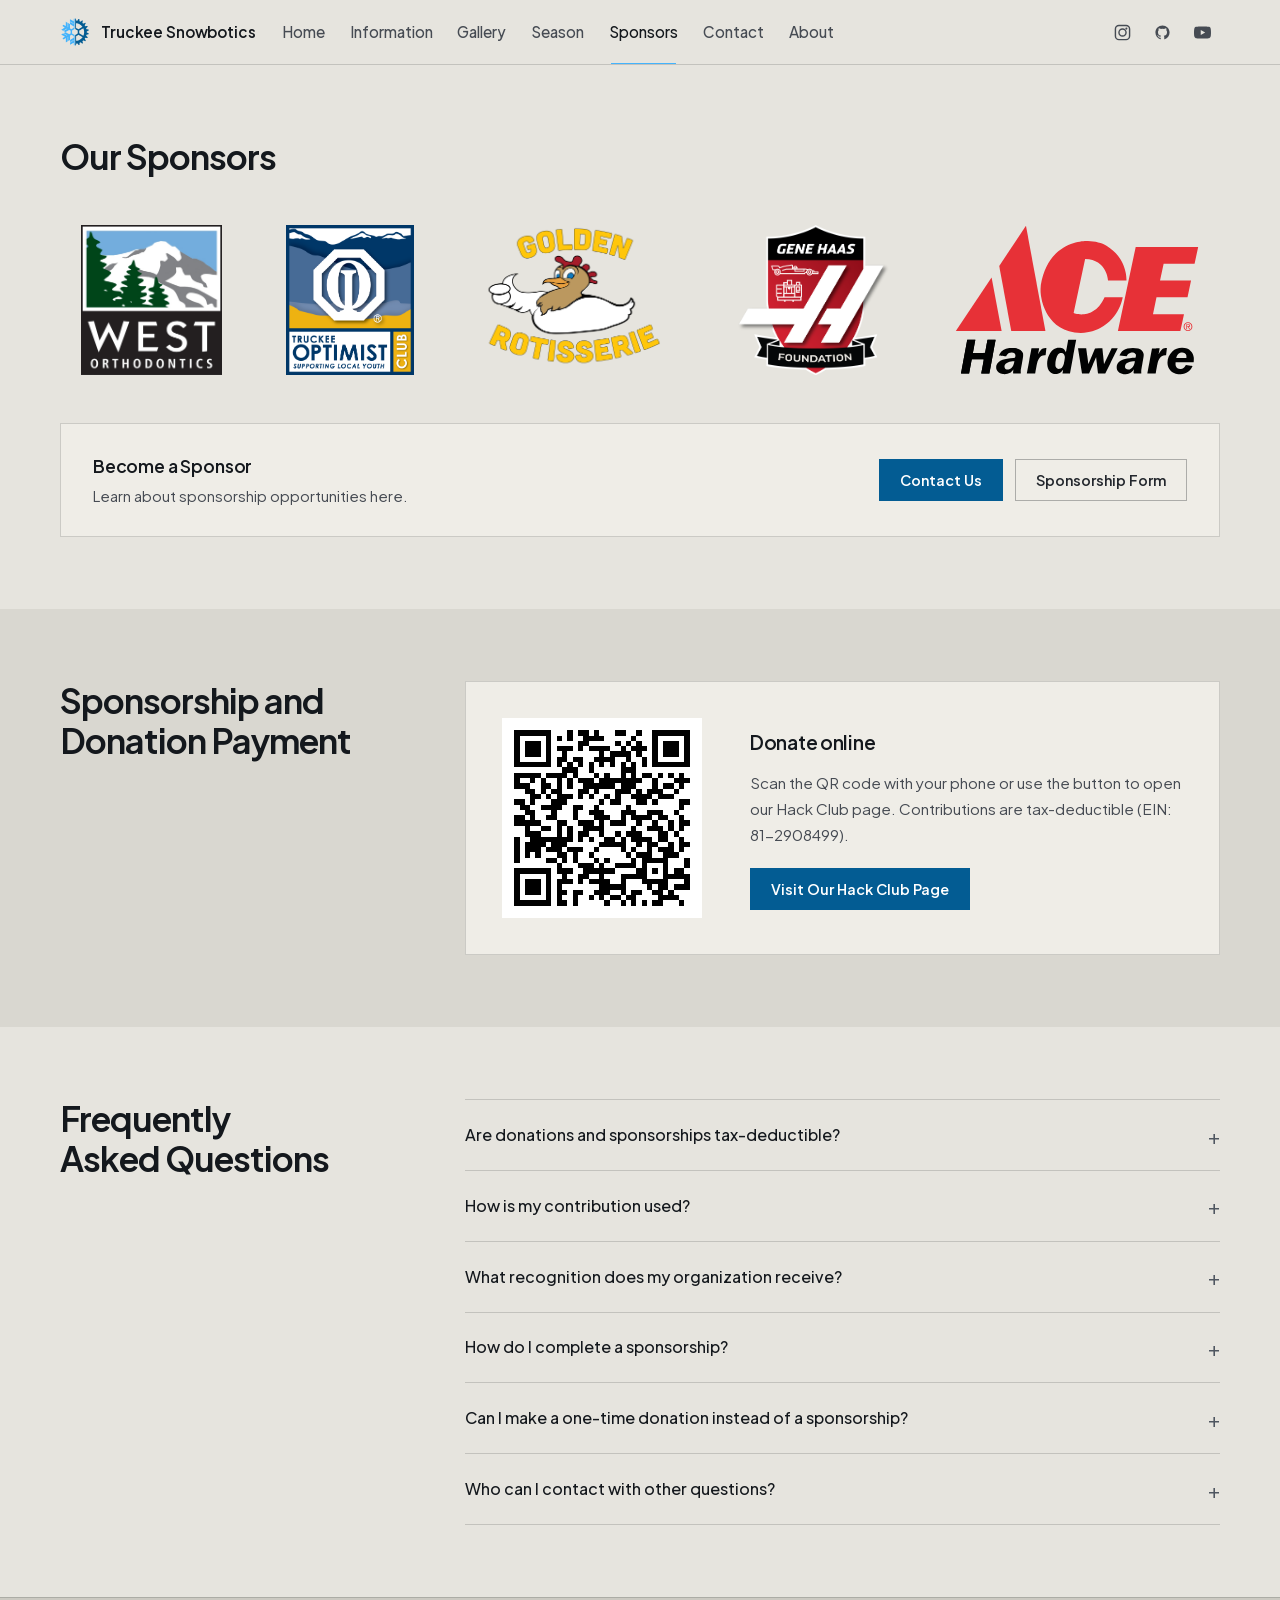
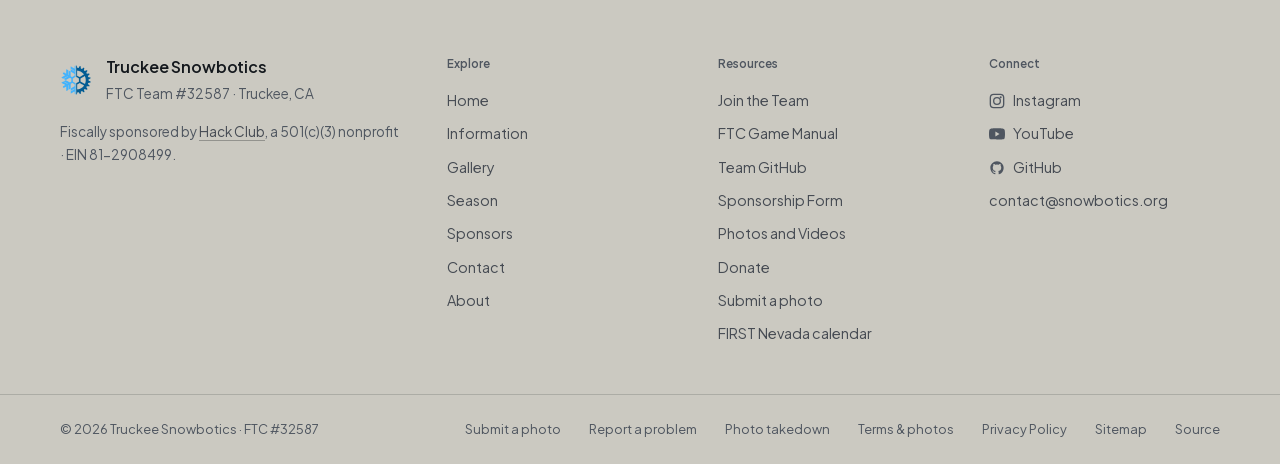
<file: sponsors/index.html>
<!DOCTYPE html>
<html lang="en">
<head>
  <meta charset="UTF-8" />
  <meta name="viewport" content="width=device-width, initial-scale=1.0" />
  <meta name="author" content="Truckee Snowbotics" />
  <meta name="description" content="Meet the sponsors and supporters who make Truckee Snowbotics FTC Team #32587 possible. Find out how to become a sponsor." />
  <title>Sponsors · Truckee Snowbotics</title>
  <!-- @meta -->
  <link rel="canonical" href="https://snowbotics.org/sponsors/" />
  <!-- Open Graph -->
  <meta property="og:type" content="website" />
  <meta property="og:site_name" content="Truckee Snowbotics" />
  <meta property="og:url" content="https://snowbotics.org/sponsors/" />
  <meta property="og:title" content="Sponsors · Truckee Snowbotics" />
  <meta property="og:description" content="Meet the sponsors and supporters who make Truckee Snowbotics FTC Team #32587 possible. Find out how to become a sponsor." />
  <meta property="og:image" content="https://snowbotics.org/images/site/og-card.png" />
  <meta property="og:image:width" content="1200" />
  <meta property="og:image:height" content="630" />
  <meta property="og:image:type" content="image/png" />
  <meta property="og:image:alt" content="Truckee Snowbotics — FTC Team #32587" />
  <!-- Twitter Card -->
  <meta name="twitter:card" content="summary_large_image" />
  <meta name="twitter:title" content="Sponsors · Truckee Snowbotics" />
  <meta name="twitter:description" content="Meet the sponsors and supporters who make Truckee Snowbotics FTC Team #32587 possible. Find out how to become a sponsor." />
  <meta name="twitter:image" content="https://snowbotics.org/images/site/og-card.png" />
  <!-- @endmeta -->
  <!-- @partial head-common -->
  <link rel="icon" type="image/svg+xml" href="/images/site/favicon.svg" />
  <link rel="shortcut icon" href="/favicon.ico" />
  <link rel="apple-touch-icon" sizes="180x180" href="/images/site/apple-touch-icon.png" />
  <meta name="theme-color" content="#e6e4de" />
  <link rel="manifest" href="/site.webmanifest" />
  <link rel="preload" href="/assets/fonts/plus-jakarta-sans.woff2" as="font" type="font/woff2" crossorigin />
  <link rel="stylesheet" href="/assets/css/main.css" />
  <!-- @endpartial head-common -->
  <!-- Structured Data -->
  <!-- @breadcrumb -->
  <script type="application/ld+json">
  {
    "@context": "https://schema.org",
    "@type": "BreadcrumbList",
    "itemListElement": [
      {"@type": "ListItem", "position": 1, "name": "Home", "item": "https://snowbotics.org/"},
      {"@type": "ListItem", "position": 2, "name": "Sponsors", "item": "https://snowbotics.org/sponsors/"}
    ]
  }
  </script>
  <!-- @endbreadcrumb -->
  <!-- Preload page data -->
  <link rel="preload" href="/assets/data/sponsors.json" as="fetch" crossorigin />
  <link rel="preload" href="/assets/data/links.json" as="fetch" crossorigin />
</head>
<body>
<a class="skip-link" href="#main-content">Skip to main content</a>

  <!-- ── HEADER ──────────────────────────────── -->
  <!-- @partial header -->
  <header class="site-header" id="top">
    <div class="header-inner">

      <a href="/" class="header-brand">
        <img src="/images/site/logo.svg" alt="" width="34" height="34" />
        <span>Truckee Snowbotics</span>
      </a>

      <nav class="nav" id="main-nav" aria-label="Main">
        <a href="/">Home</a>
        <a href="/information/">Information</a>
        <a href="/gallery/">Gallery</a>
        <a href="/season/">Season</a>
        <a href="/sponsors/" class="active" aria-current="page">Sponsors</a>
        <a href="/contact/">Contact</a>
        <a href="/about/">About</a>
      </nav>

      <div class="header-actions">
        <a href="#" data-link-key="instagram" target="_blank" rel="noopener" class="btn-icon" aria-label="Instagram">
          <svg width="17" height="17" viewBox="0 0 24 24" fill="none" stroke="currentColor" stroke-width="2" stroke-linecap="round" stroke-linejoin="round" aria-hidden="true">
            <rect x="2" y="2" width="20" height="20" rx="5"/>
            <circle cx="12" cy="12" r="5"/>
            <circle cx="17.5" cy="6.5" r="1.5" fill="currentColor" stroke="none"/>
          </svg>
        </a>
        <a href="#" data-link-key="githubRepo" target="_blank" rel="noopener" class="btn-icon" aria-label="GitHub">
          <svg width="17" height="17" viewBox="0 0 24 24" fill="currentColor" aria-hidden="true">
            <path d="M12 2C6.477 2 2 6.477 2 12c0 4.42 2.865 8.166 6.839 9.489.5.092.682-.217.682-.482 0-.237-.008-.866-.013-1.7-2.782.603-3.369-1.342-3.369-1.342-.454-1.155-1.11-1.462-1.11-1.462-.908-.62.069-.608.069-.608 1.003.07 1.531 1.03 1.531 1.03.892 1.529 2.341 1.087 2.91.831.092-.646.35-1.086.636-1.336-2.22-.253-4.555-1.11-4.555-4.943 0-1.091.39-1.984 1.029-2.683-.103-.253-.446-1.27.098-2.647 0 0 .84-.269 2.75 1.025A9.578 9.578 0 0112 6.836a9.59 9.59 0 012.504.337c1.909-1.294 2.747-1.025 2.747-1.025.546 1.377.202 2.394.1 2.647.64.699 1.028 1.592 1.028 2.683 0 3.842-2.339 4.687-4.566 4.935.359.309.678.919.678 1.852 0 1.336-.012 2.415-.012 2.743 0 .267.18.578.688.48C19.138 20.163 22 16.418 22 12c0-5.523-4.477-10-10-10z"/>
          </svg>
        </a>
        <a href="#" data-link-key="youtube" target="_blank" rel="noopener" class="btn-icon" aria-label="YouTube">
          <svg width="17" height="17" viewBox="0 0 24 24" fill="currentColor" aria-hidden="true">
            <path d="M23.498 6.186a3.016 3.016 0 0 0-2.122-2.136C19.505 3.545 12 3.545 12 3.545s-7.505 0-9.377.505A3.017 3.017 0 0 0 .502 6.186C0 8.07 0 12 0 12s0 3.93.502 5.814a3.016 3.016 0 0 0 2.122 2.136c1.871.505 9.376.505 9.376.505s7.505 0 9.377-.505a3.015 3.015 0 0 0 2.122-2.136C24 15.93 24 12 24 12s0-3.93-.502-5.814zM9.545 15.568V8.432L15.818 12l-6.273 3.568z"/>
          </svg>
        </a>
        <button class="hamburger" id="hamburger" aria-label="Menu" aria-expanded="false" aria-controls="mobile-nav">
          <span></span><span></span><span></span>
        </button>
      </div>

    </div>
  </header>

  <!-- Mobile nav drawer -->
  <div class="mobile-nav" id="mobile-nav" aria-hidden="true">
    <a href="/">Home</a>
    <a href="/information/">Information</a>
    <a href="/gallery/">Gallery</a>
    <a href="/season/">Season</a>
    <a href="/sponsors/" class="active" aria-current="page">Sponsors</a>
    <a href="/contact/">Contact</a>
    <a href="/about/">About</a>
    <div class="mobile-nav-actions">
      <a href="#" data-link-key="instagram" target="_blank" rel="noopener">Instagram</a>
      <a href="#" data-link-key="github" target="_blank" rel="noopener">GitHub</a>
      <a href="#" data-link-key="youtube" target="_blank" rel="noopener">YouTube</a>
      <a href="#" data-link-key="join">Join</a>
    </div>
  </div>
  <!-- @endpartial header -->

  <main id="main-content">

    <!-- ── SPONSORS ───────────────────────────── -->
    <section class="section" id="sponsors">
      <div class="section-inner">
        <div class="section-header">
          <h1>Our Sponsors</h1>
        </div>
        <div class="sponsor-grid">
          <!-- @sponsors -->
          <a class="sponsor-item" href="https://www.drwestortho.com/" target="_blank" rel="noopener noreferrer"><img src="/images/sponsors/west-orthodontics.jpg" alt="West Orthodontics banner" loading="lazy" decoding="async" /></a>
          <a class="sponsor-item" href="https://www.truckeeoptimistclub.com/" target="_blank" rel="noopener noreferrer"><img src="/images/sponsors/truckee-optimist-club.png" alt="Truckee Optimist Club banner" loading="lazy" decoding="async" /></a>
          <a class="sponsor-item" href="https://goldenrotisserieinc.com/" target="_blank" rel="noopener noreferrer"><img src="/images/sponsors/golden-rotisserie.png" alt="Golden Rotisserie banner" loading="lazy" decoding="async" /></a>
          <a class="sponsor-item" href="https://www.ghaasfoundation.org/" target="_blank" rel="noopener noreferrer"><img src="/images/sponsors/gene-haas-foundation.avif" alt="Gene Haas Foundation banner" loading="lazy" decoding="async" /></a>
          <a class="sponsor-item" href="https://www.acehardware.com/" target="_blank" rel="noopener noreferrer"><img src="/images/sponsors/ace-hardware.svg" alt="Ace Hardware banner" loading="lazy" decoding="async" /></a>
          <!-- @endsponsors -->
        </div>
        <div class="sponsor-cta">
          <p>Become a Sponsor</p>
          <span>Learn about sponsorship opportunities here.</span>
          <div class="sponsor-cta-actions">
            <a href="/contact/" class="btn-primary">Contact Us</a>
            <a href="#" data-link-key="sponsorshipForm" class="btn-outline" target="_blank" rel="noopener">Sponsorship Form</a>
          </div>
        </div>
      </div>
    </section>

    <!-- ── HACK CLUB ─────────────────────────── -->
    <section class="section section--split section--band" id="hackclub">
      <div class="section-inner">
        <div class="section-header">
          <h2>Sponsorship and Donation Payment</h2>
        </div>
        <div class="pay-panel">
          <img class="pay-qr" src="../images/site/donation-qr-2026.png" alt="QR code linking to our Hack Club page" width="300" height="300" loading="lazy" decoding="async" />
          <div class="pay-copy">
            <h3>Donate online</h3>
            <p>Scan the QR code with your phone or use the button to open our Hack Club page. Contributions are tax-deductible (EIN: 81-2908499).</p>
            <a data-link-key="donate" href="#" class="btn-primary" target="_blank" rel="noopener">Visit Our Hack Club Page</a>
          </div>
        </div>
      </div>
    </section>


    <!-- ── FAQ ──────────────────────────────────── -->
    <section class="section section--split" id="faq">
      <div class="section-inner">
        <div class="section-header">
          <h2>Frequently Asked Questions</h2>
        </div>
        <div class="faq-list">

          <details class="faq-item">
            <summary>Are donations and sponsorships tax-deductible?</summary>
            <p>Yes. Truckee Snowbotics is fiscally sponsored by Hack Club, a registered 501(c)(3) nonprofit (EIN: 81-2908499). Donations and sponsorships are tax-deductible to the full extent permitted by law. You will receive a receipt from Hack Club for your records.</p>
          </details>

          <details class="faq-item">
            <summary>How is my contribution used?</summary>
            <p>Funds go directly toward competition registration fees, robot parts and materials, travel to tournaments, and team tools. All spending is transparently tracked through Hack Club Bank — you can view our public ledger on our Hack Club page.</p>
          </details>

          <details class="faq-item">
            <summary>What recognition does my organization receive?</summary>
            <p>Sponsors are featured on this website with your logo and a link to your site. Depending on sponsorship level, your logo may also appear on our robot, team shirts, and pit display at competitions. See the sponsorship form for full tier details.</p>
          </details>

          <details class="faq-item">
            <summary>How do I complete a sponsorship?</summary>
            <p>Download and fill out the <a href="#" data-link-key="sponsorshipForm" target="_blank" rel="noopener">sponsorship form</a>, then send it to <a data-link-key="email" href="#">contact@snowbotics.org</a>. Payment can be made via check or online through our Hack Club page. We'll follow up promptly.</p>
          </details>

          <details class="faq-item">
            <summary>Can I make a one-time donation instead of a sponsorship?</summary>
            <p>Absolutely. Any amount is appreciated and tax-deductible. Use the <a href="#" data-link-key="donate" target="_blank" rel="noopener">Hack Club donation page</a> or reach out to <a data-link-key="email" href="#">contact@snowbotics.org</a> if you'd prefer to send a check.</p>
          </details>

          <details class="faq-item">
            <summary>Who can I contact with other questions?</summary>
            <p>Email us at <a data-link-key="email" href="#">contact@snowbotics.org</a> or use the <a href="/contact/">contact form</a>. We typically respond within a few business days.</p>
          </details>

        </div>
      </div>
    </section>

  </main>

  <!-- ── FOOTER ────────────────────────────────── -->
  <!-- @partial footer -->
  <footer class="site-footer">
    <div class="footer-inner">

      <div class="footer-brand">
        <div class="footer-brand-head">
          <img src="/images/site/logo.svg" alt="" width="32" height="32" />
          <div>
            <span class="footer-name">Truckee Snowbotics</span>
            <span class="footer-sub">FTC Team #32587 · Truckee, CA</span>
          </div>
        </div>
        <p class="footer-blurb">
          Fiscally sponsored by <a href="https://hackclub.com/hcb/" target="_blank" rel="noopener">Hack Club</a>,
          a 501(c)(3) nonprofit · EIN 81-2908499.
        </p>
      </div>

      <div class="footer-col">
        <h2>Explore</h2>
        <nav class="footer-nav" aria-label="Footer">
          <a href="/">Home</a>
          <a href="/information/">Information</a>
          <a href="/gallery/">Gallery</a>
          <a href="/season/">Season</a>
          <a href="/sponsors/">Sponsors</a>
          <a href="/contact/">Contact</a>
          <a href="/about/">About</a>
        </nav>
      </div>

      <div class="footer-col">
        <h2>Resources</h2>
        <!-- Every "listed" entry in links.json (written by scripts/build_links.py) -->
        <div class="footer-list" id="footer-links-list">
          <!-- @footerlinks -->
          <a href="#" data-link-key="join">Join the Team</a>
          <a href="#" data-link-key="ftc-manual">FTC Game Manual</a>
          <a href="#" data-link-key="github">Team GitHub</a>
          <a href="#" data-link-key="sponsorshipForm">Sponsorship Form</a>
          <a href="#" data-link-key="photos">Photos and Videos</a>
          <a href="#" data-link-key="donate">Donate</a>
          <a href="#" data-link-key="submitPhoto">Submit a photo</a>
          <a href="#" data-link-key="firstNevadaCalendar">FIRST Nevada calendar</a>
          <!-- @endfooterlinks -->
        </div>
      </div>

      <div class="footer-col">
        <h2>Connect</h2>
        <nav aria-label="Social links">
          <a data-link-key="instagram" href="#" target="_blank" rel="noopener">
            <svg width="16" height="16" viewBox="0 0 24 24" fill="none" stroke="currentColor" stroke-width="2" stroke-linecap="round" stroke-linejoin="round" aria-hidden="true">
              <rect x="2" y="2" width="20" height="20" rx="5"/>
              <circle cx="12" cy="12" r="5"/>
              <circle cx="17.5" cy="6.5" r="1.5" fill="currentColor" stroke="none"/>
            </svg>
            Instagram
          </a>
          <a href="#" data-link-key="youtube" target="_blank" rel="noopener">
            <svg width="16" height="16" viewBox="0 0 24 24" fill="currentColor" aria-hidden="true">
              <path d="M23.498 6.186a3.016 3.016 0 0 0-2.122-2.136C19.505 3.545 12 3.545 12 3.545s-7.505 0-9.377.505A3.017 3.017 0 0 0 .502 6.186C0 8.07 0 12 0 12s0 3.93.502 5.814a3.016 3.016 0 0 0 2.122 2.136c1.871.505 9.376.505 9.376.505s7.505 0 9.377-.505a3.015 3.015 0 0 0 2.122-2.136C24 15.93 24 12 24 12s0-3.93-.502-5.814zM9.545 15.568V8.432L15.818 12l-6.273 3.568z"/>
            </svg>
            YouTube
          </a>
          <a data-link-key="github" href="#" target="_blank" rel="noopener">
            <svg width="16" height="16" viewBox="0 0 24 24" fill="currentColor" aria-hidden="true">
              <path d="M12 2C6.477 2 2 6.477 2 12c0 4.42 2.865 8.166 6.839 9.489.5.092.682-.217.682-.482 0-.237-.008-.866-.013-1.7-2.782.603-3.369-1.342-3.369-1.342-.454-1.155-1.11-1.462-1.11-1.462-.908-.62.069-.608.069-.608 1.003.07 1.531 1.03 1.531 1.03.892 1.529 2.341 1.087 2.91.831.092-.646.35-1.086.636-1.336-2.22-.253-4.555-1.11-4.555-4.943 0-1.091.39-1.984 1.029-2.683-.103-.253-.446-1.27.098-2.647 0 0 .84-.269 2.75 1.025A9.578 9.578 0 0112 6.836a9.59 9.59 0 012.504.337c1.909-1.294 2.747-1.025 2.747-1.025.546 1.377.202 2.394.1 2.647.64.699 1.028 1.592 1.028 2.683 0 3.842-2.339 4.687-4.566 4.935.359.309.678.919.678 1.852 0 1.336-.012 2.415-.012 2.743 0 .267.18.578.688.48C19.138 20.163 22 16.418 22 12c0-5.523-4.477-10-10-10z"/>
            </svg>
            GitHub
          </a>
          <a data-link-key="email" href="#">contact@snowbotics.org</a>
        </nav>
      </div>

    </div>
    <div class="footer-bottom">
      <span>© 2026 Truckee Snowbotics · FTC #32587</span>
      <a data-link-key="submitPhoto" href="#" target="_blank" rel="noopener">Submit a photo</a>
      <a data-link-key="reportProblem" href="#" target="_blank" rel="noopener">Report a problem</a>
      <a data-link-key="takedown" href="#">Photo takedown</a>
      <a href="/terms/">Terms &amp; photos</a>
      <a href="/privacy/">Privacy Policy</a>
      <a href="/sitemap.xml">Sitemap</a>
      <a data-link-key="githubRepo" href="#" target="_blank" rel="noopener">Source</a>
    </div>
  </footer>
  <!-- @endpartial footer -->

  <!-- @partial scripts -->
  <script src="/assets/js/main.js" defer></script>
  <!-- @endpartial scripts -->
</body>
</html>
</file>
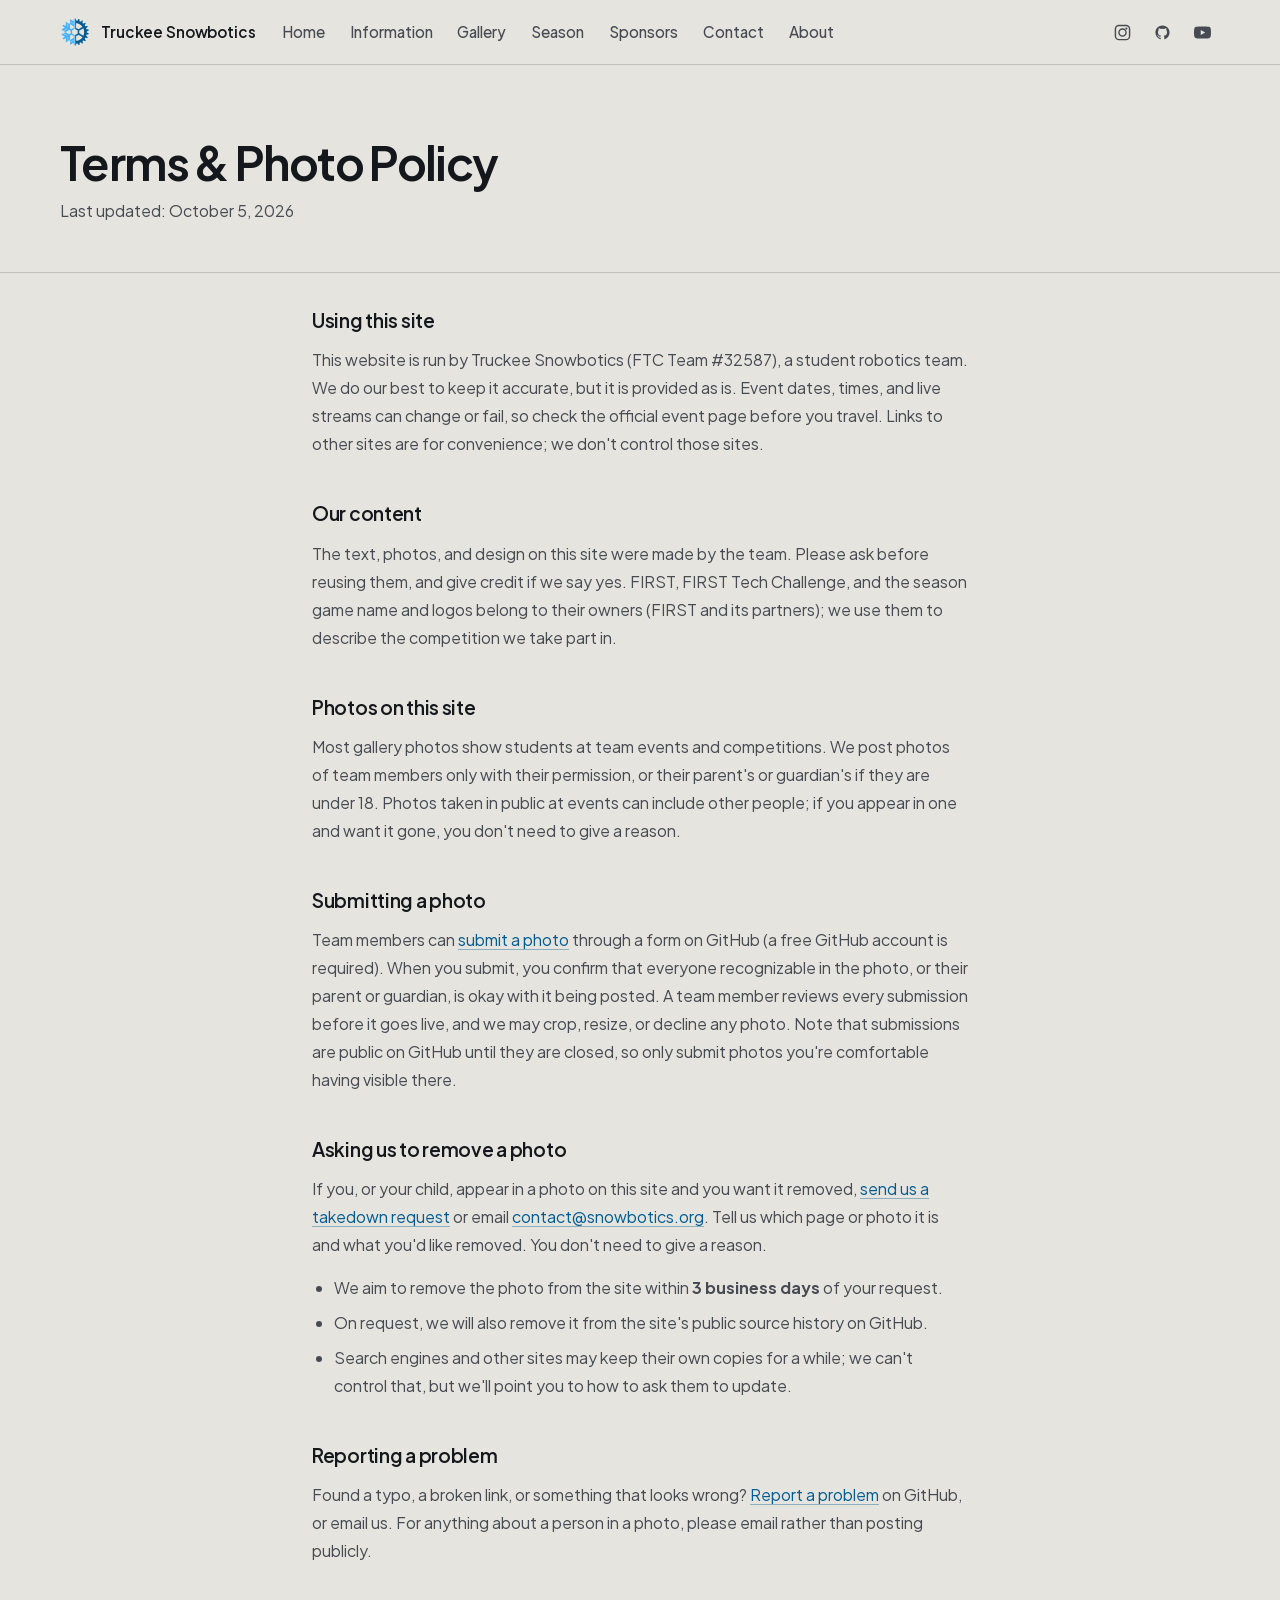
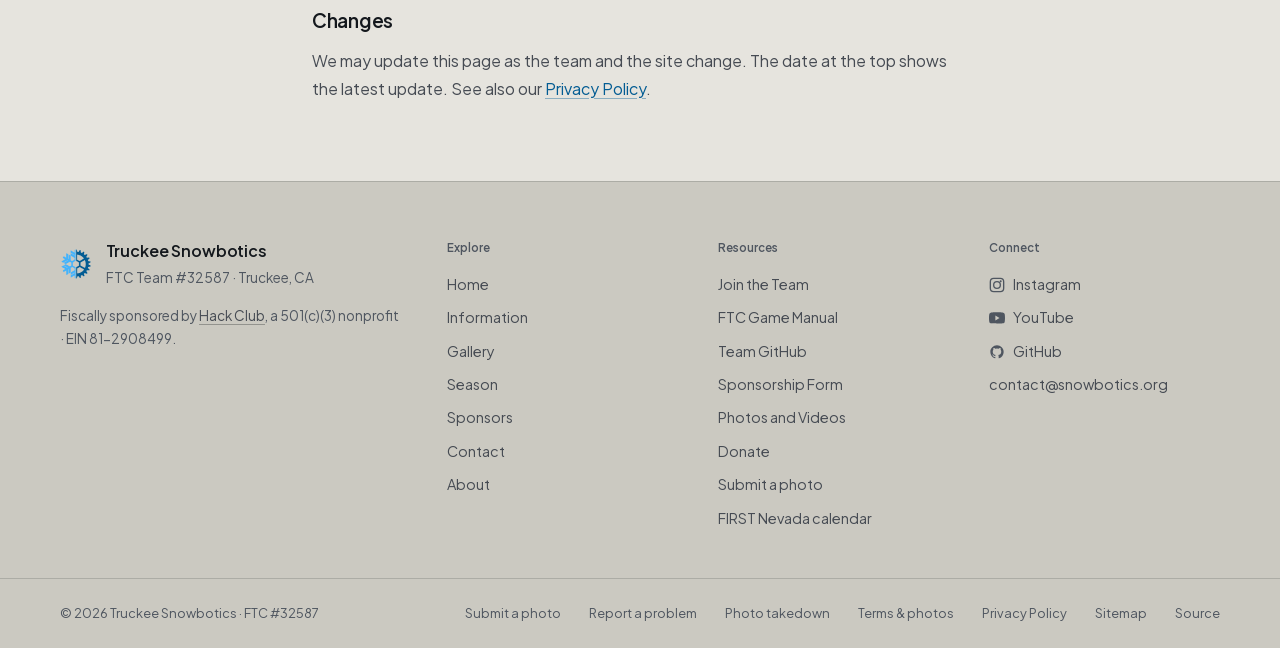
<file: terms/index.html>
<!DOCTYPE html>
<html lang="en">
<head>
  <meta charset="UTF-8" />
  <meta name="viewport" content="width=device-width, initial-scale=1.0" />
  <meta name="author" content="Truckee Snowbotics" />
  <meta name="description" content="Terms of use and photo policy for Truckee Snowbotics FTC Team #32587: how we use photos, how to submit one, and how to ask us to take one down." />
  <title>Terms &amp; Photo Policy · Truckee Snowbotics</title>
  <!-- @meta -->
  <link rel="canonical" href="https://snowbotics.org/terms/" />
  <!-- Open Graph -->
  <meta property="og:type" content="website" />
  <meta property="og:site_name" content="Truckee Snowbotics" />
  <meta property="og:url" content="https://snowbotics.org/terms/" />
  <meta property="og:title" content="Terms &amp; Photo Policy · Truckee Snowbotics" />
  <meta property="og:description" content="Terms of use and photo policy for Truckee Snowbotics FTC Team #32587: how we use photos, how to submit one, and how to ask us to take one down." />
  <meta property="og:image" content="https://snowbotics.org/images/site/og-card.png" />
  <meta property="og:image:width" content="1200" />
  <meta property="og:image:height" content="630" />
  <meta property="og:image:type" content="image/png" />
  <meta property="og:image:alt" content="Truckee Snowbotics — FTC Team #32587" />
  <!-- Twitter Card -->
  <meta name="twitter:card" content="summary_large_image" />
  <meta name="twitter:title" content="Terms &amp; Photo Policy · Truckee Snowbotics" />
  <meta name="twitter:description" content="Terms of use and photo policy for Truckee Snowbotics FTC Team #32587: how we use photos, how to submit one, and how to ask us to take one down." />
  <meta name="twitter:image" content="https://snowbotics.org/images/site/og-card.png" />
  <!-- @endmeta -->
  <!-- @partial head-common -->
  <link rel="icon" type="image/svg+xml" href="/images/site/favicon.svg" />
  <link rel="shortcut icon" href="/favicon.ico" />
  <link rel="apple-touch-icon" sizes="180x180" href="/images/site/apple-touch-icon.png" />
  <meta name="theme-color" content="#e6e4de" />
  <link rel="manifest" href="/site.webmanifest" />
  <link rel="preload" href="/assets/fonts/plus-jakarta-sans.woff2" as="font" type="font/woff2" crossorigin />
  <link rel="stylesheet" href="/assets/css/main.css" />
  <!-- @endpartial head-common -->
  <!-- Structured Data -->
  <!-- @breadcrumb -->
  <script type="application/ld+json">
  {
    "@context": "https://schema.org",
    "@type": "BreadcrumbList",
    "itemListElement": [
      {"@type": "ListItem", "position": 1, "name": "Home", "item": "https://snowbotics.org/"},
      {"@type": "ListItem", "position": 2, "name": "Terms & Photo Policy", "item": "https://snowbotics.org/terms/"}
    ]
  }
  </script>
  <!-- @endbreadcrumb -->
  <!-- Preload page data -->
  <link rel="preload" href="/assets/data/links.json" as="fetch" crossorigin />
</head>
<body>
<a class="skip-link" href="#main-content">Skip to main content</a>

  <!-- ── HEADER ────────────────────────────────── -->
  <!-- @partial header -->
  <header class="site-header" id="top">
    <div class="header-inner">

      <a href="/" class="header-brand">
        <img src="/images/site/logo.svg" alt="" width="34" height="34" />
        <span>Truckee Snowbotics</span>
      </a>

      <nav class="nav" id="main-nav" aria-label="Main">
        <a href="/">Home</a>
        <a href="/information/">Information</a>
        <a href="/gallery/">Gallery</a>
        <a href="/season/">Season</a>
        <a href="/sponsors/">Sponsors</a>
        <a href="/contact/">Contact</a>
        <a href="/about/">About</a>
      </nav>

      <div class="header-actions">
        <a href="#" data-link-key="instagram" target="_blank" rel="noopener" class="btn-icon" aria-label="Instagram">
          <svg width="17" height="17" viewBox="0 0 24 24" fill="none" stroke="currentColor" stroke-width="2" stroke-linecap="round" stroke-linejoin="round" aria-hidden="true">
            <rect x="2" y="2" width="20" height="20" rx="5"/>
            <circle cx="12" cy="12" r="5"/>
            <circle cx="17.5" cy="6.5" r="1.5" fill="currentColor" stroke="none"/>
          </svg>
        </a>
        <a href="#" data-link-key="githubRepo" target="_blank" rel="noopener" class="btn-icon" aria-label="GitHub">
          <svg width="17" height="17" viewBox="0 0 24 24" fill="currentColor" aria-hidden="true">
            <path d="M12 2C6.477 2 2 6.477 2 12c0 4.42 2.865 8.166 6.839 9.489.5.092.682-.217.682-.482 0-.237-.008-.866-.013-1.7-2.782.603-3.369-1.342-3.369-1.342-.454-1.155-1.11-1.462-1.11-1.462-.908-.62.069-.608.069-.608 1.003.07 1.531 1.03 1.531 1.03.892 1.529 2.341 1.087 2.91.831.092-.646.35-1.086.636-1.336-2.22-.253-4.555-1.11-4.555-4.943 0-1.091.39-1.984 1.029-2.683-.103-.253-.446-1.27.098-2.647 0 0 .84-.269 2.75 1.025A9.578 9.578 0 0112 6.836a9.59 9.59 0 012.504.337c1.909-1.294 2.747-1.025 2.747-1.025.546 1.377.202 2.394.1 2.647.64.699 1.028 1.592 1.028 2.683 0 3.842-2.339 4.687-4.566 4.935.359.309.678.919.678 1.852 0 1.336-.012 2.415-.012 2.743 0 .267.18.578.688.48C19.138 20.163 22 16.418 22 12c0-5.523-4.477-10-10-10z"/>
          </svg>
        </a>
        <a href="#" data-link-key="youtube" target="_blank" rel="noopener" class="btn-icon" aria-label="YouTube">
          <svg width="17" height="17" viewBox="0 0 24 24" fill="currentColor" aria-hidden="true">
            <path d="M23.498 6.186a3.016 3.016 0 0 0-2.122-2.136C19.505 3.545 12 3.545 12 3.545s-7.505 0-9.377.505A3.017 3.017 0 0 0 .502 6.186C0 8.07 0 12 0 12s0 3.93.502 5.814a3.016 3.016 0 0 0 2.122 2.136c1.871.505 9.376.505 9.376.505s7.505 0 9.377-.505a3.015 3.015 0 0 0 2.122-2.136C24 15.93 24 12 24 12s0-3.93-.502-5.814zM9.545 15.568V8.432L15.818 12l-6.273 3.568z"/>
          </svg>
        </a>
        <button class="hamburger" id="hamburger" aria-label="Menu" aria-expanded="false" aria-controls="mobile-nav">
          <span></span><span></span><span></span>
        </button>
      </div>

    </div>
  </header>

  <!-- Mobile nav drawer -->
  <div class="mobile-nav" id="mobile-nav" aria-hidden="true">
    <a href="/">Home</a>
    <a href="/information/">Information</a>
    <a href="/gallery/">Gallery</a>
    <a href="/season/">Season</a>
    <a href="/sponsors/">Sponsors</a>
    <a href="/contact/">Contact</a>
    <a href="/about/">About</a>
    <div class="mobile-nav-actions">
      <a href="#" data-link-key="instagram" target="_blank" rel="noopener">Instagram</a>
      <a href="#" data-link-key="github" target="_blank" rel="noopener">GitHub</a>
      <a href="#" data-link-key="youtube" target="_blank" rel="noopener">YouTube</a>
      <a href="#" data-link-key="join">Join</a>
    </div>
  </div>
  <!-- @endpartial header -->

  <!-- ── MAIN ──────────────────────────────────── -->
  <main id="main-content">
    <section class="page-hero">
      <h1>Terms &amp; Photo Policy</h1>
      <p>Last updated: October 5, 2026</p>
    </section>

    <section class="content-section">

      <h2>Using this site</h2>
      <p>This website is run by Truckee Snowbotics (FTC Team #32587), a student robotics team. We do our best to keep it accurate, but it is provided as is. Event dates, times, and live streams can change or fail, so check the official event page before you travel. Links to other sites are for convenience; we don't control those sites.</p>

      <h2>Our content</h2>
      <p>The text, photos, and design on this site were made by the team. Please ask before reusing them, and give credit if we say yes. FIRST, FIRST Tech Challenge, and the season game name and logos belong to their owners (FIRST and its partners); we use them to describe the competition we take part in.</p>

      <h2>Photos on this site</h2>
      <p>Most gallery photos show students at team events and competitions. We post photos of team members only with their permission, or their parent's or guardian's if they are under 18. Photos taken in public at events can include other people; if you appear in one and want it gone, you don't need to give a reason.</p>

      <h2 id="submit-photo">Submitting a photo</h2>
      <p>Team members can <a data-link-key="submitPhoto" href="#" target="_blank" rel="noopener">submit a photo</a> through a form on GitHub (a free GitHub account is required). When you submit, you confirm that everyone recognizable in the photo, or their parent or guardian, is okay with it being posted. A team member reviews every submission before it goes live, and we may crop, resize, or decline any photo. Note that submissions are public on GitHub until they are closed, so only submit photos you're comfortable having visible there.</p>

      <h2 id="takedown">Asking us to remove a photo</h2>
      <p>If you, or your child, appear in a photo on this site and you want it removed, <a data-link-key="takedown" href="#">send us a takedown request</a> or email <a data-link-key="email" href="#">contact@snowbotics.org</a>. Tell us which page or photo it is and what you'd like removed. You don't need to give a reason.</p>
      <ul>
        <li>We aim to remove the photo from the site within <strong>3 business days</strong> of your request.</li>
        <li>On request, we will also remove it from the site's public source history on GitHub.</li>
        <li>Search engines and other sites may keep their own copies for a while; we can't control that, but we'll point you to how to ask them to update.</li>
      </ul>

      <h2>Reporting a problem</h2>
      <p>Found a typo, a broken link, or something that looks wrong? <a data-link-key="reportProblem" href="#" target="_blank" rel="noopener">Report a problem</a> on GitHub, or email us. For anything about a person in a photo, please email rather than posting publicly.</p>

      <h2>Changes</h2>
      <p>We may update this page as the team and the site change. The date at the top shows the latest update. See also our <a href="/privacy/">Privacy Policy</a>.</p>

    </section>
  </main>

  <!-- ── FOOTER ────────────────────────────────── -->
  <!-- @partial footer -->
  <footer class="site-footer">
    <div class="footer-inner">

      <div class="footer-brand">
        <div class="footer-brand-head">
          <img src="/images/site/logo.svg" alt="" width="32" height="32" />
          <div>
            <span class="footer-name">Truckee Snowbotics</span>
            <span class="footer-sub">FTC Team #32587 · Truckee, CA</span>
          </div>
        </div>
        <p class="footer-blurb">
          Fiscally sponsored by <a href="https://hackclub.com/hcb/" target="_blank" rel="noopener">Hack Club</a>,
          a 501(c)(3) nonprofit · EIN 81-2908499.
        </p>
      </div>

      <div class="footer-col">
        <h2>Explore</h2>
        <nav class="footer-nav" aria-label="Footer">
          <a href="/">Home</a>
          <a href="/information/">Information</a>
          <a href="/gallery/">Gallery</a>
          <a href="/season/">Season</a>
          <a href="/sponsors/">Sponsors</a>
          <a href="/contact/">Contact</a>
          <a href="/about/">About</a>
        </nav>
      </div>

      <div class="footer-col">
        <h2>Resources</h2>
        <!-- Every "listed" entry in links.json (written by scripts/build_links.py) -->
        <div class="footer-list" id="footer-links-list">
          <!-- @footerlinks -->
          <a href="#" data-link-key="join">Join the Team</a>
          <a href="#" data-link-key="ftc-manual">FTC Game Manual</a>
          <a href="#" data-link-key="github">Team GitHub</a>
          <a href="#" data-link-key="sponsorshipForm">Sponsorship Form</a>
          <a href="#" data-link-key="photos">Photos and Videos</a>
          <a href="#" data-link-key="donate">Donate</a>
          <a href="#" data-link-key="submitPhoto">Submit a photo</a>
          <a href="#" data-link-key="firstNevadaCalendar">FIRST Nevada calendar</a>
          <!-- @endfooterlinks -->
        </div>
      </div>

      <div class="footer-col">
        <h2>Connect</h2>
        <nav aria-label="Social links">
          <a data-link-key="instagram" href="#" target="_blank" rel="noopener">
            <svg width="16" height="16" viewBox="0 0 24 24" fill="none" stroke="currentColor" stroke-width="2" stroke-linecap="round" stroke-linejoin="round" aria-hidden="true">
              <rect x="2" y="2" width="20" height="20" rx="5"/>
              <circle cx="12" cy="12" r="5"/>
              <circle cx="17.5" cy="6.5" r="1.5" fill="currentColor" stroke="none"/>
            </svg>
            Instagram
          </a>
          <a href="#" data-link-key="youtube" target="_blank" rel="noopener">
            <svg width="16" height="16" viewBox="0 0 24 24" fill="currentColor" aria-hidden="true">
              <path d="M23.498 6.186a3.016 3.016 0 0 0-2.122-2.136C19.505 3.545 12 3.545 12 3.545s-7.505 0-9.377.505A3.017 3.017 0 0 0 .502 6.186C0 8.07 0 12 0 12s0 3.93.502 5.814a3.016 3.016 0 0 0 2.122 2.136c1.871.505 9.376.505 9.376.505s7.505 0 9.377-.505a3.015 3.015 0 0 0 2.122-2.136C24 15.93 24 12 24 12s0-3.93-.502-5.814zM9.545 15.568V8.432L15.818 12l-6.273 3.568z"/>
            </svg>
            YouTube
          </a>
          <a data-link-key="github" href="#" target="_blank" rel="noopener">
            <svg width="16" height="16" viewBox="0 0 24 24" fill="currentColor" aria-hidden="true">
              <path d="M12 2C6.477 2 2 6.477 2 12c0 4.42 2.865 8.166 6.839 9.489.5.092.682-.217.682-.482 0-.237-.008-.866-.013-1.7-2.782.603-3.369-1.342-3.369-1.342-.454-1.155-1.11-1.462-1.11-1.462-.908-.62.069-.608.069-.608 1.003.07 1.531 1.03 1.531 1.03.892 1.529 2.341 1.087 2.91.831.092-.646.35-1.086.636-1.336-2.22-.253-4.555-1.11-4.555-4.943 0-1.091.39-1.984 1.029-2.683-.103-.253-.446-1.27.098-2.647 0 0 .84-.269 2.75 1.025A9.578 9.578 0 0112 6.836a9.59 9.59 0 012.504.337c1.909-1.294 2.747-1.025 2.747-1.025.546 1.377.202 2.394.1 2.647.64.699 1.028 1.592 1.028 2.683 0 3.842-2.339 4.687-4.566 4.935.359.309.678.919.678 1.852 0 1.336-.012 2.415-.012 2.743 0 .267.18.578.688.48C19.138 20.163 22 16.418 22 12c0-5.523-4.477-10-10-10z"/>
            </svg>
            GitHub
          </a>
          <a data-link-key="email" href="#">contact@snowbotics.org</a>
        </nav>
      </div>

    </div>
    <div class="footer-bottom">
      <span>© 2026 Truckee Snowbotics · FTC #32587</span>
      <a data-link-key="submitPhoto" href="#" target="_blank" rel="noopener">Submit a photo</a>
      <a data-link-key="reportProblem" href="#" target="_blank" rel="noopener">Report a problem</a>
      <a data-link-key="takedown" href="#">Photo takedown</a>
      <a href="/terms/">Terms &amp; photos</a>
      <a href="/privacy/">Privacy Policy</a>
      <a href="/sitemap.xml">Sitemap</a>
      <a data-link-key="githubRepo" href="#" target="_blank" rel="noopener">Source</a>
    </div>
  </footer>
  <!-- @endpartial footer -->

  <!-- @partial scripts -->
  <script src="/assets/js/main.js" defer></script>
  <!-- @endpartial scripts -->
</body>
</html>
</file>
<file: assets/css/main.css>
/* main.css — Truckee Snowbotics */

/* ── Font ───────────────────────────────────── */
/* Plus Jakarta Sans (SIL Open Font License, assets/fonts/PlusJakartaSans-OFL.txt), hosted here so visitors never contact Google Fonts. */
@font-face {
  font-family: 'Plus Jakarta Sans'; font-style: normal; font-weight: 400 700; font-display: swap;
  src: url(/assets/fonts/plus-jakarta-sans.woff2) format('woff2');
  unicode-range: U+0000-00FF, U+0131, U+0152-0153, U+02BB-02BC, U+02C6, U+02DA, U+02DC, U+0304, U+0308, U+0329, U+2000-206F, U+20AC, U+2122, U+2191, U+2193, U+2212, U+2215, U+FEFF, U+FFFD;
}

/* ── Tokens ─────────────────────────────────── */
:root {
  --bg:          #e6e4de;
  --bg-alt:      #d9d7d0;
  --surface:     #efede7;
  --surface-2:   #d0cec6;
  --bg-card:     var(--surface);

  --text:        #23272d;
  --text-mid:    #464b53;
  --text-dim:    #4f5660;
  --heading:     #14181d;

  --accent:      #035c93;
  --accent-fill: #035c93;
  --accent-2:    #44b3fc; /* the lighter blue from the logo */
  --accent-soft: rgba(3,92,147,.09);
  --accent-line: rgba(3,92,147,.4);

  --border:      rgba(17,20,24,.16);
  --border-h:    rgba(17,20,24,.3);

  /* more tokens */
  --footer-bg:   #cbc9c1;
  --scroll:      #aeaca3;
  --hover-line:  rgba(17,20,24,.42);
  --chip-bg:     rgba(239,237,231,.94);
  --soft-fill:   rgba(17,20,24,.06);
  --shadow:      0 8px 24px rgba(17,20,24,.2);
  --btn-hover:   #024670;
  --on-accent:   #ffffff;
  --err-bg:      rgba(220,38,38,.08);  --err-fg:  #b42318;  --err-line: rgba(220,38,38,.35);
  --ok-bg:       rgba(5,150,105,.08); --ok-fg:   #067647;  --ok-line:  rgba(5,150,105,.35);
  color-scheme: light;

  --sponsor-logo-h: 150px; /* logo height on the sponsors page */
  --sponsor-bar-h:  112px;  /* logo height in the sponsor bar */

  --font:        'Plus Jakarta Sans', system-ui, -apple-system, 'Segoe UI', sans-serif;
  --mono:        var(--font); /* labels use the same font */
  --max:         1160px;
  --max-narrow:  720px;
  --max-outer:   calc(var(--max) + 2 * var(--gutter)); /* for containers that pad themselves */
  --gutter:      clamp(1.25rem, 4vw, 2rem);
  --header-h:    64px;
  --r:           0;
  --r-sm:        0;
}

/* The photo viewer stays dark (it sits on a dark overlay) */
.gallery-modal {
  --text: #e9e7e3; --text-mid: #b4b2ad; --heading: #f7f5f1; --surface-2: #282b2f;
  --border-h: rgba(255,255,255,.2); --chip-bg: rgba(19,20,22,.92);
}

/* ── Reset ──────────────────────────────────── */
*, *::before, *::after { box-sizing: border-box; margin: 0; padding: 0; }
html { scroll-padding-top: calc(var(--header-h) + 1rem); -webkit-font-smoothing: antialiased; text-rendering: optimizeLegibility; }
body { background: var(--bg); color: var(--text); font-family: var(--font); font-size: 16px; line-height: 1.65; overflow-x: hidden; }
a { color: inherit; text-decoration: none; }
img, svg { display: block; max-width: 100%; }
ul { list-style: none; }
[hidden] { display: none !important; }
::selection { background: var(--accent-2); color: var(--heading); }
:focus-visible { outline: 2px solid var(--accent); outline-offset: 3px; border-radius: 0; }
::-webkit-scrollbar { width: 10px; }
::-webkit-scrollbar-track { background: var(--bg); }
::-webkit-scrollbar-thumb { background: var(--scroll); border: 2px solid var(--bg); }

/* ── Type helpers ────────────────────────────── */
.hero-badge {
  display: inline-block;
  font-family: var(--mono); font-size: .75rem; font-weight: 600;
 
  color: var(--accent);
}

/* ── Buttons ─────────────────────────────────── */
.btn-primary, .btn-outline {
  display: inline-flex; align-items: center; justify-content: center; gap: .4rem;
  font-family: inherit; font-size: .9rem; font-weight: 600; line-height: 1;
  padding: .8rem 1.25rem; border-radius: var(--r-sm);
  white-space: nowrap; cursor: pointer;

}
.btn-primary {
  background: var(--accent-fill); color: var(--on-accent); border: 1px solid var(--accent-fill);
}
.btn-primary:hover { background: var(--btn-hover); border-color: var(--btn-hover); }
.btn-outline {
  background: transparent; color: var(--text); border: 1px solid var(--border-h);
}
.btn-outline:hover { background: var(--surface-2); border-color: var(--hover-line); }
.btn-icon {
  display: inline-flex; align-items: center; justify-content: center;
  width: 36px; height: 36px; border-radius: var(--r-sm);
  color: var(--text-mid);

}
.btn-icon:hover { color: var(--text); background: var(--surface-2); }

/* ── Header ─────────────────────────────────── */
.site-header {
  position: sticky; top: 0; z-index: 200;
  background: var(--bg);
  border-bottom: 1px solid var(--border);
}
.header-inner {
  max-width: var(--max-outer); margin: 0 auto;
  padding: 0 var(--gutter);
  height: var(--header-h);
  display: flex; align-items: center; gap: 1.75rem;
}
.header-brand {
  display: flex; align-items: center; gap: .7rem;
  font-size: .95rem; font-weight: 600; color: var(--heading);
  letter-spacing: -.01em; flex-shrink: 0;
}
.header-brand img { flex-shrink: 0; width: 30px; height: 30px; }

.nav { position: relative; display: flex; gap: .25rem; flex: 1; min-width: 0; overflow: hidden; align-self: stretch; }
/* Without JavaScript there's no hamburger menu, so the nav scrolls sideways instead of clipping links.
   main.js adds .nav--fold when it takes over (folding links into the menu). */
.nav:not(.nav--fold) { overflow-x: auto; scrollbar-width: none; }
.nav:not(.nav--fold)::-webkit-scrollbar { display: none; }
.nav a {
  position: relative; flex-shrink: 0;
  display: flex; align-items: center;
  padding: 0 .65rem;
  font-size: .95rem; font-weight: 500; color: var(--text-mid);
  white-space: nowrap;
}
.nav a:hover { color: var(--heading); }
.nav a.active { color: var(--heading); }
.nav a.active::after {
  content: ''; position: absolute; left: .75rem; right: .75rem; bottom: -1px;
  height: 2px; background: var(--accent-2);
}
.nav a.in-menu { display: none; }

.header-actions { display: flex; align-items: center; gap: .25rem; }
.header-actions .hamburger { margin-left: .5rem; }

.hamburger {
  display: none; flex-direction: column; justify-content: center;
  gap: 5px; width: 40px; height: 40px;
  background: none; border: 1px solid var(--border-h);
  border-radius: var(--r-sm); cursor: pointer; padding: 11px;
}
.hamburger span {
  display: block; height: 2px; background: var(--text-mid);
  border-radius: 0;
}
.hamburger.show { display: flex; }
.hamburger.open span:nth-child(1) { transform: rotate(45deg) translate(5px, 5px); }
.hamburger.open span:nth-child(2) { opacity: 0; }
.hamburger.open span:nth-child(3) { transform: rotate(-45deg) translate(5px, -5px); }

/* ── Mobile nav ─────────────────────────────── */
.mobile-nav {
  display: none;
  position: fixed; top: var(--header-h); left: 0; right: 0; z-index: 190;
  background: var(--bg);
  border-bottom: 1px solid var(--border);
  padding: .75rem var(--gutter) 1.5rem;
  flex-direction: column;
}
@media (min-width: 701px) {
  .mobile-nav {
    left: auto; right: max(var(--gutter), calc((100% - var(--max)) / 2)); width: 340px;
    border: 1px solid var(--border-h); border-top: 0; padding: .5rem 1.5rem 1.5rem;
    box-shadow: var(--shadow);
  }
}
.mobile-nav.open { display: flex; }
.mobile-nav a {
  font-size: 1rem; font-weight: 500; color: var(--text-mid);
  padding: .8rem 0;
  border-bottom: 1px solid var(--border);

}
.mobile-nav a.in-bar { display: none; }
.mobile-nav a:hover, .mobile-nav a.active { color: var(--heading); }
.mobile-nav a.active { font-weight: 600; }
.mobile-nav-actions {
  display: flex; flex-wrap: wrap; gap: .5rem 1.25rem;
  padding-top: 1.25rem;
}
.mobile-nav-actions a { border: none; font-size: .875rem; color: var(--text-dim); padding: 0; }
.mobile-nav-actions a[data-link-key="join"] { color: var(--accent); font-weight: 600; }

.header-inner { gap: 1rem; }
@media (max-width: 520px) {
  .header-actions .btn-icon { display: none; }
}

/* ── Hero ────────────────────────────────────── */
.hero {
  padding: clamp(3rem, 7vw, 5.5rem) var(--gutter) clamp(2.5rem, 5vw, 4rem);
}
.hero-inner {
  max-width: var(--max); margin: 0 auto;
  display: grid; grid-template-columns: minmax(0, 1.05fr) minmax(0, 1fr);
  gap: clamp(2rem, 6vw, 5rem); align-items: center;
}
.hero-badge { margin-bottom: 1.25rem; }
.hero-brand { display: flex; align-items: center; gap: 1.5rem; margin-bottom: 1.5rem; }
.hero-brand .hero-title { margin-bottom: 0; }
.hero-logo { width: 120px; height: 120px; flex-shrink: 0; }
.hero-title {
  font-size: clamp(2.6rem, 5.6vw, 4.4rem);
  font-weight: 650; line-height: 1.02;
  color: var(--heading); letter-spacing: -.04em;
  margin-bottom: 1.5rem;
}
.hero-body {
  font-size: 1.1rem; color: var(--text-mid); line-height: 1.7;
  max-width: 46ch; margin-bottom: 2rem;
}
.hero-cta { display: flex; gap: .75rem; flex-wrap: wrap; }
.hero-photo {
  border-radius: 0; overflow: hidden;
  border: 1px solid var(--border);
  background: var(--surface);
  aspect-ratio: 4 / 3.2;
}
.hero-photo img { width: 100%; height: 100%; object-fit: cover; }

@media (max-width: 900px) {
  .hero-inner { grid-template-columns: 1fr; }
  .hero-photo { order: -1; aspect-ratio: 16 / 10; }
}
@media (max-width: 640px) {
  .hero-brand { gap: 1rem; }
  .hero-logo { width: 64px; height: 64px; }
}

/* ── Sections ────────────────────────────────── */
.section { padding: clamp(2.75rem, 6vw, 4.5rem) var(--gutter); }
/* Grey band and blue band: break up long pages */
.section--band { background: var(--bg-alt); }
.section--blue {
  --bg: #035c93; --text: #f3f0e9; --text-mid: #dbe7f1; --text-dim: #c3d6e6; --heading: #ffffff;
  --accent: #ffffff; --accent-fill: #f3f0e9; --on-accent: #035c93; --btn-hover: #ffffff;
  --border: rgba(255,255,255,.28); --border-h: rgba(255,255,255,.55); --accent-line: rgba(255,255,255,.6);
  background: var(--bg); color: var(--text);
}
/* Side-heading layout: heading on the left, content on the right */
.section--split .section-inner {
  display: grid; grid-template-columns: minmax(0, 1fr) minmax(0, 2.3fr);
  column-gap: clamp(2rem, 6vw, 5rem); align-items: start;
}
.section--split .section-header { grid-column: 1; grid-row: 1 / span 8; margin-bottom: 0; }
.section--split .section-inner > :not(.section-header) { grid-column: 2; }
.section--split .info-text { grid-template-columns: 1fr; gap: 2rem; }
.section--split .btn-row { margin-top: 2rem; }
@media (max-width: 800px) {
  .section--split .section-inner { display: block; }
  .section--split .section-header { margin-bottom: 2rem; }
}
.section-inner { max-width: var(--max); margin: 0 auto; }
.section-inner--narrow > * { max-width: var(--max-narrow); }

.section-header { margin-bottom: 2.5rem; max-width: 70ch; }
.section-header h1,
.section-header h2 {
  font-size: clamp(1.6rem, 3.2vw, 2.15rem); font-weight: 650;
  color: var(--heading); letter-spacing: -.03em; line-height: 1.15; text-wrap: balance;
}
.section-header p { font-size: 1rem; color: var(--text-mid); margin-top: .75rem; text-wrap: pretty; }
.section-header--with-action {
  display: flex; justify-content: space-between; align-items: flex-end;
  gap: 1rem; max-width: none;
}
.section-header--with-action > div { max-width: 62ch; }

.about-body { max-width: 62ch; line-height: 1.8; font-size: 1.05rem; color: var(--text-mid); }
.about-split { display: grid; grid-template-columns: minmax(0, 1fr) minmax(0, 420px); gap: clamp(2rem, 6vw, 5rem); align-items: center; }
.about-split__text .section-header { margin-bottom: 1.5rem; }
.about-split__img { display: grid; gap: 1rem; }
.about-split__img img {
  width: 100%; height: auto; aspect-ratio: 4 / 3; object-fit: cover;
  border-radius: var(--r); border: 1px solid var(--border);
}
@media (max-width: 800px) {
  .about-split { grid-template-columns: 1fr; }
}

/* ── Team ────────────────────────────────────── */
.team-group + .team-group { margin-top: 3.5rem; }
.team-group > summary { list-style: none; }
.team-group > summary::-webkit-details-marker { display: none; }
.team-group-title {
  display: flex; align-items: center; justify-content: space-between; gap: 1rem;
  font-size: .9rem; font-weight: 600;
  color: var(--accent); margin-bottom: 1.25rem; padding-bottom: .75rem;
  border-bottom: 1px solid var(--border);
}
.team-group-count { display: none; color: var(--text-dim); letter-spacing: .04em; }
.team-grid { display: flex; flex-wrap: wrap; justify-content: center; gap: 1.25rem; }
.member-card {
  background: var(--surface); border: 1px solid var(--border);
  border-radius: var(--r); overflow: hidden;
  display: flex; flex-direction: column;
  flex: 0 1 260px; width: min(100%, 260px);
}

.member-photo {
  aspect-ratio: 4 / 5; overflow: hidden; background: var(--surface-2);
  display: flex; align-items: center; justify-content: center;
  border-bottom: 1px solid var(--border);
}
.member-photo img { width: 100%; height: 100%; object-fit: cover; object-position: center 20%; }
.member-initials { font-size: 3rem; font-weight: 600; letter-spacing: .04em; color: var(--accent); opacity: .85; }

.member-body { padding: 1.1rem 1.25rem 1.3rem; display: flex; flex-direction: column; gap: .3rem; flex: 1; }
.member-name { font-size: 1.05rem; font-weight: 600; color: var(--heading); line-height: 1.3; }
.member-role { font-size: .9rem; color: var(--accent); line-height: 1.4; }
.member-meta { font-size: .8rem; color: var(--text-dim); }
.member-bio { font-size: .9rem; color: var(--text-mid); line-height: 1.6; margin-top: .5rem; }

/* ── Gallery ─────────────────────────────────── */
.gallery-track {
  display: grid;
  grid-template-columns: repeat(4, minmax(0, 1fr));
  gap: 1rem;
}
@media (max-width: 1000px) { .gallery-track { grid-template-columns: repeat(3, minmax(0, 1fr)); } }
@media (max-width: 700px) { .gallery-track { grid-template-columns: repeat(2, minmax(0, 1fr)); } }
@media (max-width: 400px) { .gallery-track { grid-template-columns: 1fr; } }
.gallery-item {
  position: relative;
  aspect-ratio: 4 / 3;
  background: var(--surface);
  border: 1px solid var(--border);
  border-radius: var(--r);
  overflow: hidden;
  cursor: zoom-in;

}
.gallery-item:hover { border-color: var(--border-h); }
.gallery-image { width: 100%; height: 100%; }
.gallery-item span { font-size: .8rem; color: var(--text-dim); padding: 1rem; text-align: center; }
.gallery-item img { width: 100%; height: 100%; object-fit: cover;}
.gallery-item:hover img { opacity: .88; }

.gallery-modal { position: fixed; inset: 0; display: grid; place-items: center; z-index: 1000; }
.gallery-modal.hidden { display: none; }
.gallery-modal-backdrop { position: absolute; inset: 0; background: rgba(8,11,16,.9); }
.gallery-modal-panel {
  position: fixed; inset: 0;
  display: flex; flex-direction: column; justify-content: center; align-items: center;
  gap: 1rem; padding: 1.5rem 1rem;
  background: transparent; border: none; box-shadow: none;
  overflow: visible; z-index: 1001;
  pointer-events: none;
}
.gallery-modal-panel > * { pointer-events: auto; }
.gallery-modal-copy { max-width: min(90vw, 640px); padding: 0 1rem; text-align: center; }
.gallery-modal-caption { color: var(--text-mid); font-size: .95rem; line-height: 1.5; }
.gallery-modal-close {
  position: fixed; right: 1.25rem; top: 1.25rem;
  width: 40px; height: 40px;
  border: 1px solid var(--border-h); border-radius: 0;
  background: var(--chip-bg); color: var(--text);
  font-size: 1.4rem; line-height: 1; cursor: pointer; z-index: 1002;

}
.gallery-modal-close:hover { background: var(--surface-2); }
.gallery-modal-image {
  max-width: min(92vw, 1200px); max-height: calc(100vh - 10rem);
  width: 100%; overflow: auto;
  display: flex; justify-content: center; align-items: center;
}
.gallery-modal-image img {
  display: block; width: auto; height: auto;
  max-width: 100%; max-height: calc(100vh - 10rem);
  object-fit: contain; border-radius: var(--r-sm);
}

/* ── Donate / generic cards ──────────────────── */
.donate-grid {
  display: grid; grid-template-columns: repeat(auto-fit, minmax(260px, 1fr));
  gap: 1rem;
}
.donate-card {
  display: flex; flex-direction: column; gap: .75rem;
  padding: 1.75rem; border-radius: var(--r);
  background: var(--surface); border: 1px solid var(--border);
}
.donate-card-title { font-size: 1.05rem; font-weight: 600; color: var(--heading); letter-spacing: -.01em; }
.donate-card-body { font-size: .925rem; color: var(--text-mid); line-height: 1.65; flex: 1; margin-bottom: .5rem; }
.donate-card .btn-primary, .donate-card .btn-outline { align-self: flex-start; margin-top: auto; }

.about-split .info-text { grid-template-columns: 1fr; gap: 1.5rem; }
.about-split--flip { grid-template-columns: minmax(0, 420px) minmax(0, 1fr); }
.about-split--flip .about-split__img { order: -1; }
@media (max-width: 800px) { .about-split--flip { grid-template-columns: 1fr; } .about-split--flip .about-split__img { order: 0; } }
.info-text {
  display: grid; grid-template-columns: repeat(2, minmax(0, 1fr)); gap: 2.25rem 4rem;
  max-width: 1000px;
}
.info-item-title { font-size: 1.15rem; font-weight: 600; color: var(--heading); letter-spacing: -.01em; margin-bottom: .45rem; }
.info-item p { font-size: 1rem; color: var(--text-mid); line-height: 1.75; }
@media (max-width: 760px) { .info-text { grid-template-columns: 1fr; gap: 1.75rem; } }

/* ── Links & forms ───────────────────────────── */
.links-grid {
  display: grid;
  grid-template-columns: repeat(auto-fill, minmax(240px, 1fr));
  gap: 1rem;
}
.link-card {
  background: var(--surface); border: 1px solid var(--border);
  border-radius: var(--r); padding: 1.15rem 1.35rem;
  display: flex; flex-direction: column; gap: .35rem;

}
.link-card:hover { border-color: var(--border-h); background: var(--surface-2); }
.link-card-label {
  font-size: .95rem; font-weight: 600; color: var(--heading);
  display: flex; align-items: center; justify-content: space-between; gap: .5rem;
}
.link-card-label::after { content: '↗'; font-size: .85rem; color: var(--accent); }

/* ── Sponsors ────────────────────────────────── */
.sponsor-grid {
  display: flex; flex-wrap: wrap; align-items: center; justify-content: center;
  gap: 2.5rem 4rem; padding: .5rem 0;
}
.sponsor-item { display: flex; align-items: center; justify-content: center;}
a.sponsor-item:hover { opacity: .7; }
.sponsor-item img {
  height: var(--sponsor-logo-h); width: auto; max-width: 100%;
  display: block; object-fit: contain;
}

.sponsor-cta {
  margin-top: 2.5rem;
  display: grid; grid-template-columns: 1fr auto; column-gap: 2rem; row-gap: .25rem;
  align-items: center; text-align: left;
  background: var(--surface); border: 1px solid var(--border); border-radius: var(--r);
  padding: 1.75rem 2rem; min-height: 0;
}
.sponsor-cta p { grid-column: 1; font-size: 1.1rem; font-weight: 600; color: var(--heading); letter-spacing: -.01em; }
.sponsor-cta span { grid-column: 1; font-size: .925rem; color: var(--text-mid); line-height: 1.6; }
.sponsor-cta-actions { grid-column: 2; grid-row: 1 / span 2; display: flex; gap: .75rem; flex-wrap: wrap; }
@media (max-width: 760px) {
  .sponsor-cta { grid-template-columns: 1fr; }
  .sponsor-cta-actions { grid-column: 1; grid-row: auto; margin-top: 1rem; }
}

/* Payment panel (sponsors page) */
.pay-panel {
  display: flex; align-items: center; gap: clamp(1.5rem, 4vw, 3rem); flex-wrap: wrap;
  background: var(--surface); border: 1px solid var(--border); border-radius: var(--r);
  padding: clamp(1.5rem, 3vw, 2.25rem);
}
.pay-qr {
  width: 200px; height: 200px; flex-shrink: 0;
  background: #fff; padding: 12px; border-radius: var(--r-sm);
  image-rendering: pixelated;
}
.pay-copy { flex: 1 1 280px; display: flex; flex-direction: column; align-items: flex-start; gap: .75rem; }
.pay-copy h3 { font-size: 1.2rem; font-weight: 600; color: var(--heading); letter-spacing: -.015em; }
.pay-copy p { font-size: .95rem; color: var(--text-mid); line-height: 1.7; max-width: 52ch; margin-bottom: .5rem; }

/* Sponsor bar (bottom of every page) */
.sponsor-bar {
  background: var(--bg-alt);
  border-top: 1px solid var(--border);
  padding: 3rem max(var(--gutter), calc((100% - var(--max)) / 2));
  display: grid; grid-template-columns: 1fr auto;
  align-items: baseline; gap: 1.5rem 1rem;
}
.sponsor-bar-label {
  font-family: var(--mono); font-size: .75rem; font-weight: 600;
  color: var(--text-dim);
}
.sponsor-bar-link { grid-column: 2; grid-row: 1; font-size: .875rem; font-weight: 500; color: var(--accent); white-space: nowrap; }
.sponsor-bar-link:hover { text-decoration: underline; text-underline-offset: 3px; }
.sponsor-bar-logos {
  grid-column: 1 / -1; grid-row: 2;
  display: flex; flex-wrap: wrap; align-items: center; justify-content: center;
  gap: 1.5rem 3.5rem; padding-top: .5rem;
}
.sponsor-bar-logo { display: flex; align-items: center;}
a.sponsor-bar-logo:hover { opacity: .7; }
.sponsor-bar-logo img {
  height: var(--sponsor-bar-h); width: auto; max-width: 100%;
  display: block; object-fit: contain;
}

@media (max-width: 600px) {
  :root { --sponsor-bar-h: 80px; --sponsor-logo-h: 110px; }
  .sponsor-bar { padding-block: 2.25rem; }
  .sponsor-grid, .sponsor-bar-logos { gap: 1.5rem 2.5rem; }
}

/* ── Contact ─────────────────────────────────── */
/* Spam trap field: off-screen rather than display:none, so bots still see and fill it */
.form-hp { position: absolute; left: -10000px; width: 1px; height: 1px; overflow: hidden; }
.contact-placeholder {
  background: var(--surface); border: 1px solid var(--border);
  border-radius: var(--r); padding: clamp(1.5rem, 4vw, 2.5rem);
}
.contact-placeholder p { font-size: .95rem; color: var(--text-dim); }
.contact-form { display: grid; gap: 1.25rem; text-align: left; }
.contact-form label { display: grid; gap: .5rem; font-size: .875rem; font-weight: 500; color: var(--text-mid); }
.contact-form input,
.contact-form textarea {
  width: 100%; border: 1px solid var(--border-h);
  border-radius: var(--r-sm); background: var(--bg);
  color: var(--text); padding: .8rem 1rem;
  font: inherit; font-size: .95rem; font-weight: 400;

}
.contact-form input::placeholder,
.contact-form textarea::placeholder { color: var(--text-dim); }
.contact-form input:hover,
.contact-form textarea:hover { border-color: var(--hover-line); }
.contact-form input:focus,
.contact-form textarea:focus { outline: 2px solid var(--accent); outline-offset: 0; border-color: transparent; }
.contact-form textarea { min-height: 150px; resize: vertical; }
.contact-form button { justify-self: start; }
.contact-send-btn { width: auto; padding-inline: 2rem; }
.contact-send-btn:disabled { opacity: .45; cursor: not-allowed; }

/* ── Sponsorship process steps ───────────────── */
.steps-text {
  list-style: none; padding: 0; margin: 0;
  display: grid; grid-template-columns: repeat(3, minmax(0, 1fr)); gap: 2rem 3rem;
}
.step-num { display: block; font-size: .85rem; font-weight: 600; color: var(--accent); margin-bottom: .5rem; letter-spacing: .04em; }
.steps-text a, .donate-card a:not([class]) { color: var(--accent); }
@media (max-width: 760px) { .steps-text { grid-template-columns: 1fr; } }

/* Contact: form on the left, other ways to reach us on the right */
.contact-split {
  display: grid; grid-template-columns: minmax(0, 1.15fr) minmax(0, 1fr);
  gap: clamp(2rem, 6vw, 5rem); align-items: start;
}
.contact-side-title { font-size: 1.35rem; font-weight: 650; color: var(--heading); letter-spacing: -.02em; margin-bottom: 1.5rem; }
.contact-side-item + .contact-side-item { margin-top: 1.75rem; }
.contact-side-item p { font-size: 1rem; color: var(--text-mid); line-height: 1.7; margin-bottom: .9rem; }
.contact-side-item a:not([class]) { color: var(--accent); text-decoration: underline; text-underline-offset: 3px; text-decoration-color: var(--accent-line); }
@media (max-width: 900px) { .contact-split { grid-template-columns: 1fr; } }

/* ── Footer ──────────────────────────────────── */
.site-footer { border-top: 1px solid var(--border); background: var(--footer-bg); color: var(--text-mid); }
.footer-inner {
  max-width: var(--max-outer); margin: 0 auto;
  padding: 3.5rem var(--gutter) 3rem;
  display: grid; grid-template-columns: minmax(0, 1.5fr) repeat(3, minmax(0, 1fr));
  gap: 2.5rem;
}
.footer-brand { display: flex; flex-direction: column; gap: 1rem; align-items: flex-start; }
.footer-brand-head { display: flex; align-items: center; gap: .85rem; }
.footer-brand img { width: 32px; height: 32px; }
.footer-name { display: block; font-size: 1rem; font-weight: 600; color: var(--heading); letter-spacing: -.01em; }
.footer-sub { display: block; font-size: .85rem; color: var(--text-dim); margin-top: .15rem; }
.footer-blurb { font-size: .85rem; color: var(--text-dim); line-height: 1.65; max-width: 34ch; }
.footer-blurb a { color: var(--text-mid); text-decoration: underline; text-underline-offset: 3px; text-decoration-color: var(--border-h); }
.footer-blurb a:hover { color: var(--heading); }

.footer-col h2 {
  font-family: var(--mono); font-size: .72rem; font-weight: 600;
  color: var(--text-dim);
  margin-bottom: 1rem;
}
.footer-col nav, .footer-col .footer-list { display: flex; flex-direction: column; gap: .6rem; }
.footer-col a {
  display: inline-flex; align-items: center; gap: .5rem; width: fit-content;
  font-size: .9rem; color: var(--text-mid);
}
.footer-col a:hover { color: var(--heading); }
.footer-col a svg { color: var(--text-dim); flex-shrink: 0; }

.footer-bottom {
  padding: 1.5rem max(var(--gutter), calc((100% - var(--max)) / 2));
  border-top: 1px solid var(--border);
  display: flex; flex-wrap: wrap; gap: .5rem 1.75rem; align-items: center;
  font-size: .8rem; color: var(--text-dim);
}
.footer-bottom > span { margin-right: auto; }
.footer-bottom a { color: var(--text-dim);}
.footer-bottom a:hover { color: var(--heading); }

@media (max-width: 900px) {
  .footer-inner { grid-template-columns: 1fr 1fr; }
  .footer-brand { grid-column: 1 / -1; }
}
@media (max-width: 480px) {
  .footer-inner { grid-template-columns: 1fr; }
}

/* ── Season page ─────────────────────────────── */

/* Live stream */
.stream-stage {
  border: 1px solid var(--border); background: var(--surface);
}
.stream-stage.is-live { position: relative; aspect-ratio: 16 / 9; background: #000; }
.stream-stage iframe { position: absolute; inset: 0; width: 100%; height: 100%; border: 0; }
.stream-panel {
  display: flex; flex-direction: column; align-items: flex-start; gap: .5rem;
  padding: clamp(1.5rem, 4vw, 2.75rem);
}
.stream-panel-title { font-size: clamp(1.15rem, 2.4vw, 1.5rem); font-weight: 650; color: var(--heading); letter-spacing: -.02em; }
.stream-panel-text { font-size: 1rem; color: var(--text-mid); max-width: 60ch; }
.stream-panel-actions { display: flex; gap: .75rem; flex-wrap: wrap; margin-top: .75rem; }
.stream-events-title {
  margin: 2.5rem 0 1rem;
  font-size: .85rem; font-weight: 600; color: var(--text-dim);
}
.season-events { display: flex; flex-direction: column; border-top: 1px solid var(--border); }
.season-event {
  display: grid; grid-template-columns: 340px minmax(0, 1fr) auto;
  column-gap: 2rem; row-gap: .15rem; align-items: baseline;
  padding: 1.25rem 0; border-bottom: 1px solid var(--border);
}
.season-event-when { grid-column: 1; grid-row: 1 / span 2; font-size: .875rem; font-weight: 500; color: var(--text-dim); }
.season-event-name { grid-column: 2; font-size: 1.05rem; font-weight: 600; color: var(--heading); letter-spacing: -.01em; }
.season-event-where { grid-column: 2; font-size: .9rem; color: var(--text-mid); }
.season-event-links { grid-column: 3; grid-row: 1 / span 2; display: flex; gap: 1.25rem; flex-wrap: wrap; }
.season-event-link { font-size: .875rem; font-weight: 600; color: var(--accent); white-space: nowrap; }
.season-event-link:hover { text-decoration: underline; text-underline-offset: 3px; }
.season-event.is-past { opacity: .6; }
.season-event.is-live .season-event-name::after {
  content: 'LIVE'; margin-left: .75rem; padding: .15rem .5rem; vertical-align: middle;
  font-size: .68rem; font-weight: 700; letter-spacing: .08em; color: var(--on-accent); background: var(--accent);
}
@media (max-width: 800px) {
  .season-event { grid-template-columns: 1fr; }
  .season-event-when, .season-event-name, .season-event-where, .season-event-links { grid-column: 1; grid-row: auto; }
  .season-event-links { margin-top: .5rem; }
}

/* Robot showcase */
.robot-layout { display: grid; grid-template-columns: minmax(0, 1.5fr) minmax(0, 1fr); gap: clamp(2rem, 5vw, 4rem); align-items: start; }
.robot-photos { display: grid; grid-template-columns: 1fr 1fr; gap: 1rem; }
.robot-photo { margin: 0; }
.robot-photo--lead { grid-column: 1 / -1; }
.robot-photo img { width: 100%; aspect-ratio: 16 / 10; object-fit: cover; border: 1px solid var(--border); background: var(--surface); }
.robot-photo figcaption { margin-top: .5rem; font-size: .8rem; color: var(--text-dim); }
.spec-list { border-top: 1px solid var(--border); }
.spec-list > div { display: flex; justify-content: space-between; gap: 1.5rem; padding: .9rem 0; border-bottom: 1px solid var(--border); }
.spec-list dt { font-size: .9rem; color: var(--text-dim); }
.spec-list dd { font-size: .95rem; font-weight: 600; color: var(--heading); text-align: right; }
.robot-links { display: flex; gap: .75rem; flex-wrap: wrap; margin-top: 1.5rem; }
@media (max-width: 900px) { .robot-layout { grid-template-columns: 1fr; } }

/* ── FAQ ─────────────────────────────────────── */
.faq-list { max-width: 760px; display: flex; flex-direction: column; border-bottom: 1px solid var(--border); }
.faq-item { border-top: 1px solid var(--border); }
.faq-item summary {
  cursor: pointer; list-style: none;
  padding: 1.15rem 0;
  font-weight: 500; font-size: 1rem; color: var(--heading);
  display: flex; justify-content: space-between; align-items: center; gap: 1.5rem;
}
.faq-item summary::-webkit-details-marker { display: none; }
.faq-item summary::after {
  content: '+'; font-size: 1.25rem; font-weight: 300; color: var(--text-dim);
  flex-shrink: 0;
}
.faq-item[open] > summary::after { transform: rotate(45deg); }
.faq-item summary:hover { color: var(--heading); }
.faq-item p { padding: 0 3rem 1.25rem 0; font-size: .95rem; color: var(--text-mid); line-height: 1.7; margin: 0; }
.faq-item p a { color: var(--accent); }
.faq-item p a:hover { text-decoration: underline; text-underline-offset: 3px; }

/* ── Page hero (inner pages) ─────────────────── */
.page-hero { border-bottom: 1px solid var(--border); padding: clamp(3rem, 6vw, 4.5rem) var(--gutter) clamp(2rem, 4vw, 3rem); }
.page-hero h1 {
  max-width: var(--max); margin: 0 auto .6rem;
  font-size: clamp(1.9rem, 4.5vw, 2.9rem); font-weight: 650; letter-spacing: -.035em; line-height: 1.1;
  color: var(--heading);
}
.page-hero p { max-width: var(--max); margin: 0 auto; font-size: 1rem; color: var(--text-mid); }

/* Season page banner */
.season-hero { padding: clamp(2.5rem, 6vw, 4rem) var(--gutter); }
.season-hero-inner {
  max-width: var(--max); margin: 0 auto;
  display: grid; grid-template-columns: minmax(0, 1.2fr) minmax(0, 1fr); gap: 2rem clamp(2rem, 6vw, 5rem); align-items: end;
}
.season-hero h1 { font-size: clamp(2.2rem, 5.5vw, 3.6rem); font-weight: 650; letter-spacing: -.035em; line-height: 1.05; color: var(--heading); }
.season-hero-game { margin-top: .6rem; font-size: clamp(1.15rem, 2.4vw, 1.5rem); font-weight: 600; color: var(--accent-2); }
.season-hero-main p:last-child { margin-top: 1rem; color: var(--text-mid); }
.season-hero-facts div { padding: .8rem 0; border-top: 1px solid var(--border-h); display: flex; justify-content: space-between; gap: 1.5rem; flex-wrap: wrap; }
.season-hero-facts div:last-child { border-bottom: 1px solid var(--border-h); }
.season-hero-facts dt { color: var(--text-mid); }
.season-hero-facts dd { color: var(--heading); font-weight: 600; text-align: right; }
@media (max-width: 800px) { .season-hero-inner { grid-template-columns: 1fr; } }

/* ── Prose content sections ──────────────────── */
.content-section { max-width: 720px; margin: 0 auto; padding: 2rem var(--gutter) 4rem; }
.content-section h2 {
  font-size: 1.2rem; font-weight: 600; color: var(--heading);
  margin: 2.5rem 0 .6rem; letter-spacing: -.015em;
}
.content-section h2:first-child { margin-top: 0; }
.content-section p, .content-section li { font-size: 1rem; color: var(--text-mid); line-height: 1.75; }
.content-section p { margin-bottom: .9rem; }
.content-section ul { list-style: disc; padding-left: 1.4rem; margin-bottom: .9rem; display: flex; flex-direction: column; gap: .45rem; }
.content-section a { color: var(--accent); text-decoration: underline; text-underline-offset: 3px; text-decoration-color: var(--accent-line); }
.content-section a:hover { text-decoration-color: var(--accent); }

/* ── Reveal (subtle fade only) ───────────────── */
/* ── Skip link ───────────────────────────────── */
.skip-link {
  position: fixed; top: -100%; left: 1rem;
  z-index: 9999; padding: .6rem 1rem;
  background: var(--heading); color: var(--bg);
  font-weight: 600; font-size: .9rem;
  border-radius: var(--r-sm);

}
.skip-link:focus { top: 1rem; }

/* ── Utility ─────────────────────────────────── */
.hidden { display: none !important; }

/* ── Form feedback ───────────────────────────── */
.form-error {
  display: block; margin-top: .25rem;
  font-size: .875rem; line-height: 1.5;
  background: var(--err-bg); color: var(--err-fg);
  border: 1px solid var(--err-line); border-radius: var(--r-sm); padding: .7rem .9rem;
}
.form-success {
  margin-top: .25rem; font-size: .875rem; line-height: 1.5;
  background: var(--ok-bg); color: var(--ok-fg);
  border: 1px solid var(--ok-line); border-radius: var(--r-sm); padding: .7rem .9rem;
}

/* ── 404 page ── */
.not-found { min-height: 60vh; display: flex; align-items: center; }
.not-found .section-inner { text-align: center; }
.not-found .hero-badge { margin: 0 auto 1.5rem; }
.not-found h1 { font-size: clamp(2rem, 6vw, 3.5rem); margin-bottom: 1rem; }
.not-found p { color: var(--text-mid); max-width: 36ch; margin: 0 auto 2.5rem; }
.not-found-actions { display: flex; gap: 1rem; justify-content: center; flex-wrap: wrap; }

/* ── Alumni: a compact list ── */
.section--tight { padding-block: clamp(1.75rem, 4vw, 2.75rem); }
.section--tight .section-header { margin-bottom: 1rem; }
.alumni-row { display: grid; grid-template-columns: 4rem minmax(0, 1fr); gap: 1rem; padding: .85rem 0; border-top: 1px solid var(--border); }
.alumni-row:last-child { border-bottom: 1px solid var(--border); }
.alumni-row-year { font-size: .95rem; font-weight: 600; color: var(--accent); line-height: 1.5; }
.alumni-people { display: grid; gap: .6rem; }
.alumni-people li { display: flex; gap: .75rem; align-items: center; }
.alumni-photo { width: 44px; height: 44px; object-fit: cover; flex-shrink: 0; }
.alumni-name { color: var(--heading); font-weight: 600; }
.alumni-role { color: var(--text-mid); }
.alumni-role::before { content: "· "; }
.alumni-bio { display: block; font-size: .9rem; color: var(--text-mid); line-height: 1.5; }
.alumni-more { margin-top: .5rem; }
.alumni-more > summary { cursor: pointer; width: fit-content; padding: .5rem 0; font-size: .9rem; font-weight: 600; color: var(--accent); }
.alumni-more > summary::after { content: " ▾"; }
.alumni-more[open] > summary::after { content: " ▴"; }

/* Phones: team groups and alumni collapse behind a tap target */
@media (max-width: 700px) {
  .team-group + .team-group { margin-top: 1rem; }
  .team-group > summary { cursor: pointer; }
  .team-group-title {
    margin-bottom: 0; padding: .95rem 1rem; background: var(--surface);
    border: 1px solid var(--border-h);
  }
  .team-group-count { display: inline; margin-left: auto; }
  .team-group-title::after { content: "▾"; font-size: .9rem; }
  .team-group[open] > summary .team-group-title::after { content: "▴"; }
  .team-group[open] > summary .team-group-title { border-bottom-color: var(--border-h); }
  .team-group[open] > .team-grid { margin-top: 1.25rem; }
  .team-group:not([open]) > .team-grid { display: none; }

}

/* ── Calendar (Season page): embedded Google Calendar ── */
.gcal { display: block; width: 100%; border: 1px solid var(--border-h); background: #fff; }
.cal-links { display: flex; flex-wrap: wrap; gap: .6rem 1.75rem; margin-top: 1.5rem; }

/* Row of buttons under a section's content */
.btn-row { display: flex; flex-wrap: wrap; gap: .75rem; margin-top: 2rem; }

/* Full-width photo strip */
.photo-strip { display: grid; grid-template-columns: repeat(3, 1fr); gap: 0; }
.photo-strip img { display: block; width: 100%; height: auto; aspect-ratio: 4 / 3; object-fit: cover; }
@media (max-width: 700px) { .photo-strip { grid-template-columns: 1fr; } .photo-strip img { aspect-ratio: 16 / 9; } }
.about-body + .about-body { margin-top: 1rem; }

/* Outreach programs: photo cards */
.program-grid { display: grid; grid-template-columns: repeat(2, minmax(0, 1fr)); gap: 1.25rem; margin-top: 2.5rem; }
.program-card { background: var(--surface); border: 1px solid var(--border); display: flex; flex-direction: column; }
.program-card img { width: 100%; height: auto; aspect-ratio: 3 / 2; object-fit: cover; border-bottom: 1px solid var(--border); }
.program-card-body { padding: 1.25rem 1.4rem 1.5rem; }
.program-card-title { font-size: 1.1rem; font-weight: 600; color: var(--heading); letter-spacing: -.01em; }
.program-card-text { font-size: .95rem; color: var(--text-mid); line-height: 1.65; margin-top: .5rem; }
@media (max-width: 700px) { .program-grid { grid-template-columns: 1fr; } }


/* Theme toggle (footer) */

/* "In the news" line under the outreach cards */
.outreach-press {
  display: flex; flex-wrap: wrap; align-items: baseline; gap: .35rem 1rem;
  margin-top: 2rem; padding-top: 1.25rem; border-top: 1px solid var(--border);
}
.outreach-press-label { font-size: .9rem; font-weight: 600; color: var(--text-dim); }
.outreach-press a { color: var(--accent); font-weight: 500; text-decoration: underline; text-underline-offset: 3px; text-decoration-color: var(--accent-line); }
.outreach-press a:hover { text-decoration-color: var(--accent); }
.outreach-press-meta { font-size: .9rem; color: var(--text-dim); }

/* Banner under the hero */
.banner {
  display: flex; flex-wrap: wrap; align-items: center; justify-content: space-between; gap: .75rem 2rem;
  padding: .9rem max(var(--gutter), calc((100% - var(--max)) / 2));
  background: var(--accent-2); color: var(--heading); font-size: .98rem;
}
.banner-text { font-weight: 600; }
.banner-link {
  padding: .55rem 1rem; border: 1px solid var(--heading);
  font-size: .9rem; font-weight: 600; color: var(--heading); white-space: nowrap;
}
.banner-link:hover { background: var(--heading); color: var(--accent-2); }
</file>
